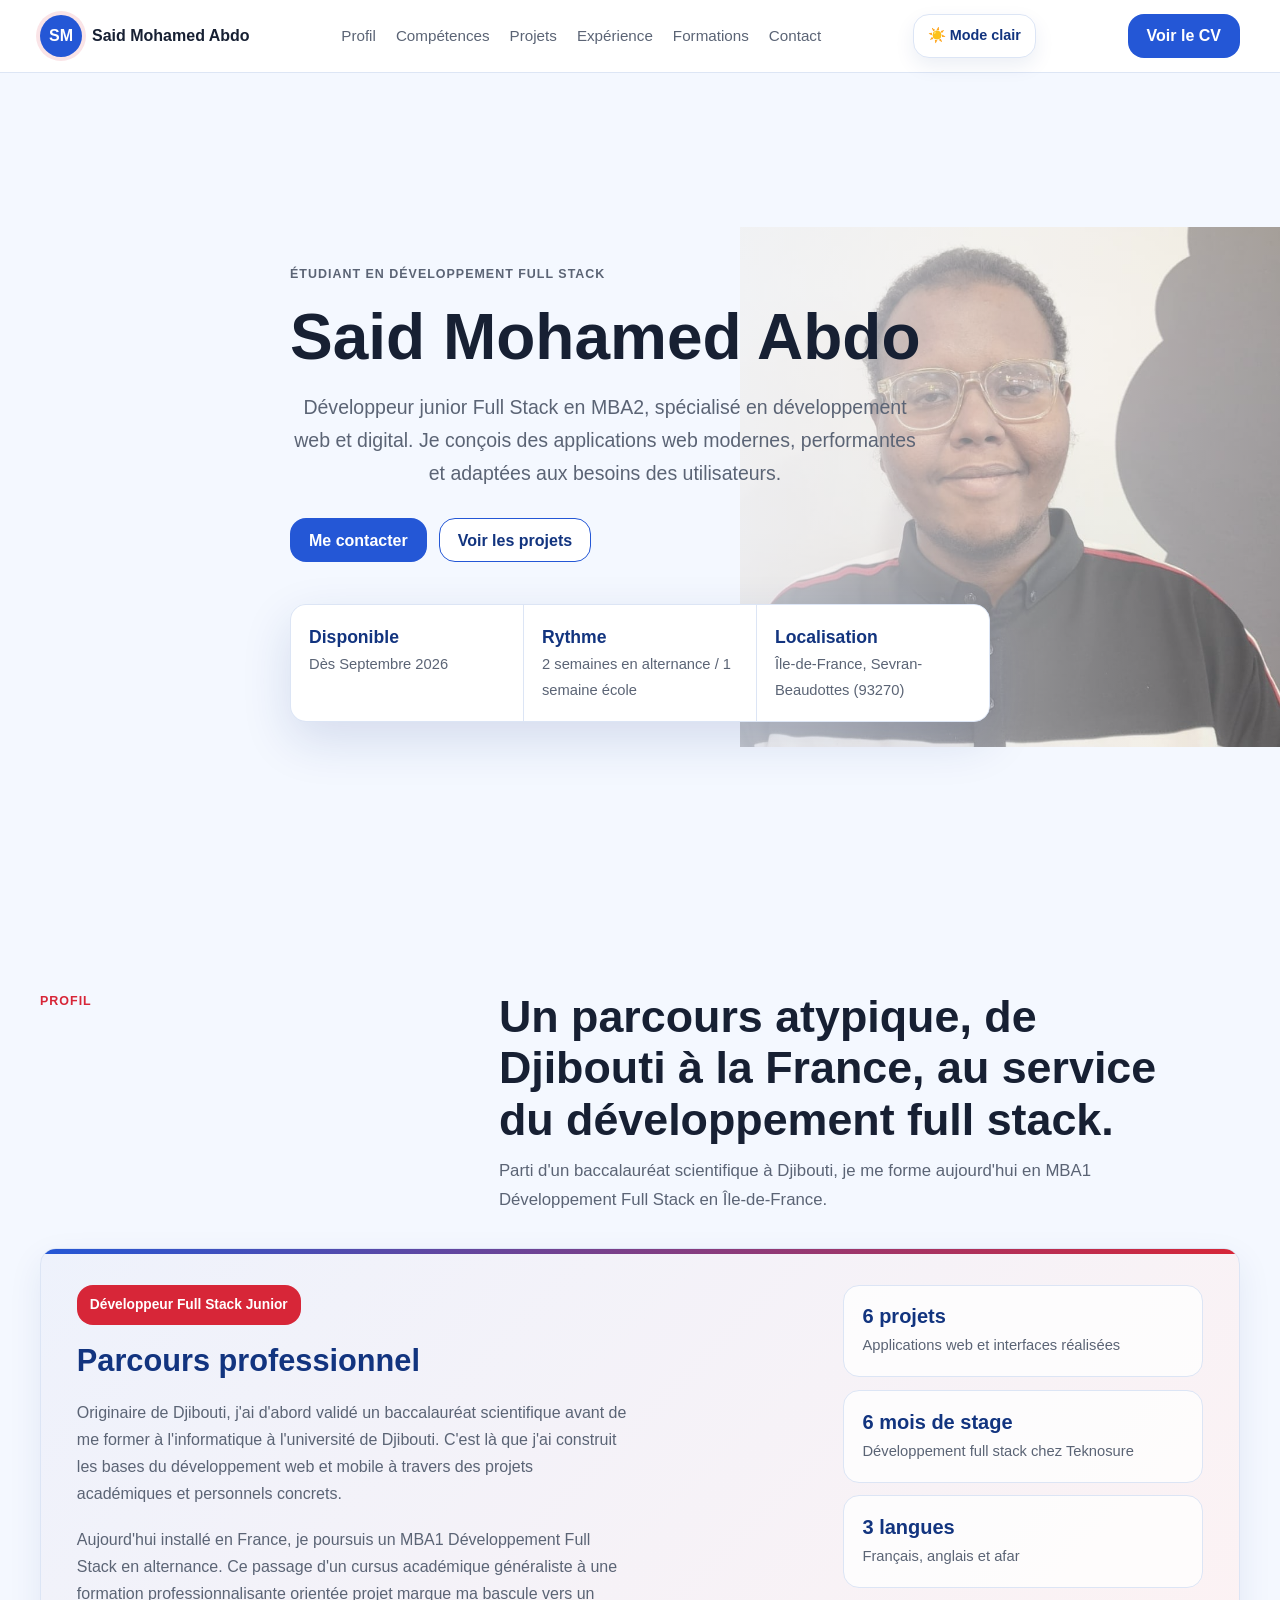
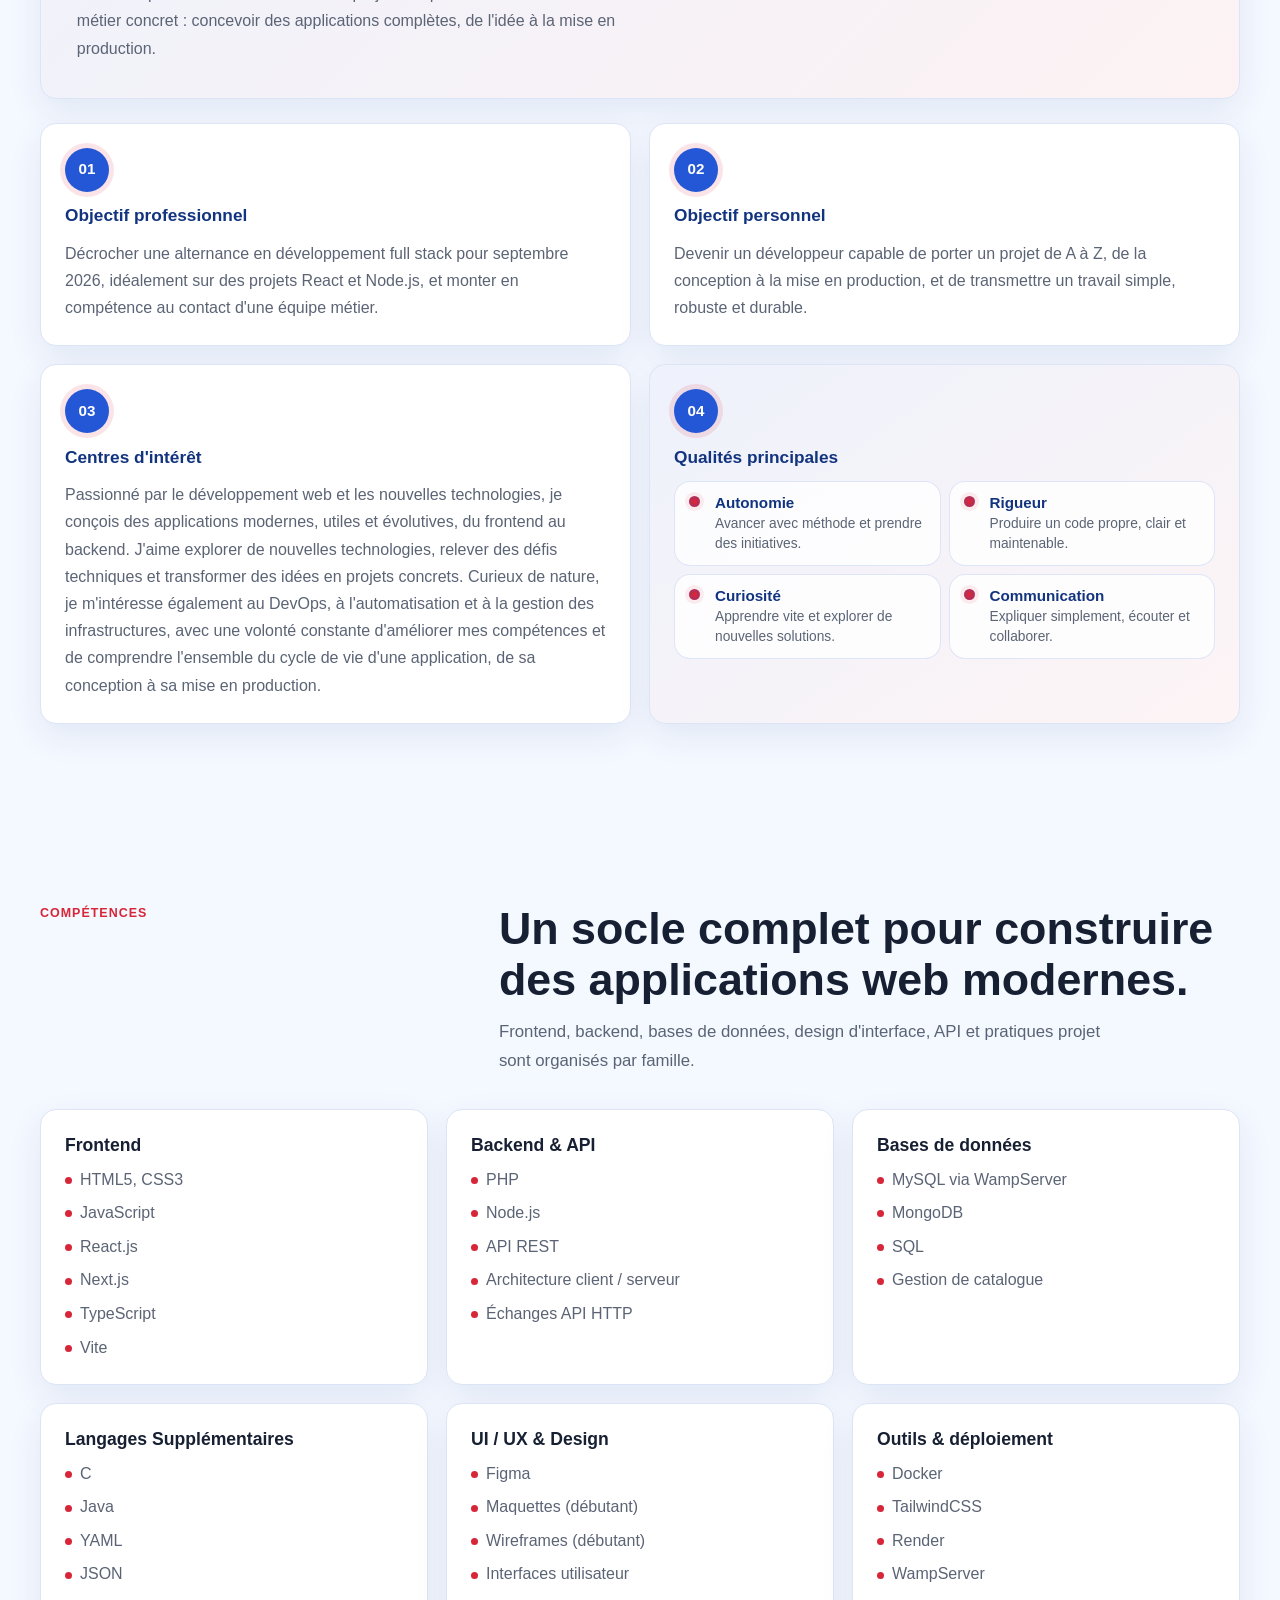
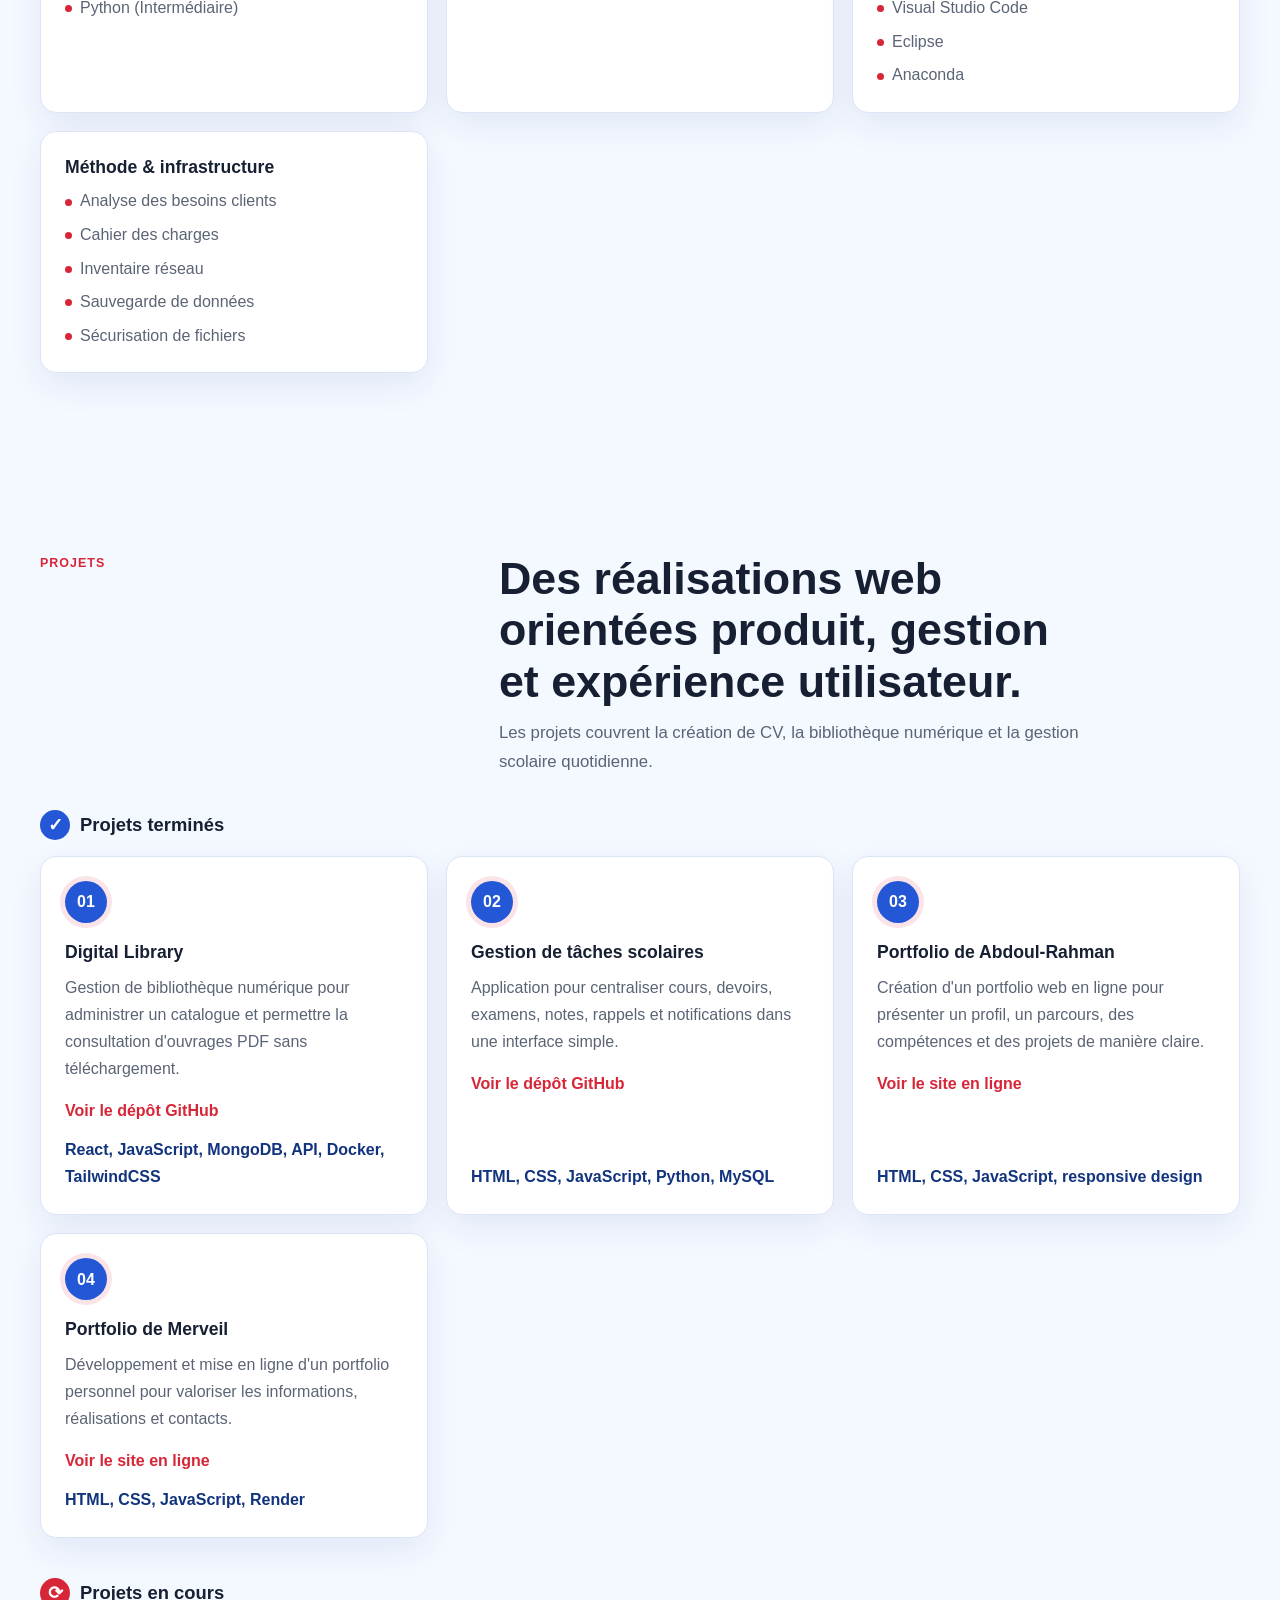
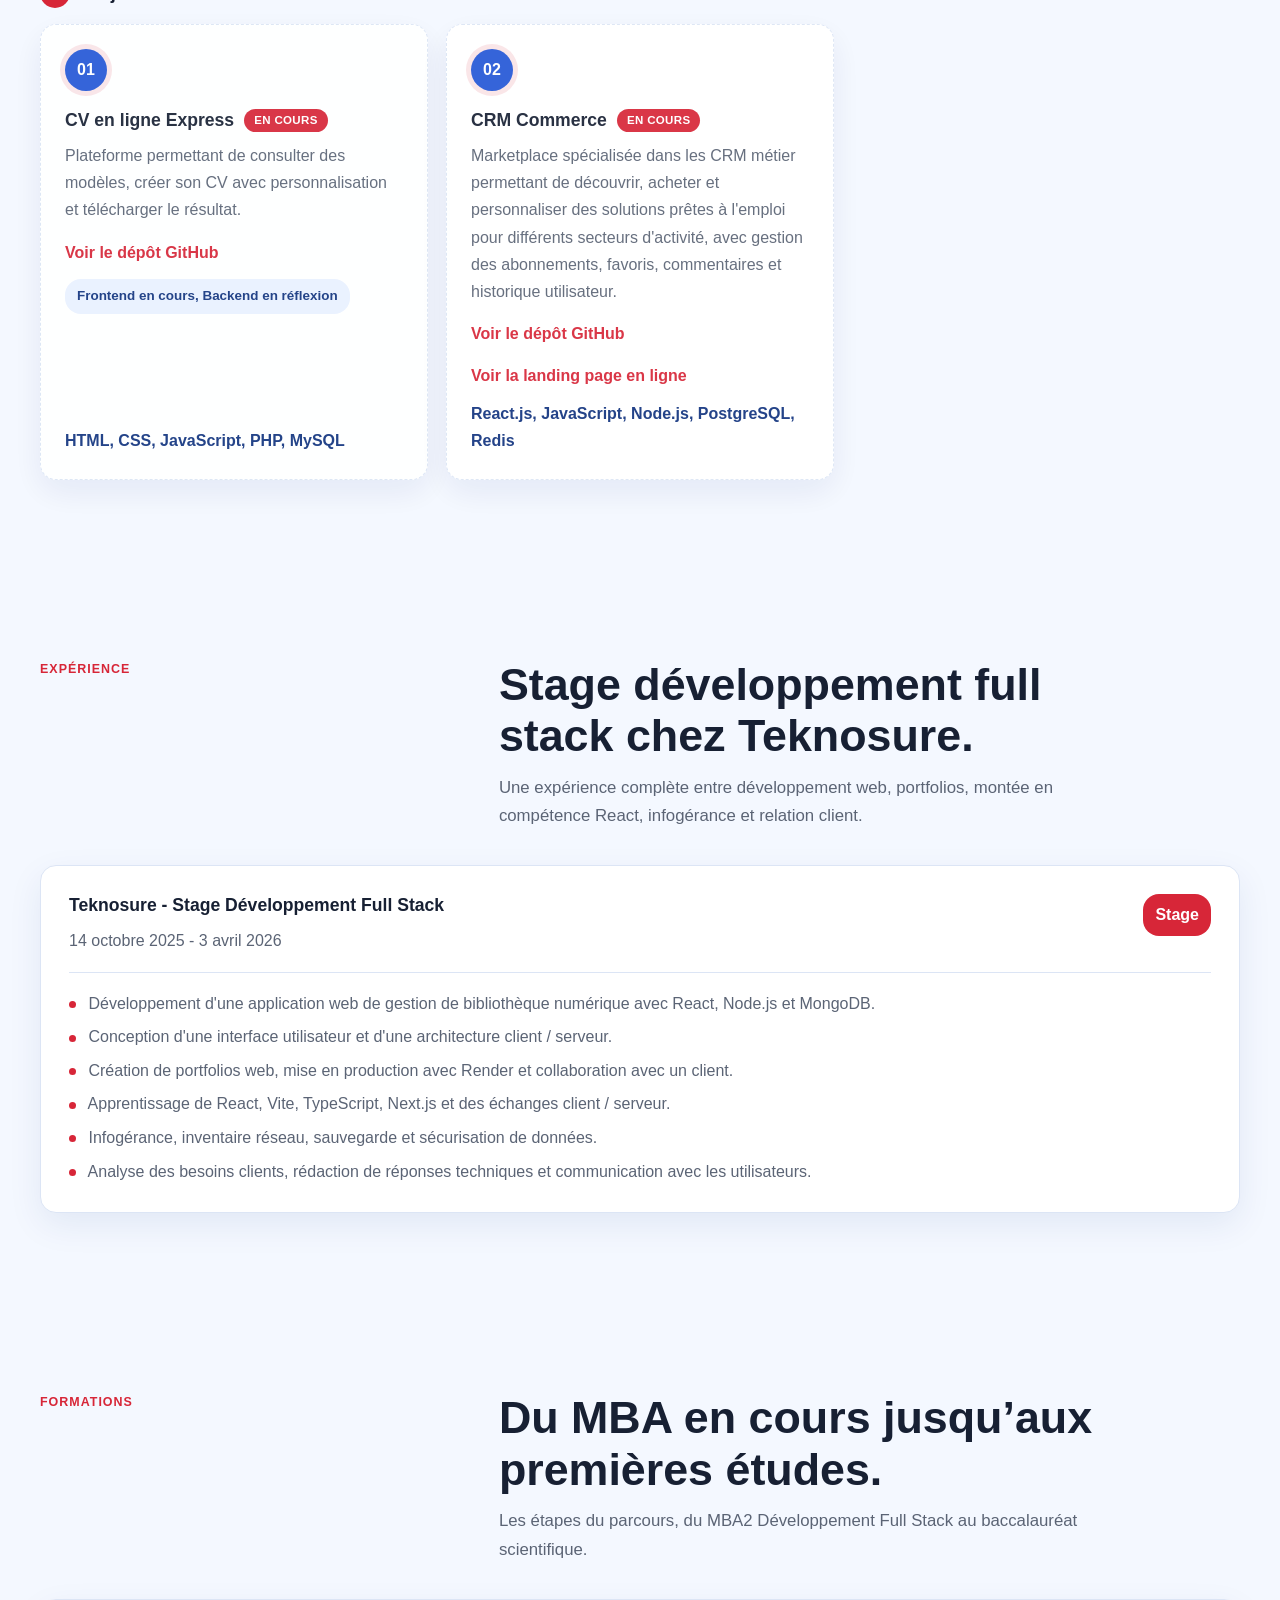
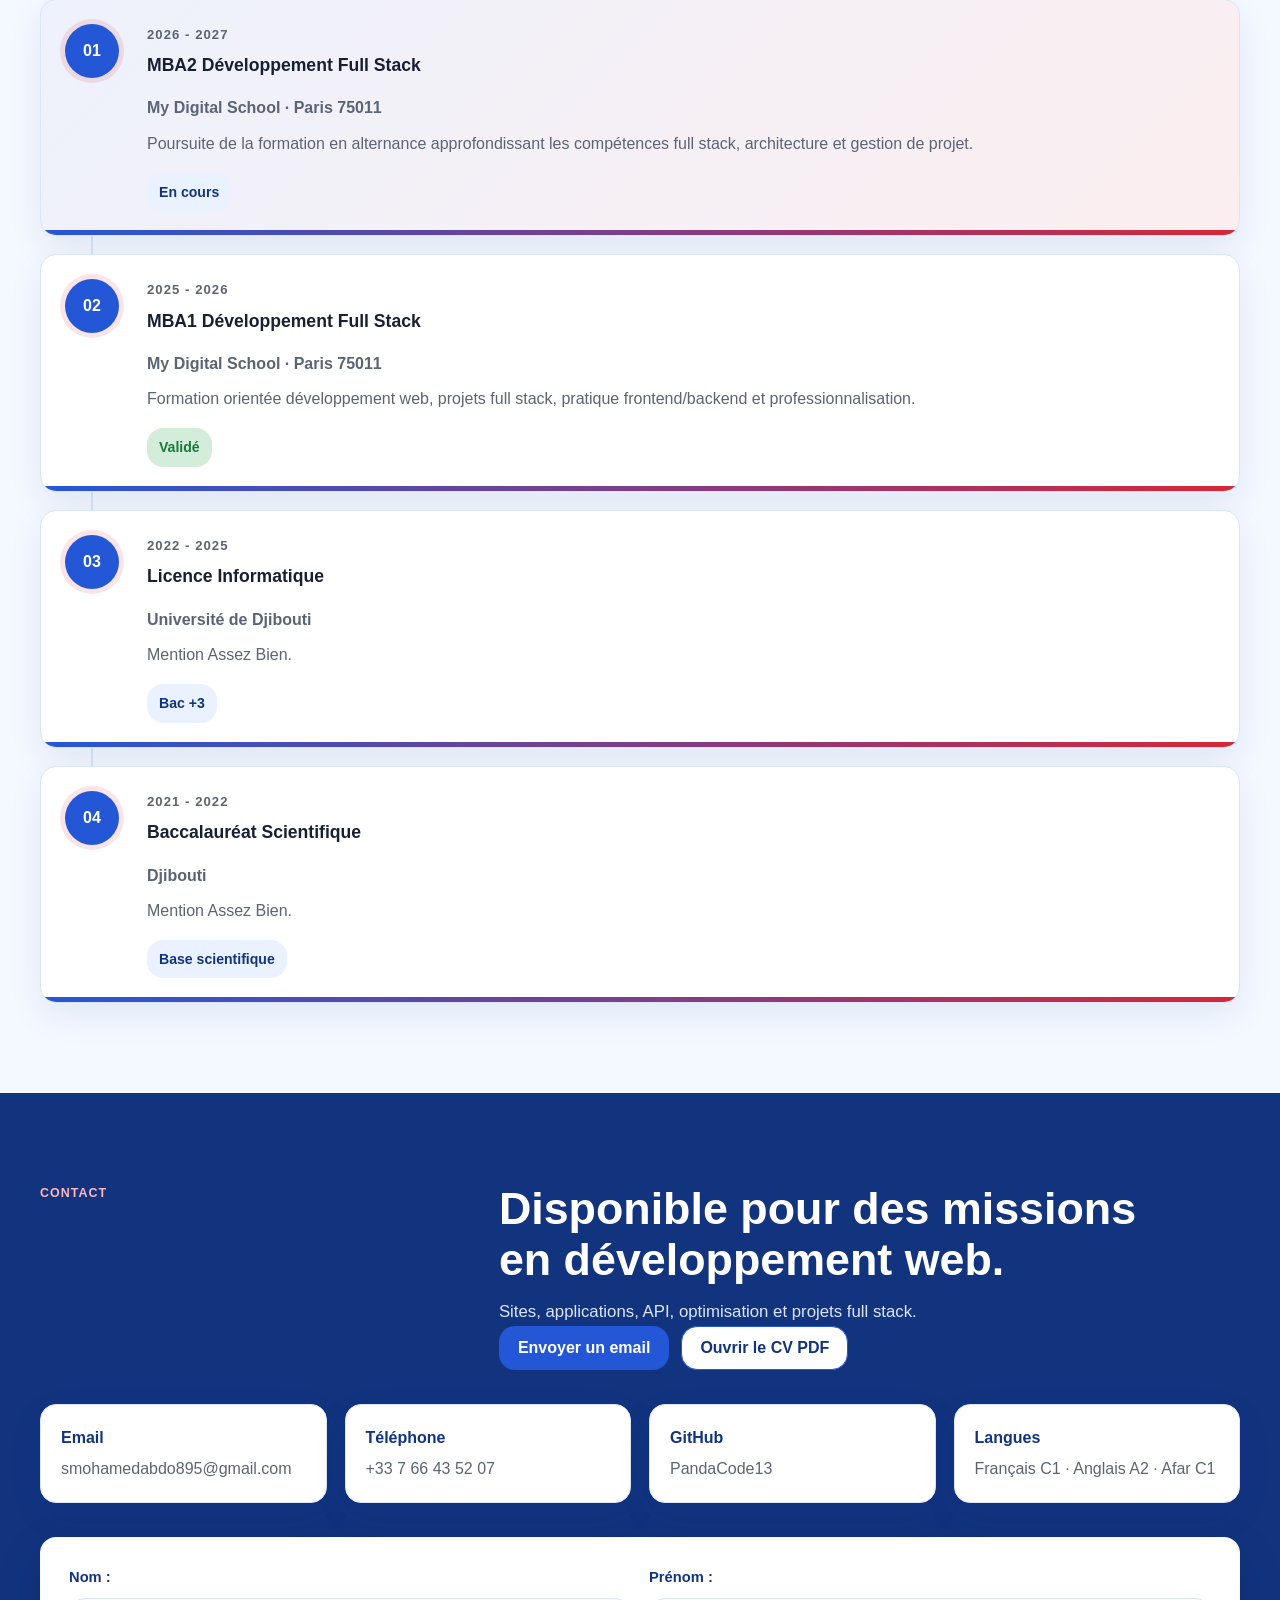
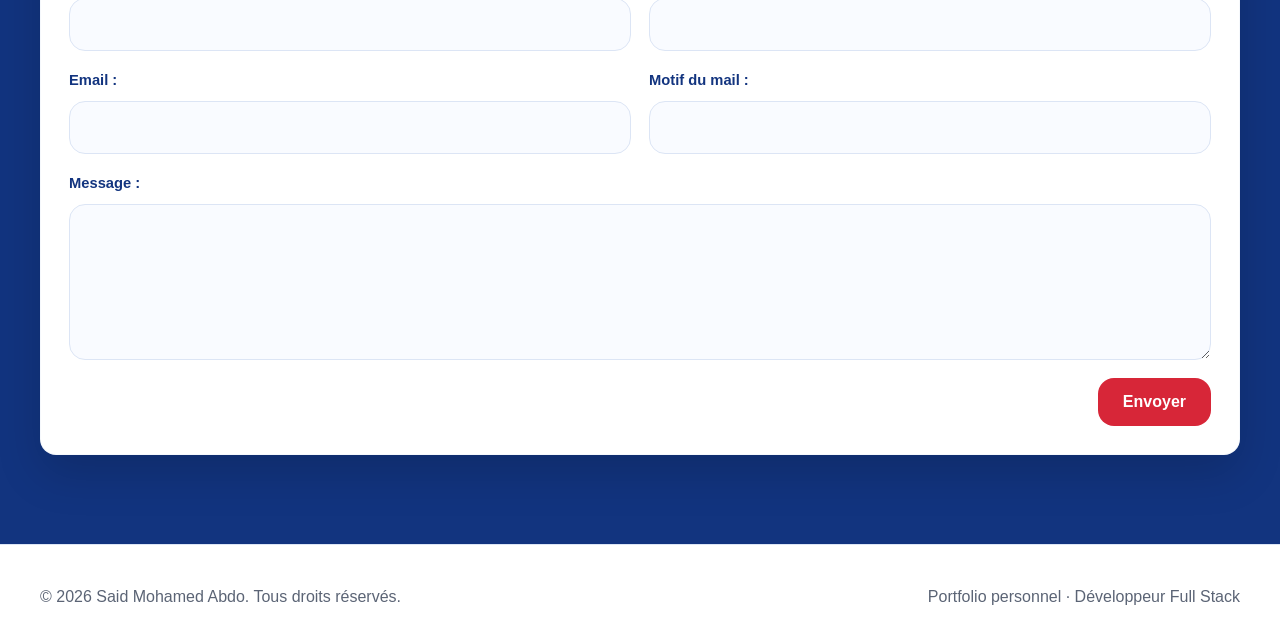
<file: index.html>
﻿<!doctype html>
<html lang="fr">
  <head>
    <meta charset="UTF-8" />
    <meta name="viewport" content="width=device-width, initial-scale=1.0" />
    <meta
      name="description"
      content="Portfolio de Said Mohamed Abdo, étudiant en développement full stack et disponible dès avril 2026."
    />
    <title>Portfolio - Said Mohamed Abdo</title>
    <link rel="stylesheet" href="said.css" />
  </head>
  <body>
    <!--
      En-tête fixe :
      - .site-header reste visible pendant le scroll grâce à position: sticky dans said.css.
      - .brand contient les initiales et le nom.
      - .nav-links pointe vers les sections internes de cette page.
      - .nav-action ouvre le CV PDF original dans un nouvel onglet.
      - .menu-toggle sert au menu mobile et fonctionne avec le script en bas du fichier.
    -->
    <header class="site-header">
      <nav class="container nav" aria-label="Navigation principale">
        <a class="brand" href="#accueil" aria-label="Accueil">
          <span class="brand-mark">SM</span>
          <span>Said Mohamed Abdo</span>
        </a>

        <button
          class="menu-toggle"
          type="button"
          aria-label="Ouvrir le menu"
          aria-expanded="false"
          aria-controls="menu"
        >
          ☰
        </button>

        <ul class="nav-links" id="menu">
          <li><a href="#profil">Profil</a></li>
          <li><a href="#competences">Compétences</a></li>
          <li><a href="#projets">Projets</a></li>
          <li><a href="#experience">Expérience</a></li>
          <li><a href="#formations">Formations</a></li>
          <li><a href="#contact">Contact</a></li>
        </ul>

        <!-- BOUTON TOGGLE -->
        <button id="theme-toggle">☀️ Mode clair</button>

        <a
          class="nav-action"
          href="./CV de MOHAMED ABDO Said.pdf"
          target="_blank"
          rel="noopener"
          >Voir le CV</a
        >
      </nav>
    </header>

    <main>
      <!--
        Hero / première section :
        - La photo est une image de fond dans .hero, pas une balise <img>.
        - Ce choix permet de placer le portrait derrière/à côté du texte comme un visuel de couverture.
        - Le dégradé bleu/blanc défini dans said.css passe au-dessus de la photo pour garder le texte lisible.
        - Sur mobile, le CSS repositionne la photo au-dessus du texte avec background-position: top center.
      -->
      <section class="hero" id="accueil">
        <div class="container hero-content">
          <p class="eyebrow">Étudiant en développement full stack</p>
          <h1>Said Mohamed Abdo</h1>
          <p class="hero-lead">
            Développeur junior Full Stack en MBA2, spécialisé en développement
            web et digital. Je conçois des applications web modernes,
            performantes et adaptées aux besoins des utilisateurs.
          </p>

          <div class="hero-actions">
            <a class="btn btn-primary" href="#contact">Me contacter</a>
            <a class="btn btn-secondary" href="#projets">Voir les projets</a>
          </div>

          <!--
            Résumé en 3 cases :
            .quick-facts crée une grille responsive. Pour ajouter une case,
            dupliquer un bloc <div class="fact">.
          -->
          <div class="quick-facts" aria-label="Informations clés">
            <div class="fact">
              <strong>Disponible</strong>
              <span>Dès Septembre 2026</span>
            </div>
            <div class="fact">
              <strong>Rythme</strong>
              <span>2 semaines en alternance / 1 semaine école</span>
            </div>
            <div class="fact">
              <strong>Localisation</strong>
              <span>Île-de-France, Sevran-Beaudottes (93270)</span>
            </div>
          </div>
        </div>
      </section>

      <!--
        Section Profil :
        - La section est maintenant sans photo.
        - .profile-wrapper organise la grande carte de présentation et les cartes secondaires.
        - .profile-stats affiche les points forts en chiffres (projets, stage, langues).
      -->
      <section id="profil">
        <div class="container">
          <div class="section-head">
            <p class="section-label">Profil</p>
            <div>
              <h2>
                Un parcours atypique, de Djibouti à la France, au service du
                développement full stack.
              </h2>
              <p class="section-text">
                Parti d'un baccalauréat scientifique à Djibouti, je me forme
                aujourd'hui en MBA1 Développement Full Stack en Île-de-France.
              </p>
            </div>
          </div>

          <div class="profile-wrapper">
            <article class="profile-main-card">
              <span class="profile-badge">Développeur Full Stack Junior</span>
              <h3>Parcours professionnel</h3>
              <p>
                Originaire de Djibouti, j'ai d'abord validé un baccalauréat
                scientifique avant de me former à l'informatique à l'université
                de Djibouti. C'est là que j'ai construit les bases du
                développement web et mobile à travers des projets académiques et
                personnels concrets.
              </p>
              <p>
                Aujourd'hui installé en France, je poursuis un MBA1
                Développement Full Stack en alternance. Ce passage d'un cursus
                académique généraliste à une formation professionnalisante
                orientée projet marque ma bascule vers un métier concret :
                concevoir des applications complètes, de l'idée à la mise en
                production.
              </p>

              <div class="profile-stats" aria-label="Points forts en chiffres">
                <div class="stat-box">
                  <strong>6 projets</strong>
                  <span>Applications web et interfaces réalisées</span>
                </div>
                <div class="stat-box">
                  <strong>6 mois de stage</strong>
                  <span>Développement full stack chez Teknosure</span>
                </div>
                <div class="stat-box">
                  <strong>3 langues</strong>
                  <span>Français, anglais et afar</span>
                </div>
              </div>
            </article>

            <div class="profile-grid">
              <article class="profile-card">
                <span class="card-number">01</span>
                <h3>Objectif professionnel</h3>
                <p>
                  Décrocher une alternance en développement full stack pour
                  septembre 2026, idéalement sur des projets React et Node.js,
                  et monter en compétence au contact d'une équipe métier.
                </p>
              </article>

              <article class="profile-card">
                <span class="card-number">02</span>
                <h3>Objectif personnel</h3>
                <p>
                  Devenir un développeur capable de porter un projet de A à Z,
                  de la conception à la mise en production, et de transmettre un
                  travail simple, robuste et durable.
                </p>
              </article>

              <article class="profile-card">
                <span class="card-number">03</span>
                <h3>Centres d'intérêt</h3>
                <p>
                  Passionné par le développement web et les nouvelles
                  technologies, je conçois des applications modernes, utiles et
                  évolutives, du frontend au backend. J'aime explorer de
                  nouvelles technologies, relever des défis techniques et
                  transformer des idées en projets concrets. Curieux de nature,
                  je m'intéresse également au DevOps, à l'automatisation et à la
                  gestion des infrastructures, avec une volonté constante
                  d'améliorer mes compétences et de comprendre l'ensemble du
                  cycle de vie d'une application, de sa conception à sa mise en
                  production.
                </p>
              </article>

              <article class="profile-card quality-card">
                <span class="card-number">04</span>
                <h3>Qualités principales</h3>
                <ul class="quality-list" aria-label="Qualités principales">
                  <li>
                    <strong>Autonomie</strong>
                    <span
                      >Avancer avec méthode et prendre des initiatives.</span
                    >
                  </li>
                  <li>
                    <strong>Rigueur</strong>
                    <span>Produire un code propre, clair et maintenable.</span>
                  </li>
                  <li>
                    <strong>Curiosité</strong>
                    <span
                      >Apprendre vite et explorer de nouvelles solutions.</span
                    >
                  </li>
                  <li>
                    <strong>Communication</strong>
                    <span>Expliquer simplement, écouter et collaborer.</span>
                  </li>
                </ul>
              </article>
            </div>
          </div>
        </div>
      </section>

      <!--
        Section Compétences :
        - Reprend le design en cartes utilisé pour le portfolio de Fathia.
        - Chaque .skill-group représente une famille de compétences issue du CV.
        - Pour ajouter une compétence, modifier la liste de la carte correspondante.
      -->
      <section id="competences">
        <div class="container">
          <div class="section-head">
            <p class="section-label">Compétences</p>
            <div>
              <h2>
                Un socle complet pour construire des applications web modernes.
              </h2>
              <p class="section-text">
                Frontend, backend, bases de données, design d'interface, API et
                pratiques projet sont organisés par famille.
              </p>
            </div>
          </div>

          <div class="skills-grid">
            <article class="skill-group">
              <h3>Frontend</h3>
              <ul>
                <li>HTML5, CSS3</li>
                <li>JavaScript</li>
                <li>React.js</li>
                <li>Next.js</li>
                <li>TypeScript</li>
                <li>Vite</li>
              </ul>
            </article>

            <article class="skill-group">
              <h3>Backend & API</h3>
              <ul>
                <li>PHP</li>
                <li>Node.js</li>
                <li>API REST</li>
                <li>Architecture client / serveur</li>
                <li>Échanges API HTTP</li>
              </ul>
            </article>

            <article class="skill-group">
              <h3>Bases de données</h3>
              <ul>
                <li>MySQL via WampServer</li>
                <li>MongoDB</li>
                <li>SQL</li>
                <li>Gestion de catalogue</li>
              </ul>
            </article>

            <article class="skill-group">
              <h3>Langages Supplémentaires</h3>
              <ul>
                <li>C</li>
                <li>Java</li>
                <li>YAML</li>
                <li>JSON</li>
                <li>Python (Intermédiaire)</li>
              </ul>
            </article>

            <article class="skill-group">
              <h3>UI / UX & Design</h3>
              <ul>
                <li>Figma</li>
                <li>Maquettes (débutant)</li>
                <li>Wireframes (débutant)</li>
                <li>Interfaces utilisateur</li>
              </ul>
            </article>

            <article class="skill-group">
              <h3>Outils & déploiement</h3>
              <ul>
                <li>Docker</li>
                <li>TailwindCSS</li>
                <li>Render</li>
                <li>WampServer</li>
                <li>Visual Studio Code</li>
                <li>Eclipse</li>
                <li>Anaconda</li>
              </ul>
            </article>

            <article class="skill-group">
              <h3>Méthode & infrastructure</h3>
              <ul>
                <li>Analyse des besoins clients</li>
                <li>Cahier des charges</li>
                <li>Inventaire réseau</li>
                <li>Sauvegarde de données</li>
                <li>Sécurisation de fichiers</li>
              </ul>
            </article>
          </div>
        </div>
      </section>

      <!--
        Section Projets :
        - Les projets viennent du CV de Said.
        - Chaque carte contient l'objectif, les missions principales et la stack.
        - .project-num donne un repère visuel bleu/rouge.
      -->
      <section id="projets">
        <div class="container">
          <div class="section-head">
            <p class="section-label">Projets</p>
            <div>
              <h2>
                Des réalisations web orientées produit, gestion et expérience
                utilisateur.
              </h2>
              <p class="section-text">
                Les projets couvrent la création de CV, la bibliothèque
                numérique et la gestion scolaire quotidienne.
              </p>
            </div>
          </div>

          <div class="projects-terminated">
            <h3 class="projects-subtitle">
              <span aria-hidden="true">✓</span>
              Projets terminés
            </h3>
            <div class="projects-grid">
              <article class="project">
                <span class="project-num">01</span>
                <h3>Digital Library</h3>
                <p>
                  Gestion de bibliothèque numérique pour administrer un
                  catalogue et permettre la consultation d'ouvrages PDF sans
                  téléchargement.
                </p>
                <a
                  class="project-link"
                  href="https://github.com/PandaCode13/bibliotheque-management.git"
                  target="_blank"
                  rel="noopener noreferrer"
                  >Voir le dépôt GitHub</a
                >
                <p class="project-stack">
                  React, JavaScript, MongoDB, API, Docker, TailwindCSS
                </p>
              </article>

              <article class="project">
                <span class="project-num">02</span>
                <h3>Gestion de tâches scolaires</h3>
                <p>
                  Application pour centraliser cours, devoirs, examens, notes,
                  rappels et notifications dans une interface simple.
                </p>
                <a
                  class="project-link"
                  href="https://github.com/PandaCode13/Application-de-Gestionnaire-de-taches-scolaires.git"
                  target="_blank"
                  rel="noopener noreferrer"
                  >Voir le dépôt GitHub</a
                >
                <p class="project-stack">
                  HTML, CSS, JavaScript, Python, MySQL
                </p>
              </article>

              <article class="project">
                <span class="project-num">03</span>
                <h3>Portfolio de Abdoul-Rahman</h3>
                <p>
                  Création d'un portfolio web en ligne pour présenter un profil,
                  un parcours, des compétences et des projets de manière claire.
                </p>
                <a
                  class="project-link"
                  href="https://abdel-abden.fr/"
                  target="_blank"
                  rel="noopener noreferrer"
                  >Voir le site en ligne</a
                >
                <p class="project-stack">
                  HTML, CSS, JavaScript, responsive design
                </p>
              </article>

              <article class="project">
                <span class="project-num">04</span>
                <h3>Portfolio de Merveil</h3>
                <p>
                  Développement et mise en ligne d'un portfolio personnel pour
                  valoriser les informations, réalisations et contacts.
                </p>
                <a
                  class="project-link"
                  href="https://portfolio-merveil.onrender.com/"
                  target="_blank"
                  rel="noopener noreferrer"
                  >Voir le site en ligne</a
                >
                <p class="project-stack">HTML, CSS, JavaScript, Render</p>
              </article>
            </div>
          </div>

          <div class="projects-ongoing">
            <h3 class="projects-subtitle">
              <span aria-hidden="true">⟳</span>
              Projets en cours
            </h3>
            <div class="projects-grid">
              <article class="project project-ongoing">
                <span class="project-num">01</span>
                <h3 class="project-title">
                  CV en ligne Express
                  <span class="project-badge" role="status">En cours</span>
                </h3>
                <p>
                  Plateforme permettant de consulter des modèles, créer son CV
                  avec personnalisation et télécharger le résultat.
                </p>
                <a
                  class="project-link"
                  href="https://github.com/PandaCode13/CV-EN-LIGNE-EXPRESS.git"
                  target="_blank"
                  rel="noopener noreferrer"
                >
                  Voir le dépôt GitHub
                </a>
                <p class="project-progress">
                  Frontend en cours, Backend en réflexion
                </p>
                <p class="project-stack">HTML, CSS, JavaScript, PHP, MySQL</p>
              </article>

              <article class="project project-ongoing">
                <span class="project-num">02</span>
                <h3 class="project-title">
                  CRM Commerce
                  <span class="project-badge" role="status">En cours</span>
                </h3>
                <p>
                  Marketplace spécialisée dans les CRM métier permettant de
                  découvrir, acheter et personnaliser des solutions prêtes à
                  l'emploi pour différents secteurs d'activité, avec gestion des
                  abonnements, favoris, commentaires et historique utilisateur.
                </p>
                <a
                  class="project-link"
                  href="https://github.com/PandaCode13/CRM-Commerce"
                  target="_blank"
                  rel="noopener noreferrer"
                >
                  Voir le dépôt GitHub
                </a>
                <a
                  href="https://crm-landing-page-nzy8.onrender.com/"
                  class="project-link"
                  target="_blank"
                  rel="noopener noreferrer"
                >
                  Voir la landing page en ligne
                </a>
                <p class="project-stack">
                  React.js, JavaScript, Node.js, PostgreSQL, Redis
                </p>
              </article>
            </div>
          </div>
        </div>
      </section>

      <!--
        Section Expérience :
        - Présente le stage Teknosure et les grandes missions.
        - .experience-card est une carte large pour garder la lecture fluide.
      -->
      <section id="experience">
        <div class="container">
          <div class="section-head">
            <p class="section-label">Expérience</p>
            <div>
              <h2>Stage développement full stack chez Teknosure.</h2>
              <p class="section-text">
                Une expérience complète entre développement web, portfolios,
                montée en compétence React, infogérance et relation client.
              </p>
            </div>
          </div>

          <article class="experience-card">
            <div class="experience-top">
              <div>
                <h3>Teknosure - Stage Développement Full Stack</h3>
                <p>14 octobre 2025 - 3 avril 2026</p>
              </div>
              <span>Stage</span>
            </div>
            <ul class="experience-list">
              <li>
                Développement d'une application web de gestion de bibliothèque
                numérique avec React, Node.js et MongoDB.
              </li>
              <li>
                Conception d'une interface utilisateur et d'une architecture
                client / serveur.
              </li>
              <li>
                Création de portfolios web, mise en production avec Render et
                collaboration avec un client.
              </li>
              <li>
                Apprentissage de React, Vite, TypeScript, Next.js et des
                échanges client / serveur.
              </li>
              <li>
                Infogérance, inventaire réseau, sauvegarde et sécurisation de
                données.
              </li>
              <li>
                Analyse des besoins clients, rédaction de réponses techniques et
                communication avec les utilisateurs.
              </li>
            </ul>
          </article>
        </div>
      </section>

      <!-- Parcours de formation présenté du plus récent au plus ancien. -->
      <section id="formations">
        <div class="container">
          <div class="section-head">
            <p class="section-label">Formations</p>
            <div>
              <h2>
                Du MBA en cours jusqu’aux premières études.
              </h2>
              <p class="section-text">
                Les étapes du parcours, du MBA2 Développement Full Stack au
                baccalauréat scientifique.
              </p>
            </div>
          </div>

          <div class="education-grid">
            <article class="education-card education-card-featured">
              <div class="education-marker">01</div>
              <div class="education-content">
                <p class="education-date">2026 - 2027</p>
                <h3>MBA2 Développement Full Stack</h3>
                <p class="education-place">My Digital School · Paris 75011</p>
                <p>
                  Poursuite de la formation en alternance approfondissant les
                  compétences full stack, architecture et gestion de projet.
                </p>
                <span class="education-badge">En cours</span>
              </div>
            </article>

            <article class="education-card">
              <div class="education-marker">02</div>
              <div class="education-content">
                <p class="education-date">2025 - 2026</p>
                <h3>MBA1 Développement Full Stack</h3>
                <p class="education-place">My Digital School · Paris 75011</p>
                <p>
                  Formation orientée développement web, projets full stack,
                  pratique frontend/backend et professionnalisation.
                </p>
                <span class="education-badge education-badge-validated"
                  >Validé</span
                >
              </div>
            </article>

            <article class="education-card">
              <div class="education-marker">03</div>
              <div class="education-content">
                <p class="education-date">2022 - 2025</p>
                <h3>Licence Informatique</h3>
                <p class="education-place">Université de Djibouti</p>
                <p>Mention Assez Bien.</p>
                <span class="education-badge">Bac +3</span>
              </div>
            </article>

            <article class="education-card">
              <div class="education-marker">04</div>
              <div class="education-content">
                <p class="education-date">2021 - 2022</p>
                <h3>Baccalauréat Scientifique</h3>
                <p class="education-place">Djibouti</p>
                <p>Mention Assez Bien.</p>
                <span class="education-badge">Base scientifique</span>
              </div>
            </article>
          </div>
        </div>
      </section>

      <!--
        Section Articles :
        - Présente les articles de blog de Said.
        - Chaque .article-card contient un titre, une date, un extrait et un lien vers l'article complet.
        - Pour ajouter un article, dupliquer une carte .article-card et mettre à jour les informations. 
      -->

      <!-- <section id="articles">
        <div class="container">
          <div class="section-head">
            <p class="section-label">Articles</p>

            <div>
              <h2>
                Partager mes apprentissages et mon expérience en développement.
              </h2>

              <p class="section-text">
                Une sélection d'articles techniques rédigés à partir de mes
                projets, de mon stage chez Teknosure et de mes découvertes dans
                le développement web, le full stack, le DevOps et
                l'infrastructure.
              </p>
            </div>
          </div>
          <div class="articles-grid">
            <article class="article-card" category="backend">
              <span class="tag">Backend</span>
              <h3>Comment créer une API REST avec Node.js et Express</h3>
              <p>
                Un guide étape par étape pour construire une API REST simple
                avec Node.js, Express et MongoDB, incluant la gestion des
                routes, des données et des erreurs.
              </p>
              <a href="ARTICLES/article1.html"> Lire l'article </a>
            </article>
            <article class="article-card" category="frontend">
              <span class="tag">Frontend</span>
              <h3>
                Introduction aux frameworks JavaScript pour le développement web
              </h3>
              <p>
                Découvrez les principaux frameworks JavaScript utilisés pour
                créer des applications web modernes, leurs avantages et leurs
                inconvénients.
              </p>
              <a href="ARTICLES/article2.html"> Lire l'article </a>
            </article>
            <article class="article-card" category="frontend">
              <span class="tag">Frontend</span>
              <h3>
                Introduction aux frameworks Typescript pour le développement web
              </h3>
              <p>
                Découvrez les principaux frameworks Typescript utilisés pour
                créer des applications web modernes, leurs avantages et leurs
                inconvénients.
              </p>
              <a href="ARTICLES/article3.html"> Lire l'article </a>
            </article>
            <article class="article-card" category="fullstack">
              <span class="tag">Fullstack</span>
              <h3>A la découverte des sites web full stack</h3>
              <p>
                Expliquez mon ressenti et mon expérience lors de la création de
                mon premier site web full stack : Library Digital.
              </p>
              <a href="ARTICLES/article4.html"> Lire l'article </a>
            </article>
            <article class="article-card" category="reseaux">
              <span class="tag">Réseaux</span>
              <h3>Digitaliser l'inventaire d'une entreprise</h3>
              <p>
                Comprendre comment digitaliser l'inventaire d'une entreprise
                pour améliorer l'efficacité et la transparence avec une
                explication détaillée.
              </p>
              <a href="ARTICLES/article5.html"> Lire l'article </a>
            </article>
            <article class="article-card" category="frontend">
              <span class="tag">Frontend</span>
              <h3>Introduction au framework React pour le développement web</h3>
              <p>
                Découvrez le principal framework React utilisés pour créer des
                applications web modernes, leurs avantages et leurs
                inconvénients.
              </p>
              <a href="ARTICLES/article6.html"> Lire l'article </a>
            </article>
            <article class="article-card" category="devops">
              <span class="tag">DevOps</span>
              <h3>L'utilité de Docker dans un projet full stack</h3>
              <p>
                Découvrez les avantages de l'utilisation de Docker dans le
                développement full stack, notamment pour la gestion des
                dépendances et le déploiement.
              </p>
              <a href="ARTICLES/article7.html"> Lire l'article </a>
            </article>
          </div>
        </div>
      </section> -->

      <!--
        Section Contact :
        - Les cartes sont des liens complets pour faciliter le clic.
        - mailto: ouvre un email, tel: lance un appel sur téléphone.
      -->
      <section class="contact-band" id="contact">
        <div class="container">
          <div class="section-head">
            <p class="section-label">Contact</p>
            <div>
              <h2>Disponible pour des missions en développement web.</h2>
              <p class="section-text">
                Sites, applications, API, optimisation et projets full stack.
              </p>
              <div class="contact-actions">
                <a
                  class="btn btn-primary"
                  href="mailto:smohamedabdo895@gmail.com"
                  >Envoyer un email</a
                >
                <a
                  class="btn btn-secondary"
                  href="./CV de MOHAMED ABDO Said.pdf"
                  target="_blank"
                  rel="noopener"
                  >Ouvrir le CV PDF</a
                >
              </div>
            </div>
          </div>

          <div class="contact-grid">
            <a class="contact-card" href="mailto:smohamedabdo895@gmail.com">
              <strong>Email</strong>
              <p>smohamedabdo895@gmail.com</p>
            </a>
            <a class="contact-card" href="tel:+33766435207">
              <strong>Téléphone</strong>
              <p>+33 7 66 43 52 07</p>
            </a>
            <a
              class="contact-card"
              href="https://github.com/PandaCode13"
              target="_blank"
              rel="noopener"
            >
              <strong>GitHub</strong>
              <p>PandaCode13</p>
            </a>
            <div class="contact-card">
              <strong>Langues</strong>
              <p>Français C1 · Anglais A2 · Afar C1</p>
            </div>
          </div>

          <div class="contact-form">
            <form id="contact-form">
              <div class="form-group">
                <label for="nom_user">Nom :</label>
                <input
                  type="text"
                  id="nom_user"
                  name="nom"
                  autocomplete="family-name"
                  required=""
                />
              </div>

              <div class="form-group">
                <label for="prenom_user">Prénom :</label>
                <input
                  type="text"
                  id="prenom_user"
                  name="prenom"
                  autocomplete="given-name"
                  required=""
                />
              </div>

              <div class="form-group">
                <label for="email_user">Email :</label>
                <input
                  type="email"
                  id="email_user"
                  name="email"
                  autocomplete="email"
                  required=""
                />
              </div>

              <div class="form-group">
                <label for="motif_user">Motif du mail :</label>
                <input type="text" id="motif_user" name="motif" required="" />
              </div>

              <div class="form-group">
                <label for="message_user">Message :</label>
                <textarea
                  id="message_user"
                  name="message"
                  rows="5"
                  required=""
                ></textarea>
              </div>

              <button type="submit">Envoyer</button>
            </form>
          </div>
        </div>
      </section>
    </main>

    <!--
      Pied de page :
      information courte pour finir la page sans répéter toute la section contact.
    -->
    <footer class="site-footer">
      <div class="container footer-inner">
        <p>&copy; 2026 Said Mohamed Abdo. Tous droits réservés.</p>
        <p>Portfolio personnel · Développeur Full Stack</p>
      </div>
    </footer>

    <!--
      Flèche "remonter en haut" :
      - .back-to-top reste fixée en bas à droite.
      - Elle n'apparaît qu'après un scroll (classe .visible ajoutée par le script).
      - Le clic fait remonter la page vers #accueil.
    -->
    <button
      class="back-to-top"
      id="back-to-top"
      type="button"
      aria-label="Remonter en haut de la page"
    >
      ↑
    </button>

    <!--
      Script du menu mobile :
      - .is-open est ajoutée/retirée sur .nav-links.
      - aria-expanded indique l'état du menu aux lecteurs d'écran.
      - Le menu se ferme après un clic sur une ancre.
    -->
    <script>
      const toggle = document.querySelector(".menu-toggle");
      const menu = document.querySelector(".nav-links");

      toggle.addEventListener("click", () => {
        const isOpen = menu.classList.toggle("is-open");
        toggle.setAttribute("aria-expanded", String(isOpen));
        toggle.setAttribute(
          "aria-label",
          isOpen ? "Fermer le menu" : "Ouvrir le menu",
        );
        toggle.textContent = isOpen ? "×" : "☰";
      });

      menu.querySelectorAll("a").forEach((link) => {
        link.addEventListener("click", () => {
          menu.classList.remove("is-open");
          toggle.setAttribute("aria-expanded", "false");
          toggle.setAttribute("aria-label", "Ouvrir le menu");
          toggle.textContent = "☰";
        });
      });

      // ============================================
      // GESTION DU FORMULAIRE DE CONTACT
      // ============================================

      const nom_user = document.querySelector("#nom_user");
      const prenom_user = document.querySelector("#prenom_user");
      const email_user = document.querySelector("#email_user");
      const motif_user = document.querySelector("#motif_user");
      const message_user = document.querySelector("#message_user");
      const form = document.querySelector("#contact-form");

      const emailGeneral = "smohamedabdo895@gmail.com";

      // ============================================
      // FONCTION ANTI-CARACTÈRES SPÉCIAUX
      // ============================================

      function contientCaracteresSpeciaux(texte) {
        const regex = /[^a-zA-ZÀ-ÿ0-9\s]/;
        return regex.test(texte);
      }

      // ============================================
      // FONCTION ENVOI EMAIL
      // ============================================

      function sendEmail(e) {
        e.preventDefault();

        // Vérification des éléments
        if (
          !nom_user ||
          !prenom_user ||
          !email_user ||
          !motif_user ||
          !message_user ||
          !form
        ) {
          alert("Erreur : formulaire introuvable.");
          return;
        }

        // Récupération des valeurs
        const nom = nom_user.value.trim();
        const prenom = prenom_user.value.trim();
        const email = email_user.value.trim();
        const motif = motif_user.value.trim();
        const message = message_user.value.trim();

        // Vérification champs vides
        if (
          nom === "" ||
          prenom === "" ||
          email === "" ||
          motif === "" ||
          message === ""
        ) {
          alert("Veuillez remplir tous les champs.");
          return;
        }

        // Vérification caractères spéciaux
        if (
          contientCaracteresSpeciaux(nom) ||
          contientCaracteresSpeciaux(prenom)
        ) {
          alert(
            "Les caractères spéciaux sont interdits dans le nom et le prénom.",
          );
          return;
        }

        // Vérification email
        const emailRegex = /^[^\s@]+@[^\s@]+\.[^\s@]+$/;

        if (!emailRegex.test(email)) {
          alert("Veuillez entrer une adresse email valide.");
          return;
        }

        // Sujet du mail
        const subject = `Message Portfolio - ${prenom} ${nom}`;

        // Corps du mail
        const body = `
Nom : ${nom}
Prénom : ${prenom}
Email : ${email}
Motif : ${motif}

Message :
${message}
`;

        // Ouvre le client mail
        window.location.href = `mailto:${emailGeneral}?subject=${encodeURIComponent(subject)}&body=${encodeURIComponent(body)}`;

        // Reset formulaire
        form.reset();

        // Message confirmation
        alert("Votre client mail va s'ouvrir afin d'envoyer le message.");
      }

      // ============================================
      // EVENT LISTENER
      // ============================================

      form.addEventListener("submit", sendEmail);

      // =========================
      // TOGGLE THEME
      // =========================

      const toggleBtn = document.getElementById("theme-toggle");

      // Charger le thème sauvegardé
      if (localStorage.getItem("theme") === "dark") {
        document.body.classList.add("dark-mode");
        toggleBtn.textContent = "☀️ Mode Clair";
      }

      toggleBtn.addEventListener("click", () => {
        document.body.classList.toggle("dark-mode");

        // Vérifie si dark mode actif
        const isDark = document.body.classList.contains("dark-mode");

        // Changer icône
        toggleBtn.textContent = isDark ? "☀️ Mode Clair" : "🌙 Mode Sombre";

        // Sauvegarde du thème
        localStorage.setItem("theme", isDark ? "dark" : "light");
      });

      // =========================
      // FLÈCHE REMONTER EN HAUT
      // =========================

      const backToTop = document.getElementById("back-to-top");

      window.addEventListener("scroll", () => {
        backToTop.classList.toggle("visible", window.scrollY > 400);
      });

      const reduceMotion = window.matchMedia(
        "(prefers-reduced-motion: reduce)",
      );

      backToTop.addEventListener("click", () => {
        window.scrollTo({
          top: 0,
          behavior: reduceMotion.matches ? "auto" : "smooth",
        });
      });
    </script>
  </body>
</html>
</file>
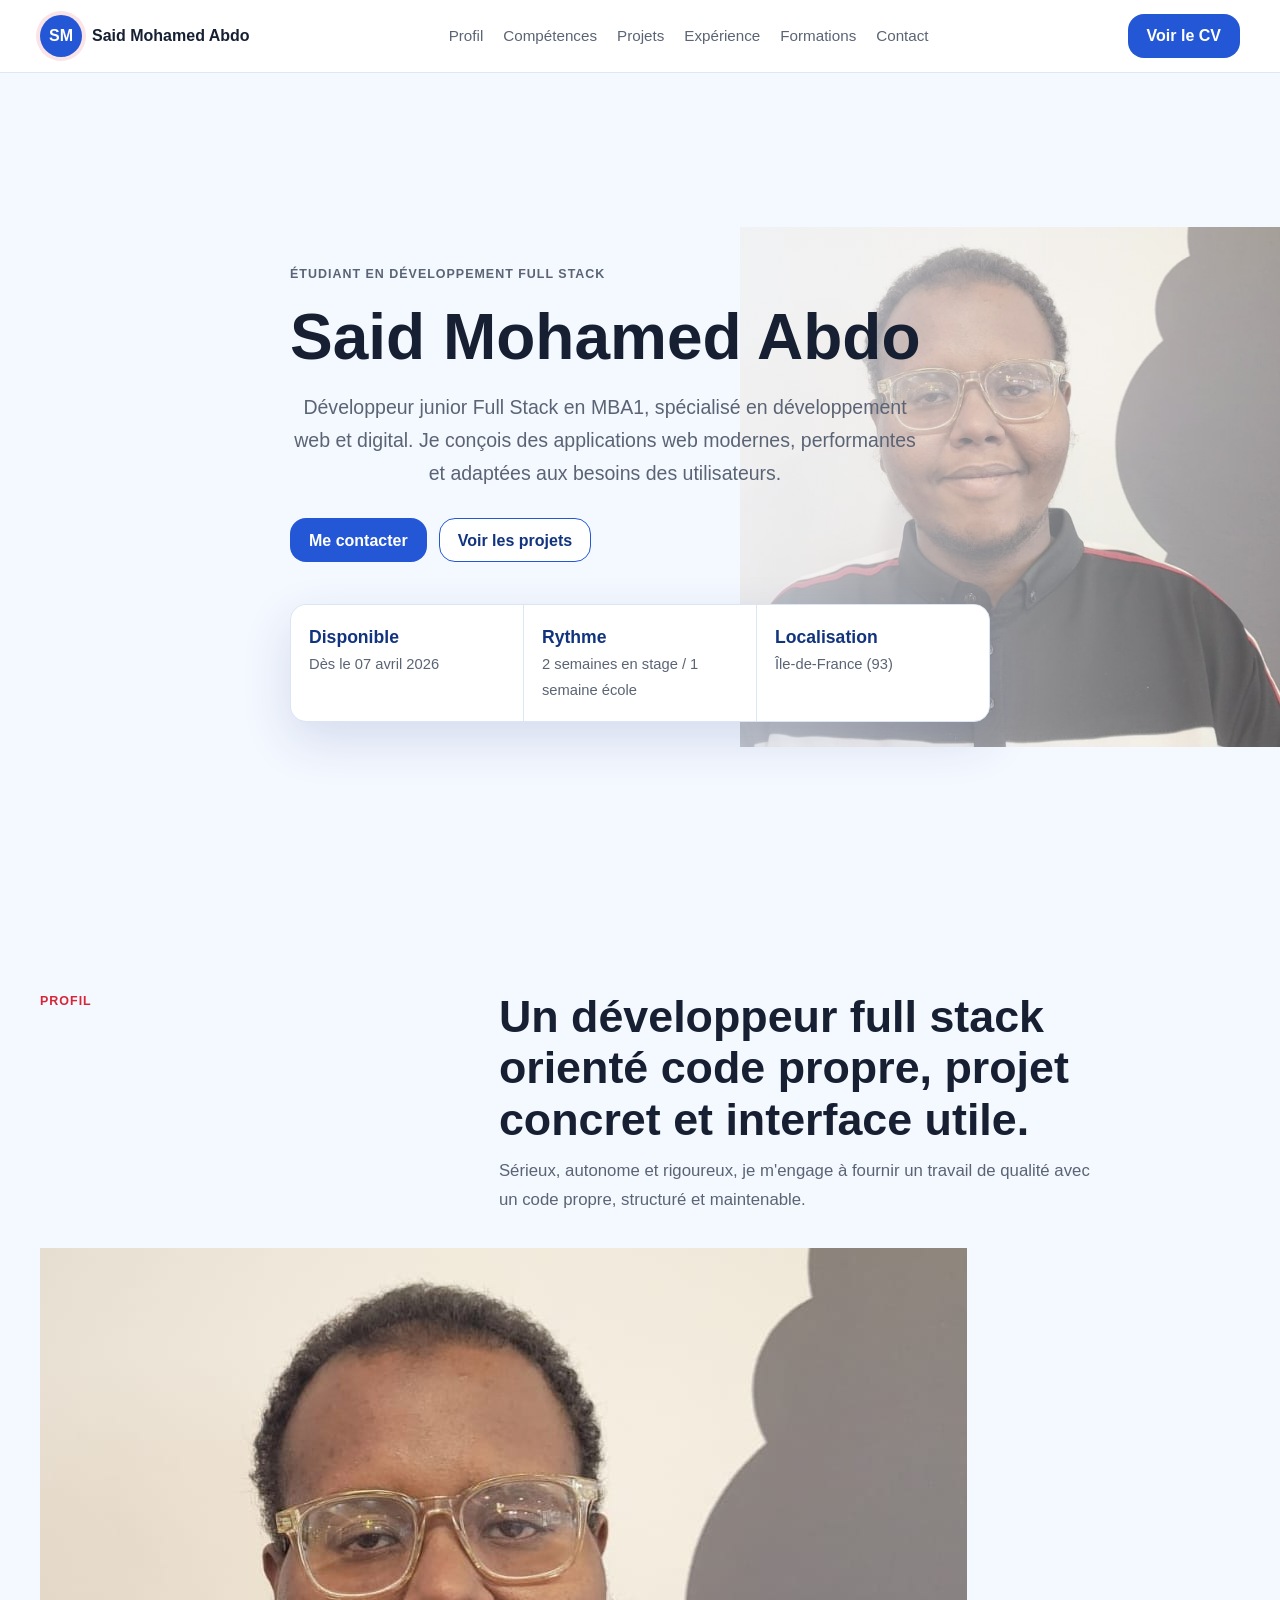
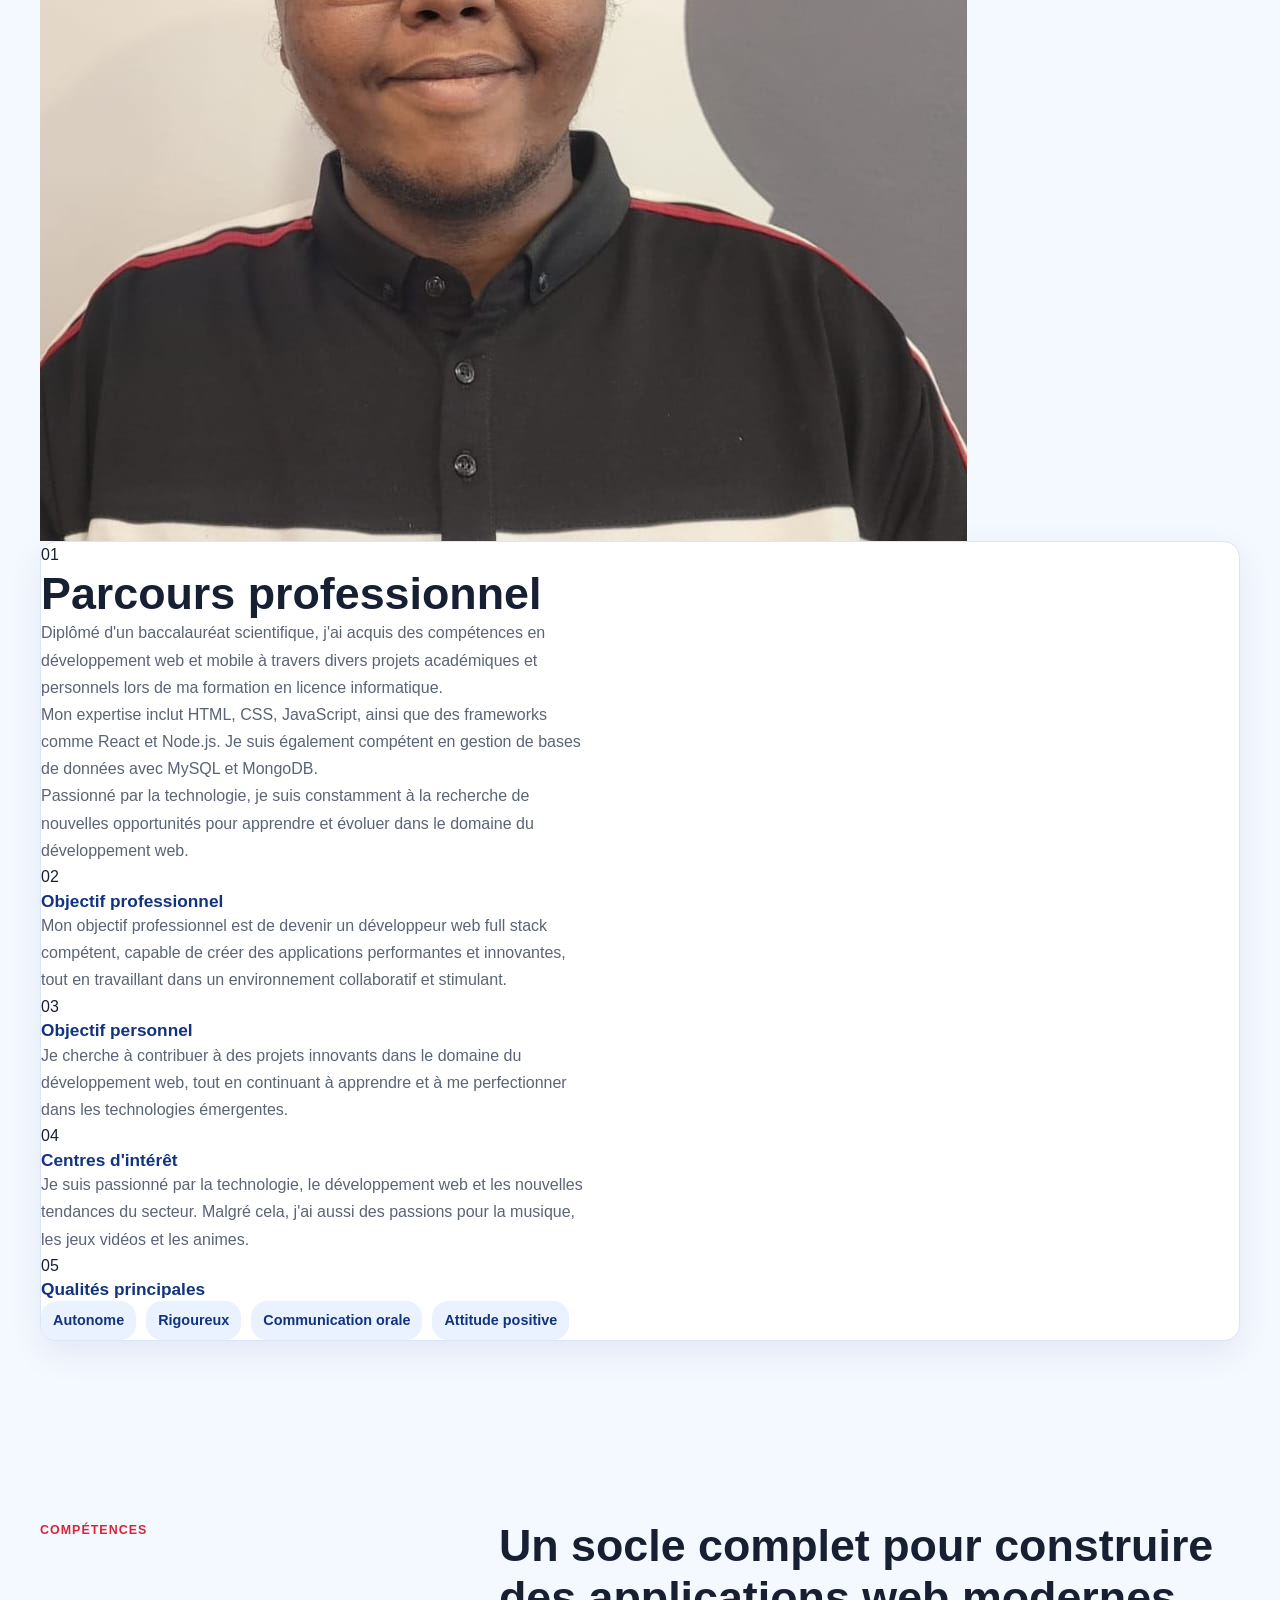
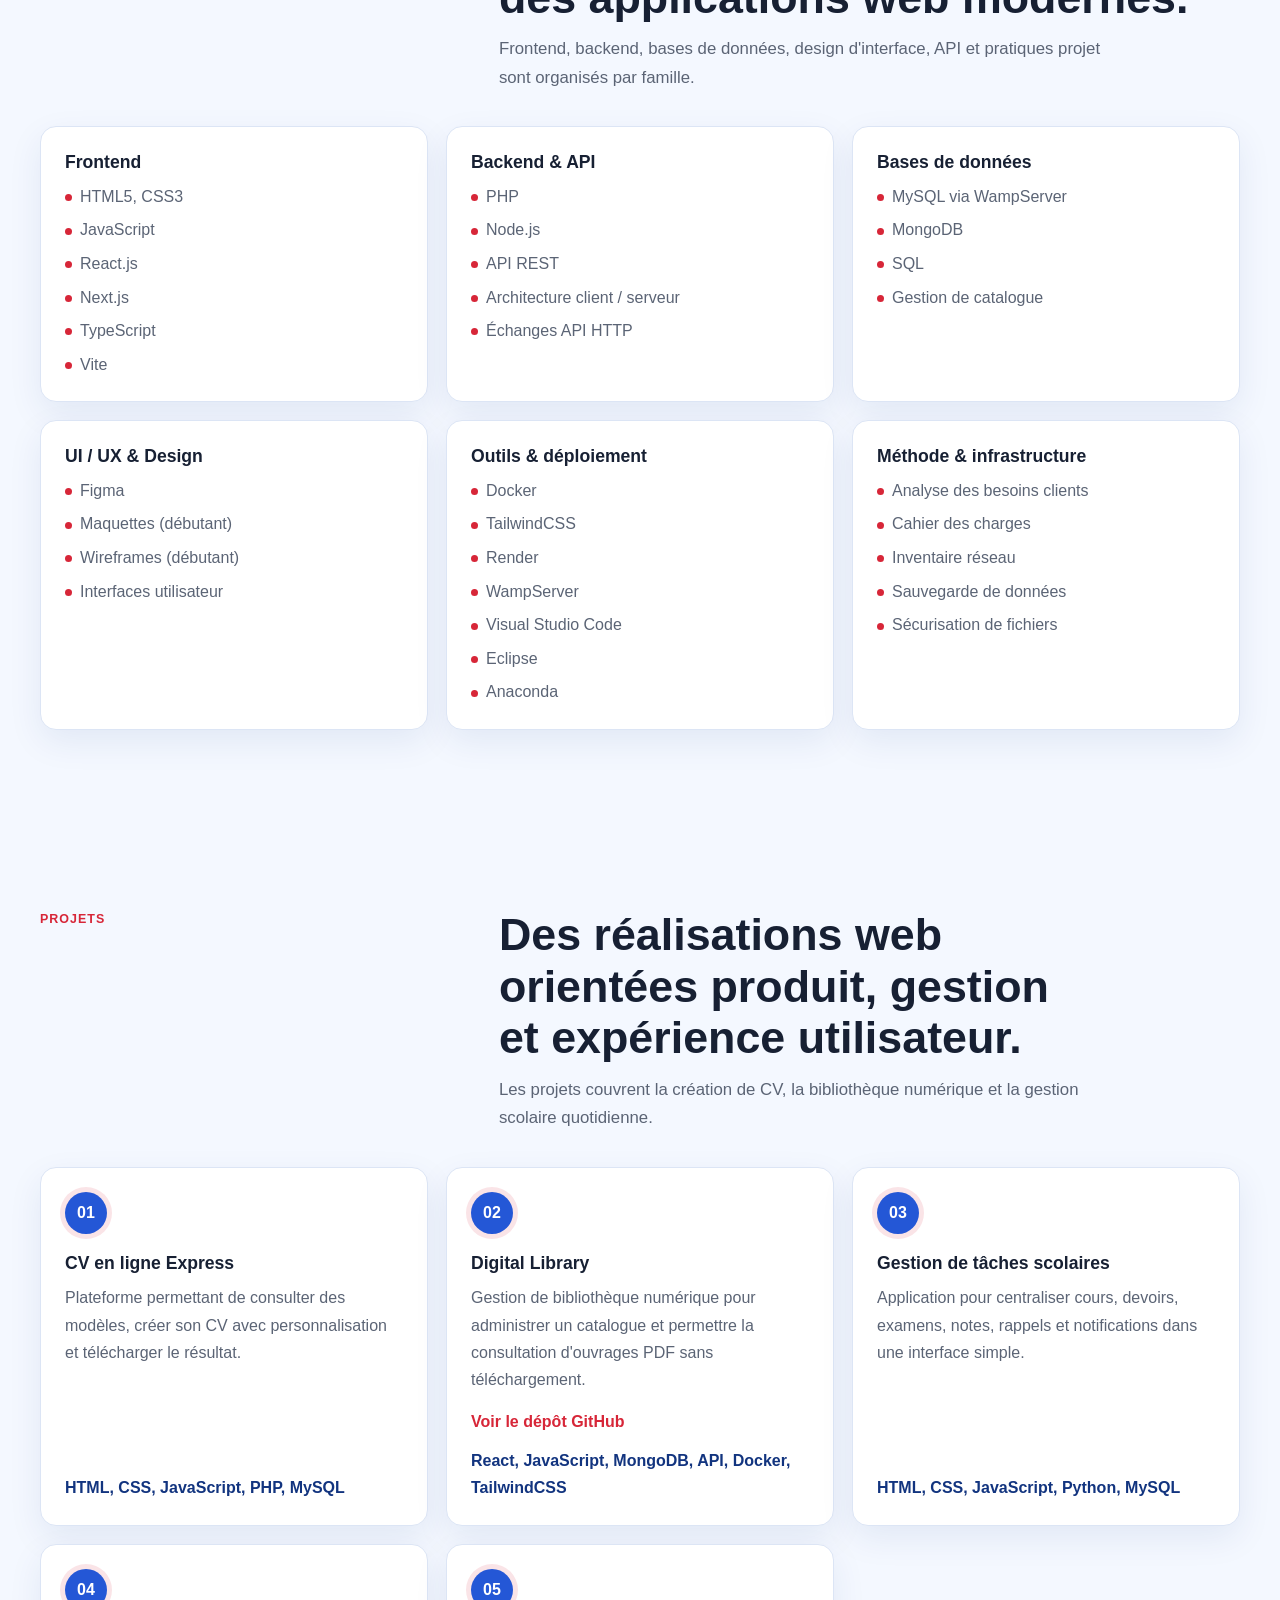
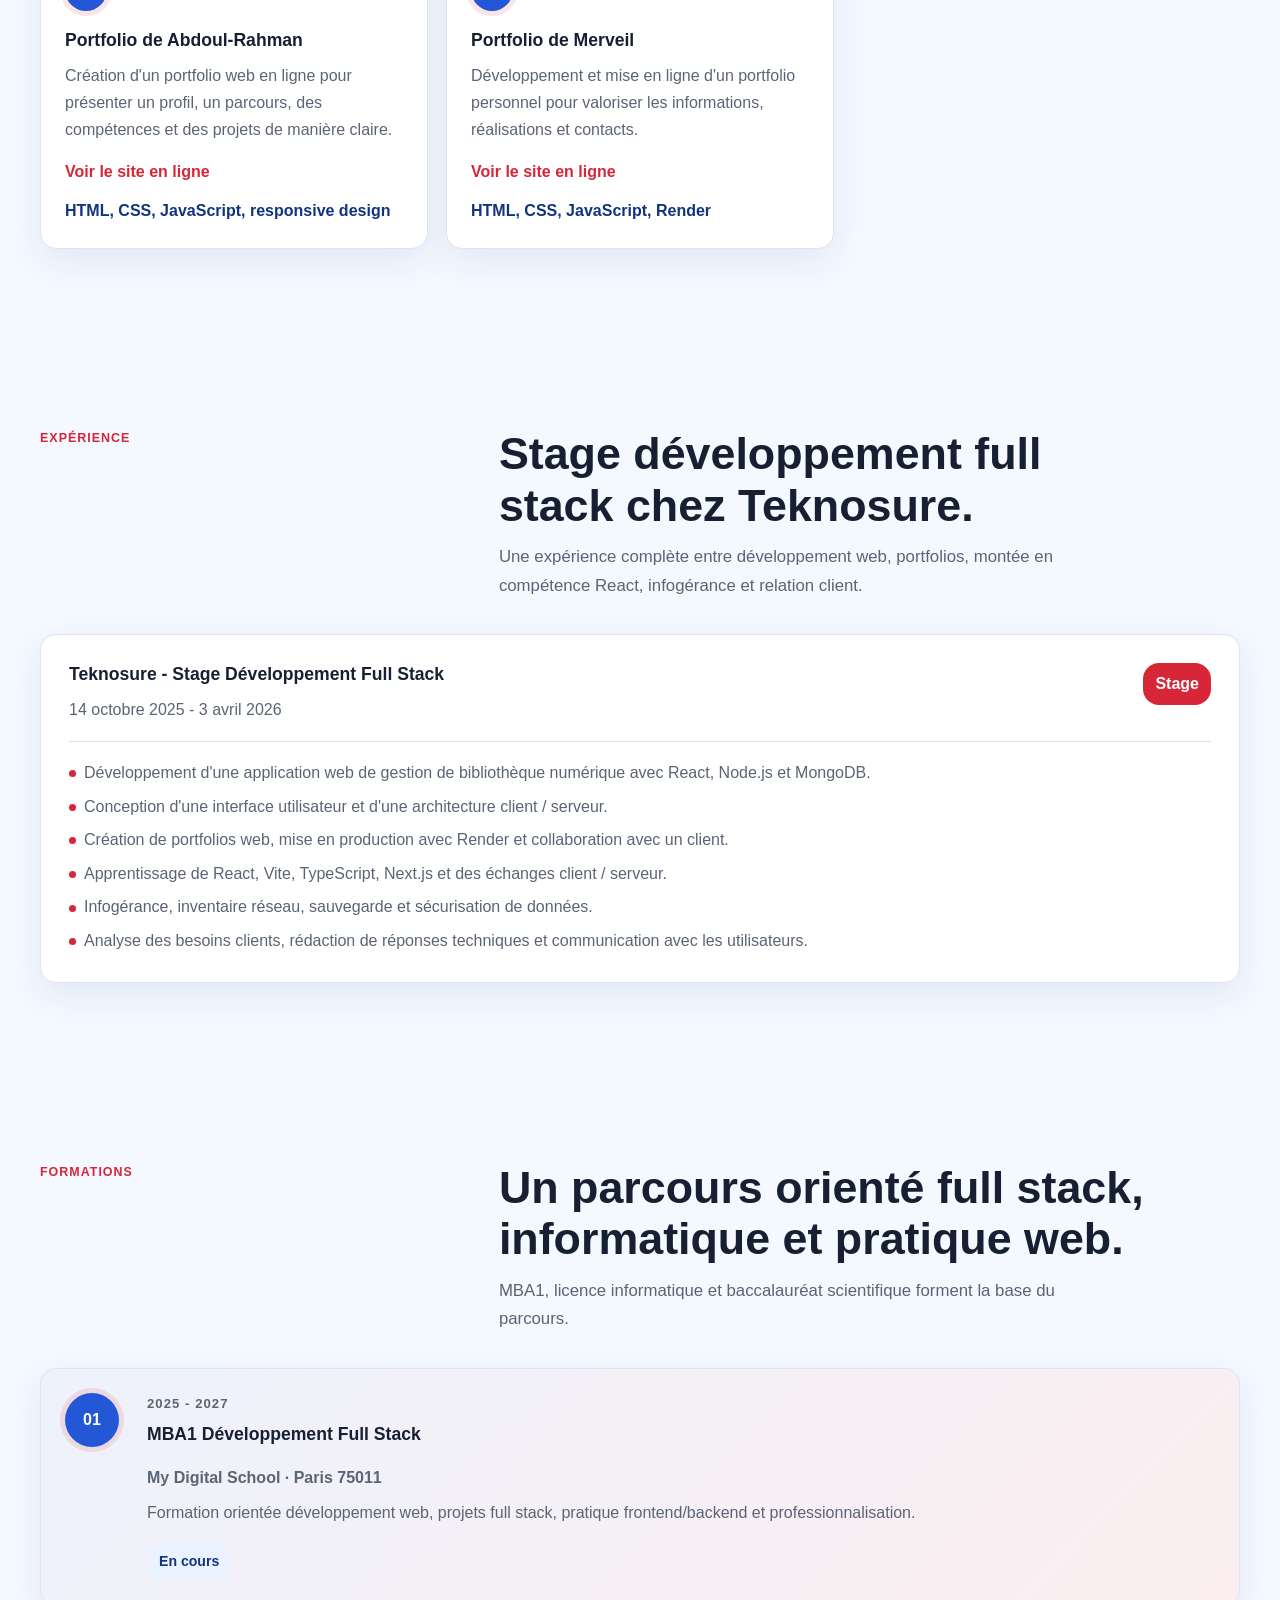
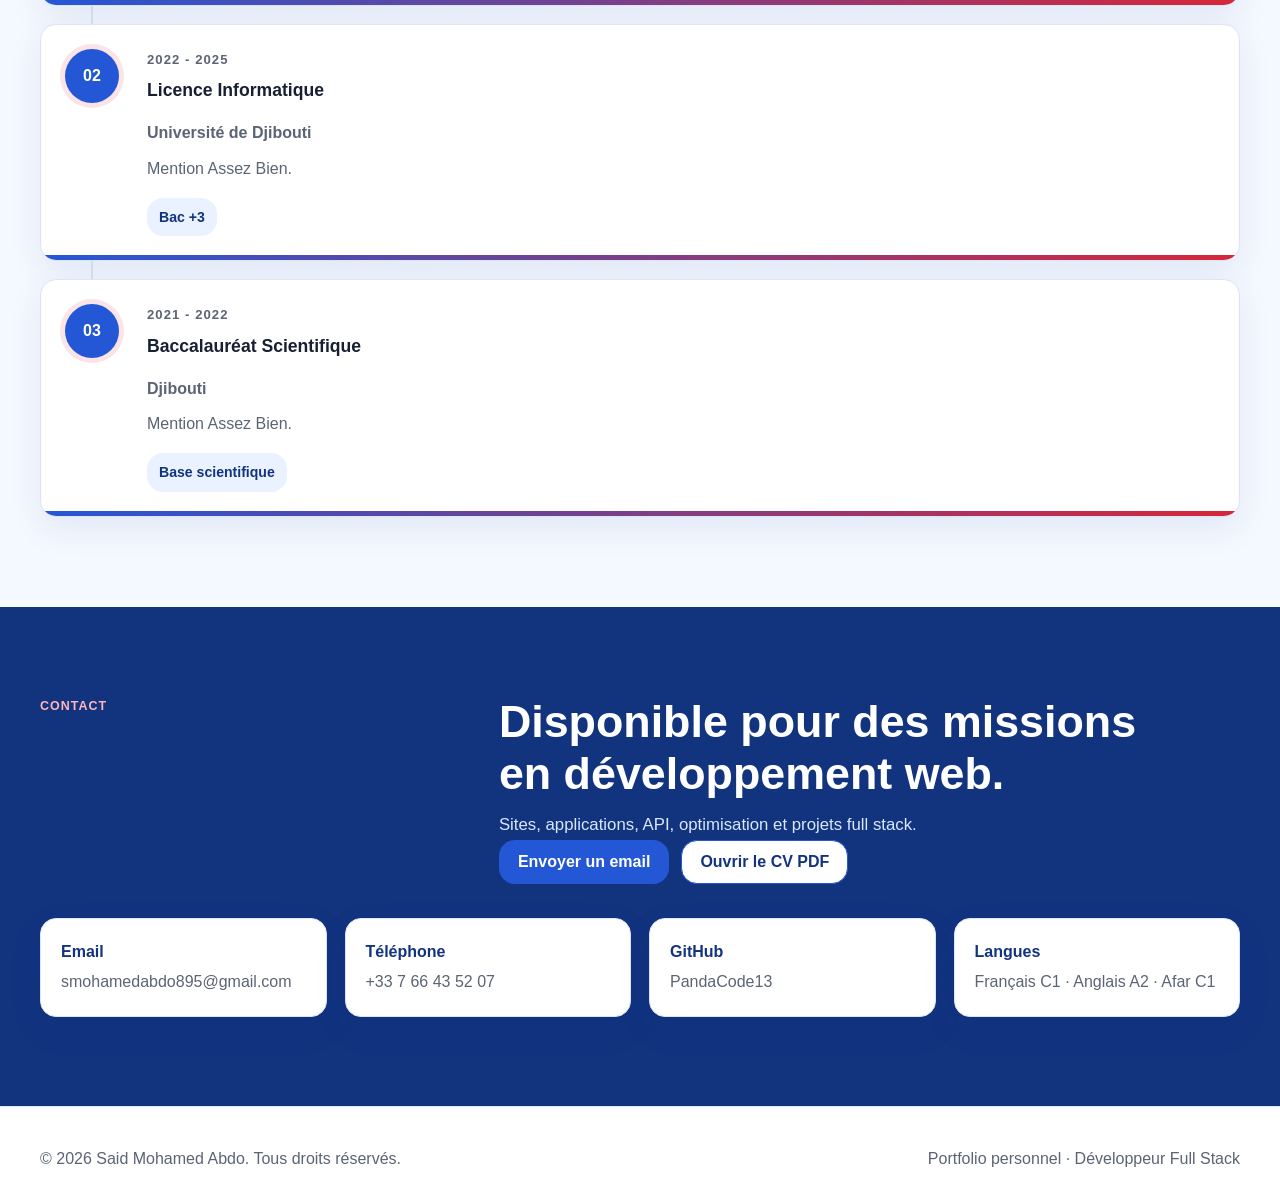
<file: said.html>
<!doctype html>
<html lang="fr">
  <head>
    <meta charset="UTF-8" />
    <meta name="viewport" content="width=device-width, initial-scale=1.0" />
    <meta
      name="description"
      content="Portfolio de Said Mohamed Abdo, étudiant en développement full stack et disponible dès avril 2026."
    />
    <title>Portfolio - Said Mohamed Abdo</title>
    <link rel="stylesheet" href="said.css" />
  </head>
  <body>
    <!--
      En-tête fixe :
      - .site-header reste visible pendant le scroll grâce à position: sticky dans said.css.
      - .brand contient les initiales et le nom.
      - .nav-links pointe vers les sections internes de cette page.
      - .nav-action ouvre le CV PDF original dans un nouvel onglet.
      - .menu-toggle sert au menu mobile et fonctionne avec le script en bas du fichier.
    -->
    <header class="site-header">
      <nav class="container nav" aria-label="Navigation principale">
        <a class="brand" href="#accueil" aria-label="Accueil">
          <span class="brand-mark">SM</span>
          <span>Said Mohamed Abdo</span>
        </a>

        <button
          class="menu-toggle"
          type="button"
          aria-label="Ouvrir le menu"
          aria-expanded="false"
        >
          ☰
        </button>

        <ul class="nav-links" id="menu">
          <li><a href="#profil">Profil</a></li>
          <li><a href="#competences">Compétences</a></li>
          <li><a href="#projets">Projets</a></li>
          <li><a href="#experience">Expérience</a></li>
          <li><a href="#formations">Formations</a></li>
          <li><a href="#contact">Contact</a></li>
        </ul>

        <a
          class="nav-action"
          href="CV de said mohamed (1).pdf"
          target="_blank"
          rel="noopener"
          >Voir le CV</a
        >
      </nav>
    </header>

    <main>
      <!--
        Hero / première section :
        - La photo est une image de fond dans .hero, pas une balise <img>.
        - Ce choix permet de placer le portrait derrière/à côté du texte comme un visuel de couverture.
        - Le dégradé bleu/blanc défini dans said.css passe au-dessus de la photo pour garder le texte lisible.
        - Sur mobile, le CSS repositionne la photo au-dessus du texte avec background-position: top center.
      -->
      <section class="hero" id="accueil">
        <div class="container hero-content">
          <p class="eyebrow">Étudiant en développement full stack</p>
          <h1>Said Mohamed Abdo</h1>
          <p class="hero-lead">
            Développeur junior Full Stack en MBA1, spécialisé en développement
            web et digital. Je conçois des applications web modernes,
            performantes et adaptées aux besoins des utilisateurs.
          </p>

          <div class="hero-actions">
            <a class="btn btn-primary" href="#contact">Me contacter</a>
            <a class="btn btn-secondary" href="#projets">Voir les projets</a>
          </div>

          <!--
            Résumé en 3 cases :
            .quick-facts crée une grille responsive. Pour ajouter une case,
            dupliquer un bloc <div class="fact">.
          -->
          <div class="quick-facts" aria-label="Informations clés">
            <div class="fact">
              <strong>Disponible</strong>
              <span>Dès le 07 avril 2026</span>
            </div>
            <div class="fact">
              <strong>Rythme</strong>
              <span>2 semaines en stage / 1 semaine école</span>
            </div>
            <div class="fact">
              <strong>Localisation</strong>
              <span>Île-de-France (93)</span>
            </div>
          </div>
        </div>
      </section>

      <!--
        Section Profil :
        - Ici la photo devient une vraie balise <img>, car elle illustre directement le contenu.
        - .profile-layout crée deux colonnes : portrait + texte.
        - .about-grid transforme les blocs About en cartes, dans le même esprit que les compétences.
        - Chaque .about-block est une carte indépendante : plus simple à lire et à modifier.
        - .about-icon sert de repère visuel bleu/rouge pour identifier rapidement chaque thème.
      -->
      <section id="profil">
        <div class="container">
          <div class="section-head">
            <p class="section-label">Profil</p>
            <div>
              <h2>Un développeur full stack orienté code propre, projet concret et interface utile.</h2>
              <p class="section-text">
                Sérieux, autonome et rigoureux, je m'engage à fournir un travail
                de qualité avec un code propre, structuré et maintenable.
              </p>
            </div>
          </div>

          <div class="profile-layout">
            <div class="portrait-panel">
              <img src="said cv.jpg" alt="Portrait de Said Mohamed Abdo" />
            </div>

            <article class="profile-card">
              <div class="about-grid">
              <!-- Bloc séparé : parcours professionnel général. -->
              <div class="about-block about-block-large">
                <span class="about-icon">01</span>
                <h2>Parcours professionnel</h2>
                <p>
                  Diplômé d'un baccalauréat scientifique, j'ai acquis des
                  compétences en développement web et mobile à travers divers
                  projets académiques et personnels lors de ma formation en
                  licence informatique.
                </p>
                <p>
                  Mon expertise inclut HTML, CSS, JavaScript, ainsi que des
                  frameworks comme React et Node.js. Je suis également compétent
                  en gestion de bases de données avec MySQL et MongoDB.
                </p>
                <p>
                  Passionné par la technologie, je suis constamment à la
                  recherche de nouvelles opportunités pour apprendre et évoluer
                  dans le domaine du développement web.
                </p>
              </div>

              <!-- Bloc séparé : objectif professionnel. -->
              <div class="about-block">
                <span class="about-icon">02</span>
                <h3>Objectif professionnel</h3>
                <p>
                  Mon objectif professionnel est de devenir un développeur web
                  full stack compétent, capable de créer des applications
                  performantes et innovantes, tout en travaillant dans un
                  environnement collaboratif et stimulant.
                </p>
              </div>

              <!-- Bloc séparé : objectif personnel. -->
              <div class="about-block">
                <span class="about-icon">03</span>
                <h3>Objectif personnel</h3>
                <p>
                  Je cherche à contribuer à des projets innovants dans le
                  domaine du développement web, tout en continuant à apprendre
                  et à me perfectionner dans les technologies émergentes.
                </p>
              </div>

              <!-- Bloc séparé : centres d'intérêt sous forme de phrase. -->
              <div class="about-block">
                <span class="about-icon">04</span>
                <h3>Centres d'intérêt</h3>
                <p>
                  Je suis passionné par la technologie, le développement web et
                  les nouvelles tendances du secteur. Malgré cela, j'ai aussi
                  des passions pour la musique, les jeux vidéos et les animes.
                </p>
              </div>

              <!-- Bloc séparé : qualités principales sous forme d'étiquettes. -->
              <div class="about-block about-block-tags">
                <span class="about-icon">05</span>
                <h3>Qualités principales</h3>
                <ul class="tags" aria-label="Qualités principales">
                  <li class="tag">Autonome</li>
                  <li class="tag">Rigoureux</li>
                  <li class="tag">Communication orale</li>
                  <li class="tag">Attitude positive</li>
                </ul>
              </div>
              </div>
            </article>
          </div>
        </div>
      </section>

      <!--
        Section Compétences :
        - Reprend le design en cartes utilisé pour le portfolio de Fathia.
        - Chaque .skill-group représente une famille de compétences issue du CV.
        - Pour ajouter une compétence, modifier la liste de la carte correspondante.
      -->
      <section id="competences">
        <div class="container">
          <div class="section-head">
            <p class="section-label">Compétences</p>
            <div>
              <h2>Un socle complet pour construire des applications web modernes.</h2>
              <p class="section-text">
                Frontend, backend, bases de données, design d'interface,
                API et pratiques projet sont organisés par famille.
              </p>
            </div>
          </div>

          <div class="skills-grid">
            <article class="skill-group">
              <h3>Frontend</h3>
              <ul>
                <li>HTML5, CSS3</li>
                <li>JavaScript</li>
                <li>React.js</li>
                <li>Next.js</li>
                <li>TypeScript</li>
                <li>Vite</li>
              </ul>
            </article>

            <article class="skill-group">
              <h3>Backend & API</h3>
              <ul>
                <li>PHP</li>
                <li>Node.js</li>
                <li>API REST</li>
                <li>Architecture client / serveur</li>
                <li>Échanges API HTTP</li>
              </ul>
            </article>

            <article class="skill-group">
              <h3>Bases de données</h3>
              <ul>
                <li>MySQL via WampServer</li>
                <li>MongoDB</li>
                <li>SQL</li>
                <li>Gestion de catalogue</li>
              </ul>
            </article>

            <article class="skill-group">
              <h3>UI / UX & Design</h3>
              <ul>
                <li>Figma</li>
                <li>Maquettes (débutant)</li>
                <li>Wireframes (débutant)</li>
                <li>Interfaces utilisateur</li>
              </ul>
            </article>

            <article class="skill-group">
              <h3>Outils & déploiement</h3>
              <ul>
                <li>Docker</li>
                <li>TailwindCSS</li>
                <li>Render</li>
                <li>WampServer</li>
                <li>Visual Studio Code</li>
                <li>Eclipse</li>
                <li>Anaconda</li>
              </ul>
            </article>

            <article class="skill-group">
              <h3>Méthode & infrastructure</h3>
              <ul>
                <li>Analyse des besoins clients</li>
                <li>Cahier des charges</li>
                <li>Inventaire réseau</li>
                <li>Sauvegarde de données</li>
                <li>Sécurisation de fichiers</li>
              </ul>
            </article>
          </div>
        </div>
      </section>

      <!--
        Section Projets :
        - Les projets viennent du CV de Said.
        - Chaque carte contient l'objectif, les missions principales et la stack.
        - .project-num donne un repère visuel bleu/rouge.
      -->
      <section id="projets">
        <div class="container">
          <div class="section-head">
            <p class="section-label">Projets</p>
            <div>
              <h2>Des réalisations web orientées produit, gestion et expérience utilisateur.</h2>
              <p class="section-text">
                Les projets couvrent la création de CV, la bibliothèque
                numérique et la gestion scolaire quotidienne.
              </p>
            </div>
          </div>

          <div class="projects-grid">
            <article class="project">
              <span class="project-num">01</span>
              <h3>CV en ligne Express</h3>
              <p>
                Plateforme permettant de consulter des modèles, créer son CV
                avec personnalisation et télécharger le résultat.
              </p>
              <p class="project-stack">HTML, CSS, JavaScript, PHP, MySQL</p>
            </article>

            <article class="project">
              <span class="project-num">02</span>
              <h3>Digital Library</h3>
              <p>
                Gestion de bibliothèque numérique pour administrer un catalogue
                et permettre la consultation d'ouvrages PDF sans téléchargement.
              </p>
              <a
                class="project-link"
                href="https://github.com/PandaCode13/bibliotheque-management.git"
                target="_blank"
                rel="noopener"
                >Voir le dépôt GitHub</a
              >
              <p class="project-stack">React, JavaScript, MongoDB, API, Docker, TailwindCSS</p>
            </article>

            <article class="project">
              <span class="project-num">03</span>
              <h3>Gestion de tâches scolaires</h3>
              <p>
                Application pour centraliser cours, devoirs, examens, notes,
                rappels et notifications dans une interface simple.
              </p>
              <p class="project-stack">HTML, CSS, JavaScript, Python, MySQL</p>
            </article>

            <article class="project">
              <span class="project-num">04</span>
              <h3>Portfolio de Abdoul-Rahman</h3>
              <p>
                Création d'un portfolio web en ligne pour présenter un profil,
                un parcours, des compétences et des projets de manière claire.
              </p>
              <a
                class="project-link"
                href="https://abdel-abden.fr/"
                target="_blank"
                rel="noopener"
                >Voir le site en ligne</a
              >
              <p class="project-stack">HTML, CSS, JavaScript, responsive design</p>
            </article>

            <article class="project">
              <span class="project-num">05</span>
              <h3>Portfolio de Merveil</h3>
              <p>
                Développement et mise en ligne d'un portfolio personnel pour
                valoriser les informations, réalisations et contacts.
              </p>
              <a
                class="project-link"
                href="https://portfolio-merveil.onrender.com/"
                target="_blank"
                rel="noopener"
                >Voir le site en ligne</a
              >
              <p class="project-stack">HTML, CSS, JavaScript, Render</p>
            </article>
          </div>
        </div>
      </section>

      <!--
        Section Expérience :
        - Présente le stage Teknosure et les grandes missions.
        - .experience-card est une carte large pour garder la lecture fluide.
      -->
      <section id="experience">
        <div class="container">
          <div class="section-head">
            <p class="section-label">Expérience</p>
            <div>
              <h2>Stage développement full stack chez Teknosure.</h2>
              <p class="section-text">
                Une expérience complète entre développement web, portfolios,
                montée en compétence React, infogérance et relation client.
              </p>
            </div>
          </div>

          <article class="experience-card">
            <div class="experience-top">
              <div>
                <h3>Teknosure - Stage Développement Full Stack</h3>
                <p>14 octobre 2025 - 3 avril 2026</p>
              </div>
              <span>Stage</span>
            </div>
            <ul class="experience-list">
              <li>Développement d'une application web de gestion de bibliothèque numérique avec React, Node.js et MongoDB.</li>
              <li>Conception d'une interface utilisateur et d'une architecture client / serveur.</li>
              <li>Création de portfolios web, mise en production avec Render et collaboration avec un client.</li>
              <li>Apprentissage de React, Vite, TypeScript, Next.js et des échanges client / serveur.</li>
              <li>Infogérance, inventaire réseau, sauvegarde et sécurisation de données.</li>
              <li>Analyse des besoins clients, rédaction de réponses techniques et communication avec les utilisateurs.</li>
            </ul>
          </article>
        </div>
      </section>

      <!--
        Section Formations :
        - .education-grid affiche les formations sous forme de cartes plus visuelles.
        - Chaque .education-card contient un numéro, une période, un diplôme, une école et un badge.
        - Pour ajouter une formation, dupliquer simplement une carte .education-card.
      -->
      <section id="formations">
        <div class="container">
          <div class="section-head">
            <p class="section-label">Formations</p>
            <div>
              <h2>Un parcours orienté full stack, informatique et pratique web.</h2>
              <p class="section-text">
                MBA1, licence informatique et baccalauréat scientifique forment
                la base du parcours.
              </p>
            </div>
          </div>

          <div class="education-grid">
            <article class="education-card education-card-featured">
              <div class="education-marker">01</div>
              <div class="education-content">
                <p class="education-date">2025 - 2027</p>
                <h3>MBA1 Développement Full Stack</h3>
                <p class="education-place">My Digital School · Paris 75011</p>
                <p>
                  Formation orientée développement web, projets full stack,
                  pratique frontend/backend et professionnalisation.
                </p>
                <span class="education-badge">En cours</span>
              </div>
            </article>

            <article class="education-card">
              <div class="education-marker">02</div>
              <div class="education-content">
                <p class="education-date">2022 - 2025</p>
                <h3>Licence Informatique</h3>
                <p class="education-place">Université de Djibouti</p>
                <p>Mention Assez Bien.</p>
                <span class="education-badge">Bac +3</span>
              </div>
            </article>

            <article class="education-card">
              <div class="education-marker">03</div>
              <div class="education-content">
                <p class="education-date">2021 - 2022</p>
                <h3>Baccalauréat Scientifique</h3>
                <p class="education-place">Djibouti</p>
                <p>Mention Assez Bien.</p>
                <span class="education-badge">Base scientifique</span>
              </div>
            </article>
          </div>
        </div>
      </section>

      <!--
        Section Contact :
        - Les cartes sont des liens complets pour faciliter le clic.
        - mailto: ouvre un email, tel: lance un appel sur téléphone.
      -->
      <section class="contact-band" id="contact">
        <div class="container">
          <div class="section-head">
            <p class="section-label">Contact</p>
            <div>
              <h2>Disponible pour des missions en développement web.</h2>
              <p class="section-text">
                Sites, applications, API, optimisation et projets full stack.
              </p>
              <div class="contact-actions">
                <a class="btn btn-primary" href="mailto:smohamedabdo895@gmail.com">Envoyer un email</a>
                <a
                  class="btn btn-secondary"
                  href="CV de said mohamed (1).pdf"
                  target="_blank"
                  rel="noopener"
                  >Ouvrir le CV PDF</a
                >
              </div>
            </div>
          </div>

          <div class="contact-grid">
            <a class="contact-card" href="mailto:smohamedabdo895@gmail.com">
              <strong>Email</strong>
              <p>smohamedabdo895@gmail.com</p>
            </a>
            <a class="contact-card" href="tel:+33766435207">
              <strong>Téléphone</strong>
              <p>+33 7 66 43 52 07</p>
            </a>
            <a class="contact-card" href="https://github.com/PandaCode13" target="_blank" rel="noopener">
              <strong>GitHub</strong>
              <p>PandaCode13</p>
            </a>
            <div class="contact-card">
              <strong>Langues</strong>
              <p>Français C1 · Anglais A2 · Afar C1</p>
            </div>
          </div>
        </div>
      </section>
    </main>

    <!--
      Pied de page :
      information courte pour finir la page sans répéter toute la section contact.
    -->
    <footer class="site-footer">
      <div class="container footer-inner">
        <p>&copy; 2026 Said Mohamed Abdo. Tous droits réservés.</p>
        <p>Portfolio personnel · Développeur Full Stack</p>
      </div>
    </footer>

    <!--
      Script du menu mobile :
      - .is-open est ajoutée/retirée sur .nav-links.
      - aria-expanded indique l'état du menu aux lecteurs d'écran.
      - Le menu se ferme après un clic sur une ancre.
    -->
    <script>
      const toggle = document.querySelector(".menu-toggle");
      const menu = document.querySelector(".nav-links");

      toggle.addEventListener("click", () => {
        const isOpen = menu.classList.toggle("is-open");
        toggle.setAttribute("aria-expanded", String(isOpen));
        toggle.textContent = isOpen ? "×" : "☰";
      });

      menu.querySelectorAll("a").forEach((link) => {
        link.addEventListener("click", () => {
          menu.classList.remove("is-open");
          toggle.setAttribute("aria-expanded", "false");
          toggle.textContent = "☰";
        });
      });
    </script>
  </body>
</html>
</file>
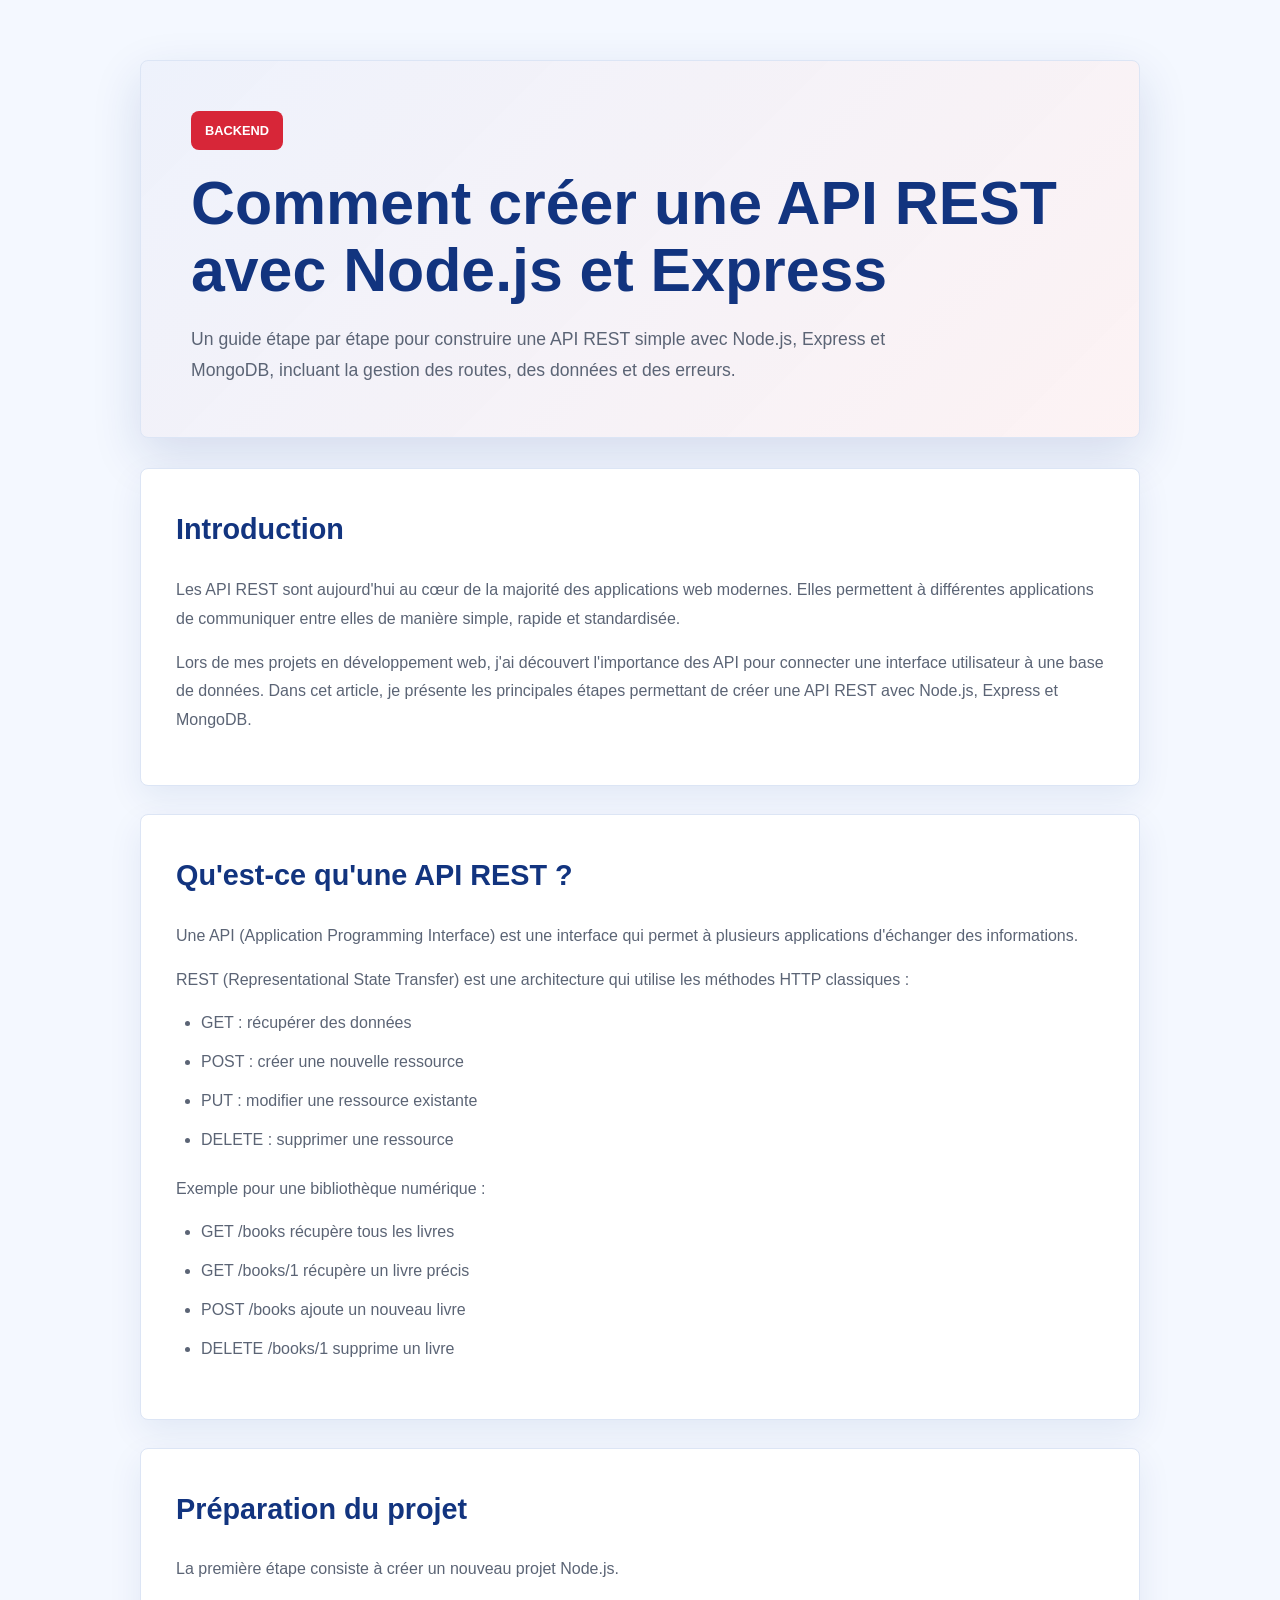
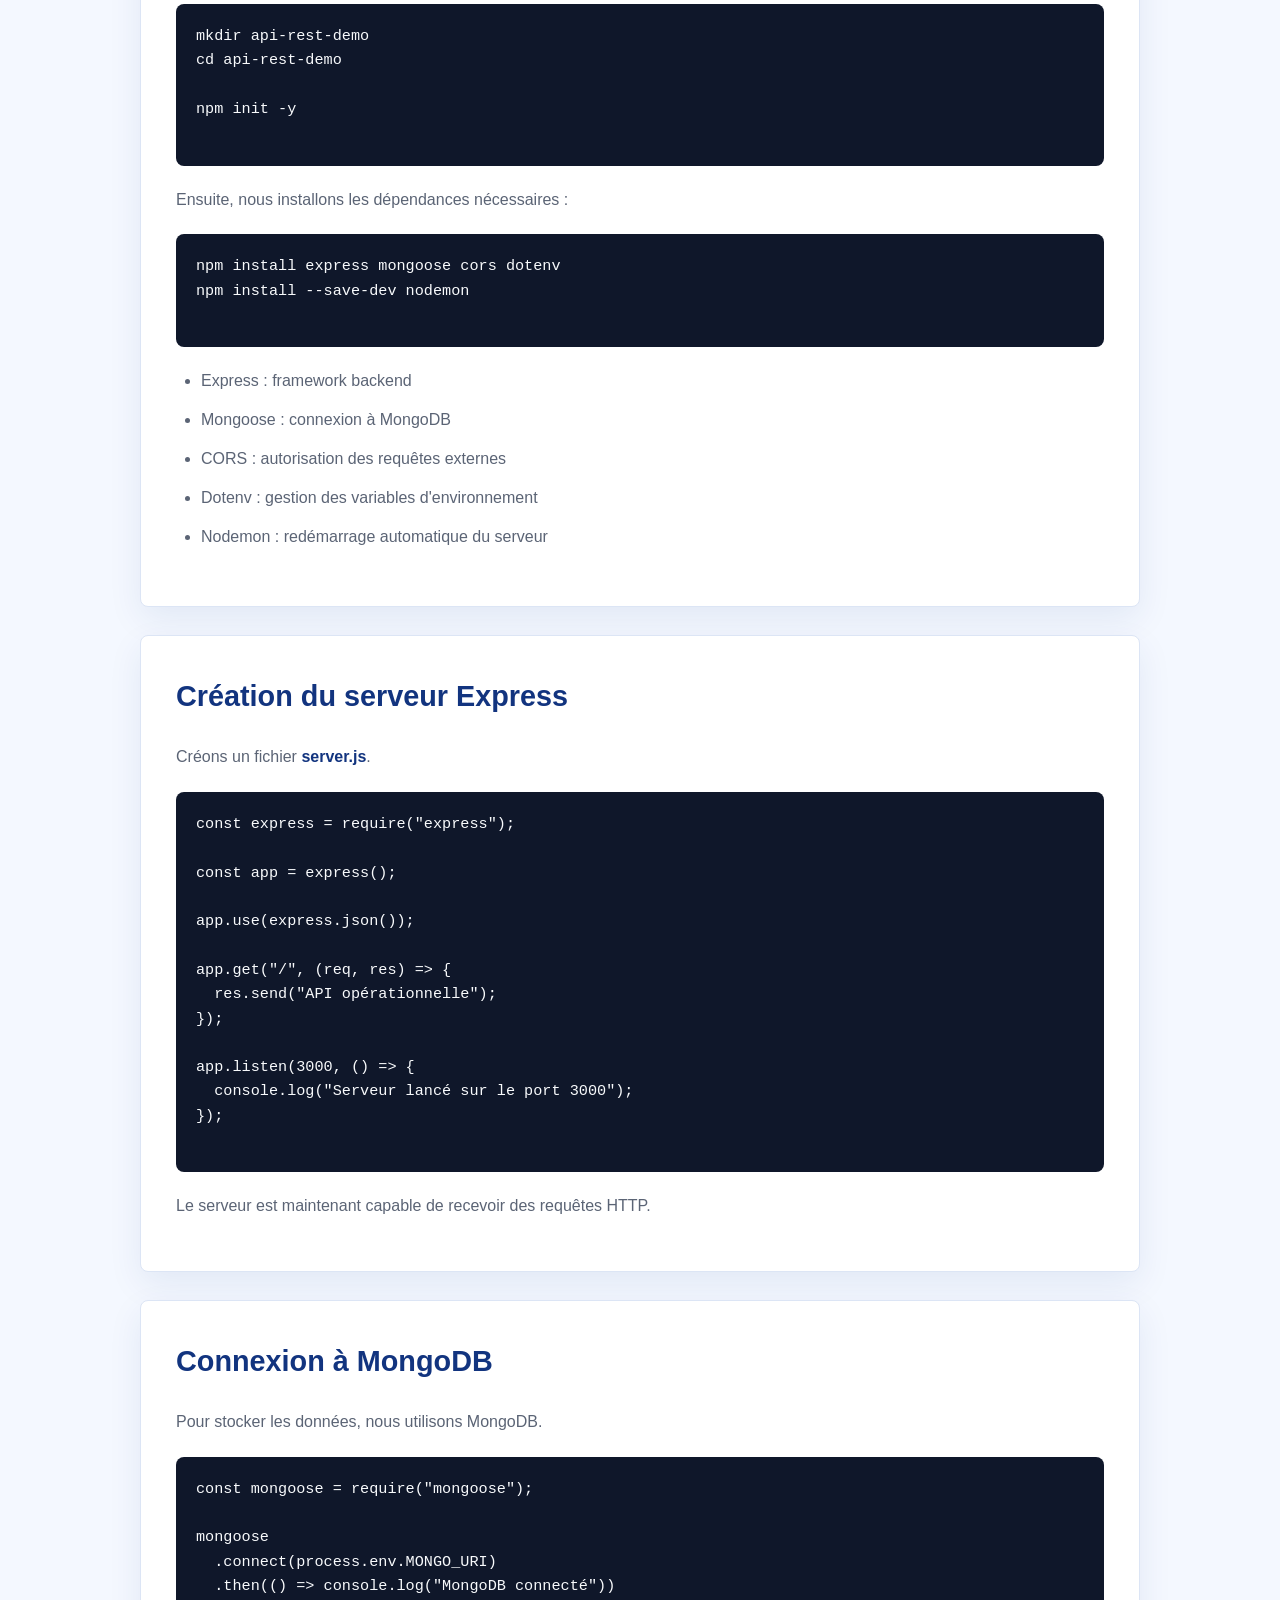
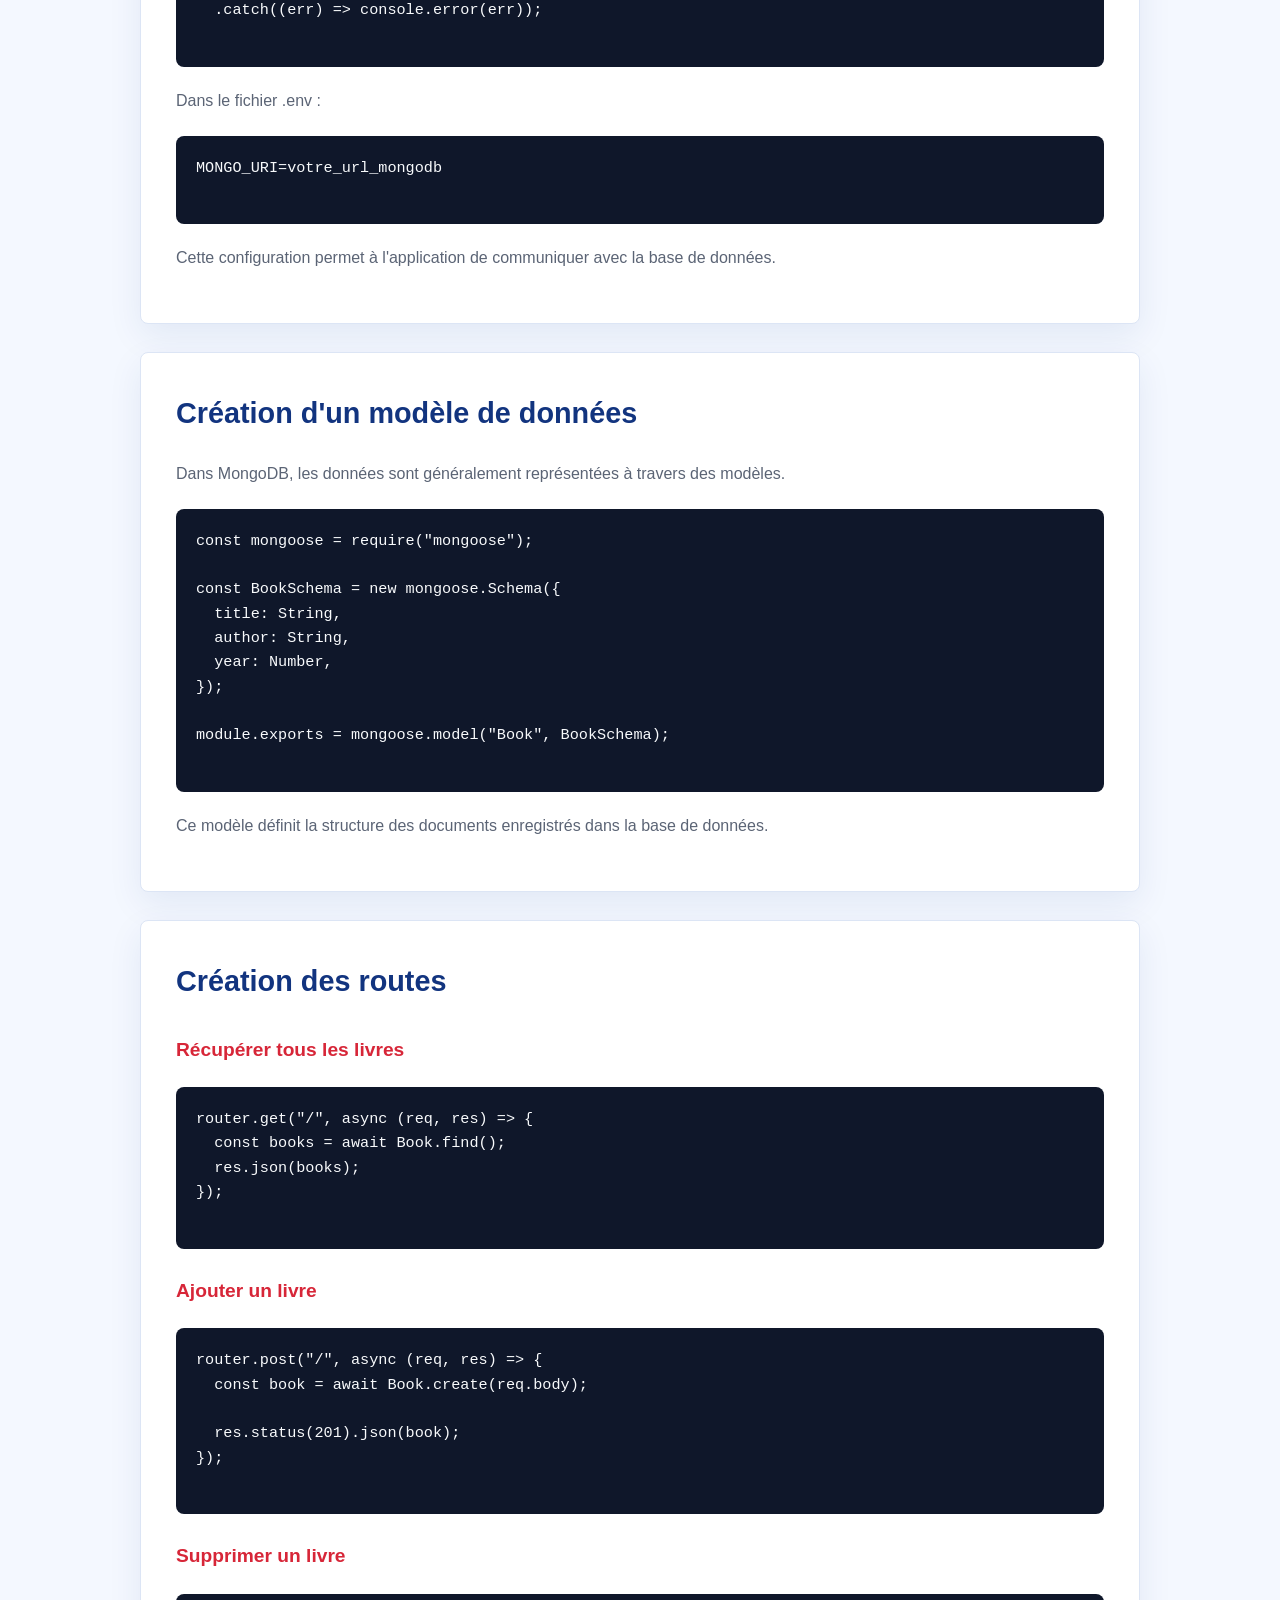
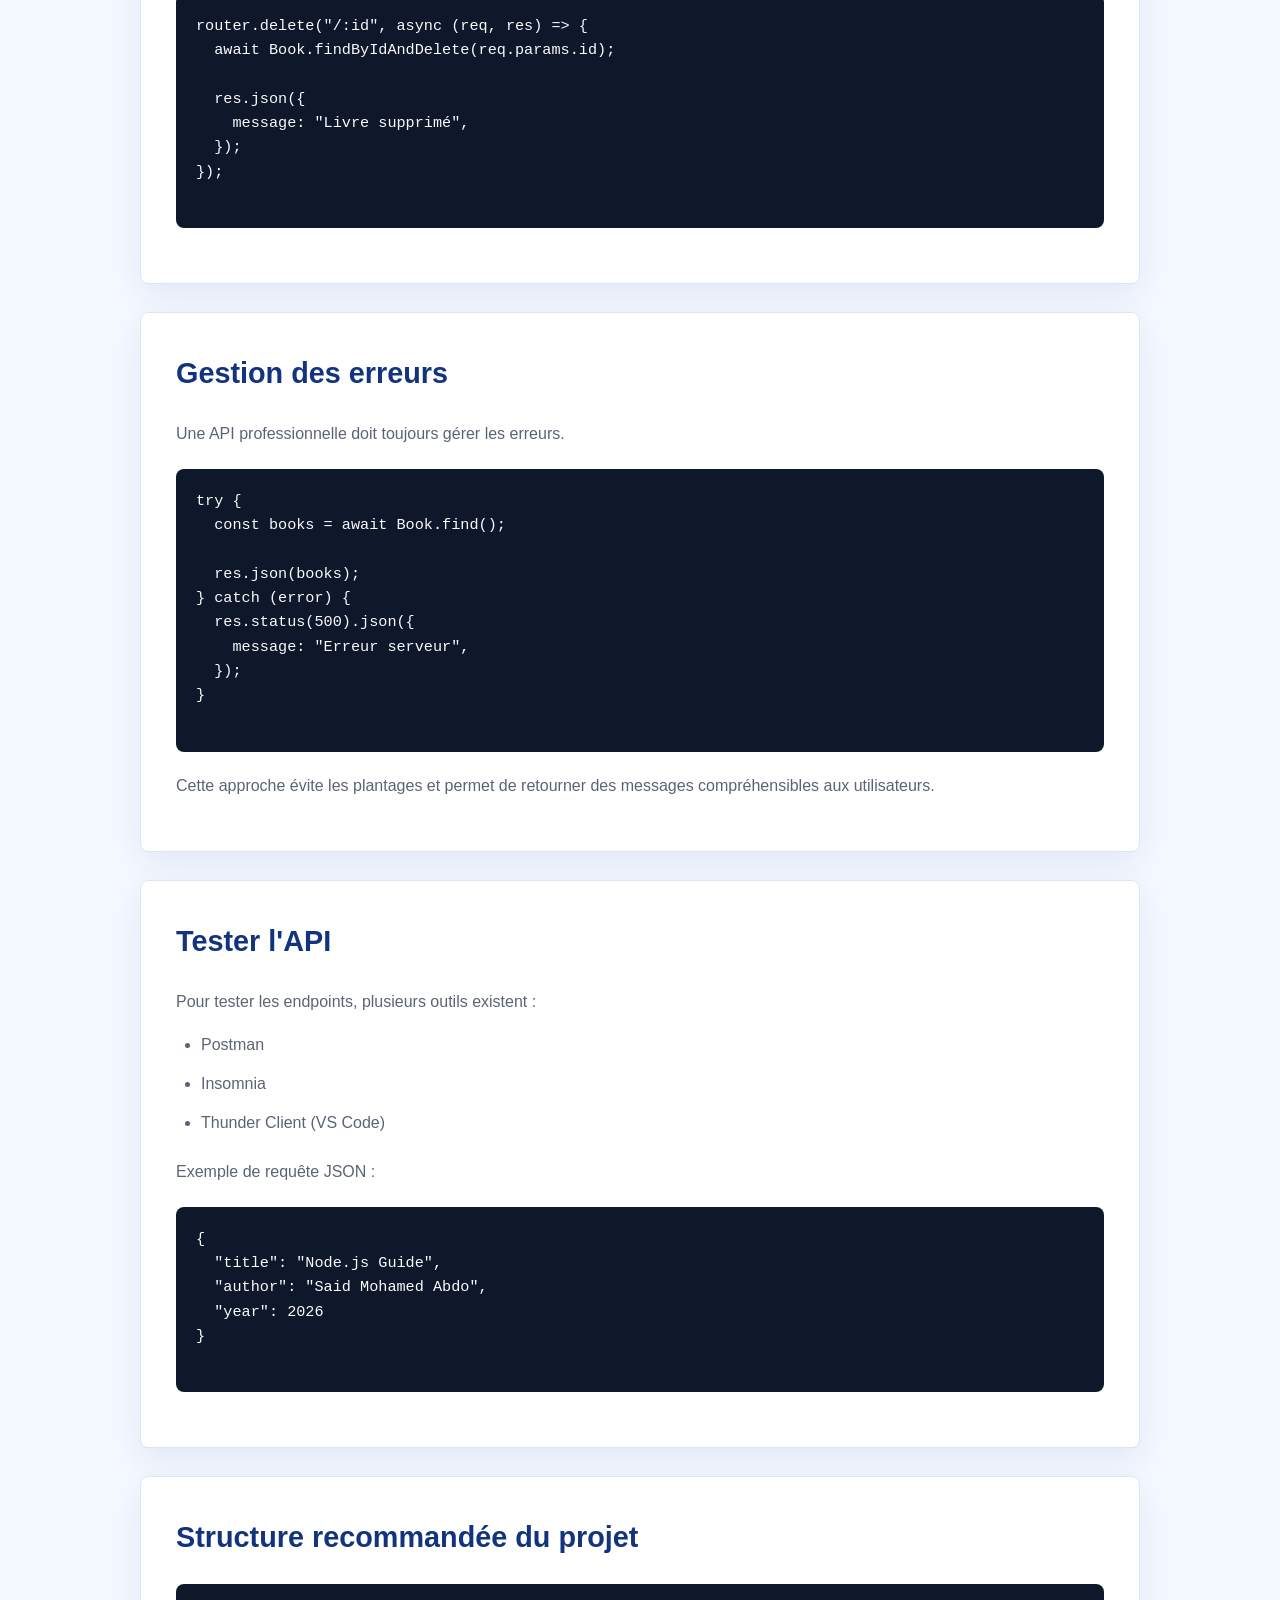
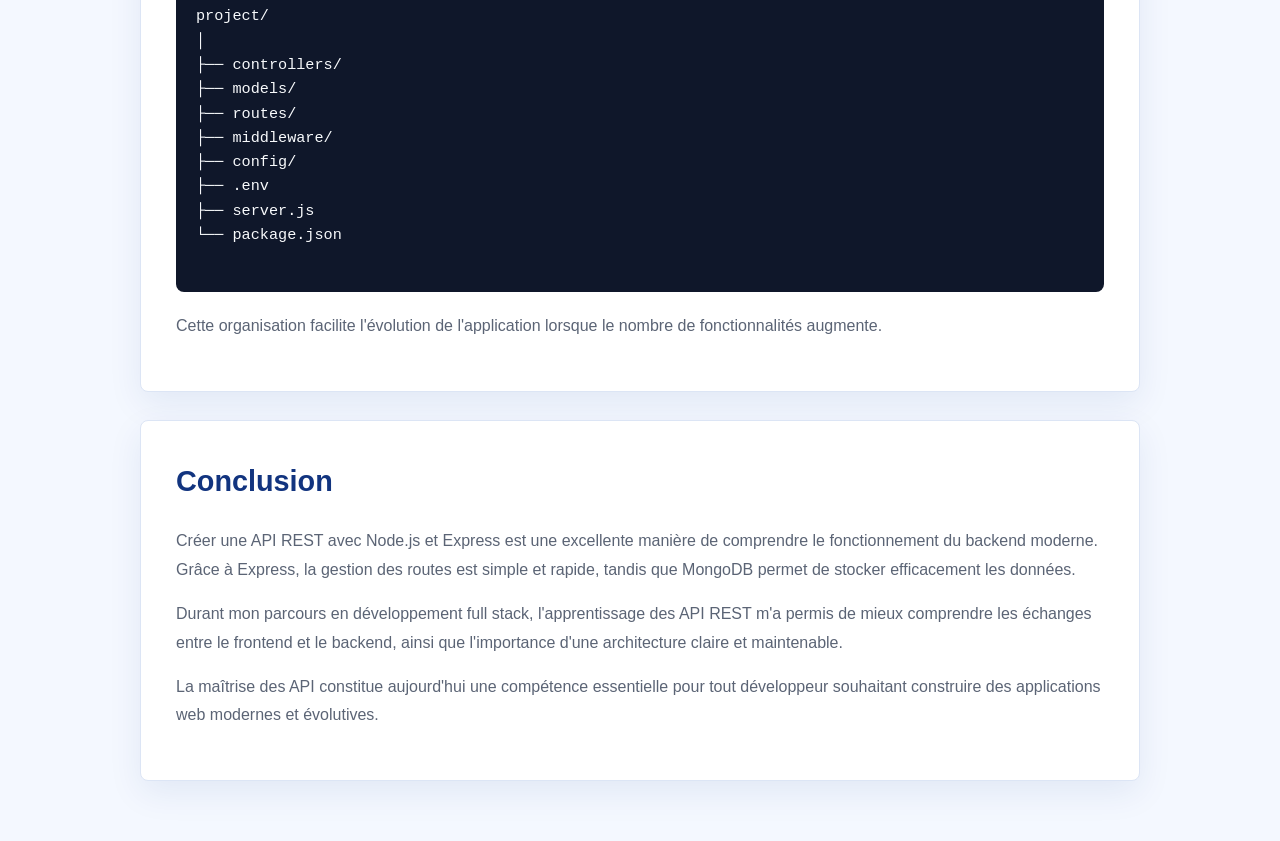
<file: ARTICLES/article1.html>
<!doctype html>
<html lang="fr">
  <head>
    <meta charset="UTF-8" />
    <meta name="viewport" content="width=device-width, initial-scale=1.0" />
    <title>Comment créer une API REST avec Node.js et Express</title>
    <style>
      /* =========================================
         ARTICLE TECHNIQUE
      ========================================= */

      :root {
        --ink: #172033;
        --muted: #5b6475;
        --line: #dce5f5;
        --paper: #f4f8ff;
        --white: #ffffff;
        --blue: #2457d6;
        --blue-dark: #12347f;
        --blue-soft: #eaf1ff;
        --red: #d72638;
        --shadow: 0 18px 50px rgba(18, 52, 127, 0.14);
        --radius: 8px;
      }

      * {
        margin: 0;
        padding: 0;
        box-sizing: border-box;
      }

      body {
        font-family: Arial, Helvetica, sans-serif;
        background: var(--paper);
        color: var(--ink);
        line-height: 1.8;
      }

      article {
        width: min(1000px, calc(100% - 40px));
        margin: 60px auto;
      }

      /* =========================================
         HEADER ARTICLE
      ========================================= */

      header {
        padding: 50px;
        margin-bottom: 30px;

        border: 1px solid var(--line);
        border-radius: var(--radius);

        background:
          linear-gradient(
            135deg,
            rgba(36, 87, 214, 0.08),
            rgba(215, 38, 56, 0.06)
          ),
          var(--white);

        box-shadow: var(--shadow);
      }

      header span {
        display: inline-block;

        margin-bottom: 20px;

        padding: 8px 14px;

        border-radius: var(--radius);

        background: var(--red);

        color: white;

        font-size: 0.8rem;

        font-weight: 900;

        text-transform: uppercase;
      }

      header h1 {
        margin-bottom: 20px;

        color: var(--blue-dark);

        font-size: clamp(2rem, 5vw, 3.8rem);

        line-height: 1.1;
      }

      header p {
        max-width: 750px;

        color: var(--muted);

        font-size: 1.1rem;
      }

      /* =========================================
         SECTIONS
      ========================================= */

      section {
        margin-bottom: 28px;

        padding: 35px;

        border: 1px solid var(--line);
        border-radius: var(--radius);

        background: var(--white);

        box-shadow: 0 12px 34px rgba(18, 52, 127, 0.08);
      }

      section h2 {
        margin-bottom: 20px;

        color: var(--blue-dark);

        font-size: 1.8rem;
      }

      section h3 {
        margin-top: 25px;
        margin-bottom: 15px;

        color: var(--red);

        font-size: 1.2rem;
      }

      section p {
        margin-bottom: 15px;

        color: var(--muted);
      }

      /* =========================================
         LISTES
      ========================================= */

      ul {
        margin: 15px 0 20px 25px;
      }

      li {
        margin-bottom: 10px;

        color: var(--muted);
      }

      /* =========================================
         BLOCS DE CODE
      ========================================= */

      pre {
        overflow-x: auto;

        margin: 20px 0;

        padding: 20px;

        border-radius: var(--radius);

        background: #0f172a;

        color: #f8fafc;

        font-size: 0.95rem;

        line-height: 1.6;
      }

      code {
        font-family: Consolas, Monaco, monospace;
      }

      /* =========================================
         LIENS
      ========================================= */

      a {
        color: var(--blue);
        text-decoration: none;
      }

      a:hover {
        color: var(--red);
      }

      /* =========================================
         STRONG
      ========================================= */

      strong {
        color: var(--blue-dark);
      }

      /* =========================================
         DARK MODE
      ========================================= */

      body.dark-mode {
        --ink: #f6f8ff;
        --muted: #b8c3d9;
        --line: #26324c;
        --paper: #0b1020;
        --white: #141c31;
        --blue: #6da0ff;
        --blue-dark: #dce8ff;
        --red: #ff5f73;

        background:
          radial-gradient(
            circle at top left,
            rgba(109, 160, 255, 0.15),
            transparent
          ),
          #0b1020;
      }

      body.dark-mode header,
      body.dark-mode section {
        background:
          linear-gradient(
            180deg,
            rgba(255,255,255,0.03),
            transparent
          ),
          rgba(20, 28, 49, 0.95);

        border-color: rgba(129, 161, 214, 0.2);
      }

      body.dark-mode h1,
      body.dark-mode h2,
      body.dark-mode strong {
        color: var(--blue-dark);
      }

      body.dark-mode p,
      body.dark-mode li {
        color: var(--muted);
      }

      body.dark-mode pre {
        background: #081020;
      }

      body.dark-mode header span {
        background: var(--red);
      }

      /* =========================================
         RESPONSIVE
      ========================================= */

      @media (max-width: 768px) {

        article {
          width: calc(100% - 24px);
          margin: 30px auto;
        }

        header,
        section {
          padding: 24px;
        }

        header h1 {
          font-size: 2rem;
        }

        section h2 {
          font-size: 1.5rem;
        }

        pre {
          padding: 15px;
          font-size: 0.85rem;
        }
      }
    </style>
  </head>
  <body>
    <article>
      <header>
        <span>Backend</span>

        <h1>Comment créer une API REST avec Node.js et Express</h1>

        <p>
          Un guide étape par étape pour construire une API REST simple avec
          Node.js, Express et MongoDB, incluant la gestion des routes, des
          données et des erreurs.
        </p>
      </header>

      <section>
        <h2>Introduction</h2>

        <p>
          Les API REST sont aujourd'hui au cœur de la majorité des applications
          web modernes. Elles permettent à différentes applications de
          communiquer entre elles de manière simple, rapide et standardisée.
        </p>

        <p>
          Lors de mes projets en développement web, j'ai découvert l'importance
          des API pour connecter une interface utilisateur à une base de
          données. Dans cet article, je présente les principales étapes
          permettant de créer une API REST avec Node.js, Express et MongoDB.
        </p>
      </section>

      <section>
        <h2>Qu'est-ce qu'une API REST ?</h2>

        <p>
          Une API (Application Programming Interface) est une interface qui
          permet à plusieurs applications d'échanger des informations.
        </p>

        <p>
          REST (Representational State Transfer) est une architecture qui
          utilise les méthodes HTTP classiques :
        </p>

        <ul>
          <li>GET : récupérer des données</li>
          <li>POST : créer une nouvelle ressource</li>
          <li>PUT : modifier une ressource existante</li>
          <li>DELETE : supprimer une ressource</li>
        </ul>

        <p>Exemple pour une bibliothèque numérique :</p>

        <ul>
          <li>GET /books récupère tous les livres</li>
          <li>GET /books/1 récupère un livre précis</li>
          <li>POST /books ajoute un nouveau livre</li>
          <li>DELETE /books/1 supprime un livre</li>
        </ul>
      </section>

      <section>
        <h2>Préparation du projet</h2>

        <p>La première étape consiste à créer un nouveau projet Node.js.</p>

        <pre>
mkdir api-rest-demo
cd api-rest-demo

npm init -y
            </pre
        >

        <p>Ensuite, nous installons les dépendances nécessaires :</p>

        <pre>
npm install express mongoose cors dotenv
npm install --save-dev nodemon
            </pre
        >

        <ul>
          <li>Express : framework backend</li>
          <li>Mongoose : connexion à MongoDB</li>
          <li>CORS : autorisation des requêtes externes</li>
          <li>Dotenv : gestion des variables d'environnement</li>
          <li>Nodemon : redémarrage automatique du serveur</li>
        </ul>
      </section>

      <section>
        <h2>Création du serveur Express</h2>

        <p>Créons un fichier <strong>server.js</strong>.</p>

        <pre>
const express = require("express");

const app = express();

app.use(express.json());

app.get("/", (req, res) => {
  res.send("API opérationnelle");
});

app.listen(3000, () => {
  console.log("Serveur lancé sur le port 3000");
});
            </pre
        >

        <p>Le serveur est maintenant capable de recevoir des requêtes HTTP.</p>
      </section>

      <section>
        <h2>Connexion à MongoDB</h2>

        <p>Pour stocker les données, nous utilisons MongoDB.</p>

        <pre>
const mongoose = require("mongoose");

mongoose
  .connect(process.env.MONGO_URI)
  .then(() => console.log("MongoDB connecté"))
  .catch((err) => console.error(err));
            </pre
        >

        <p>Dans le fichier .env :</p>

        <pre>
MONGO_URI=votre_url_mongodb
            </pre
        >

        <p>
          Cette configuration permet à l'application de communiquer avec la base
          de données.
        </p>
      </section>

      <section>
        <h2>Création d'un modèle de données</h2>

        <p>
          Dans MongoDB, les données sont généralement représentées à travers des
          modèles.
        </p>

        <pre>
const mongoose = require("mongoose");

const BookSchema = new mongoose.Schema({
  title: String,
  author: String,
  year: Number,
});

module.exports = mongoose.model("Book", BookSchema);
            </pre
        >

        <p>
          Ce modèle définit la structure des documents enregistrés dans la base
          de données.
        </p>
      </section>

      <section>
        <h2>Création des routes</h2>

        <h3>Récupérer tous les livres</h3>

        <pre>
router.get("/", async (req, res) => {
  const books = await Book.find();
  res.json(books);
});
            </pre
        >

        <h3>Ajouter un livre</h3>

        <pre>
router.post("/", async (req, res) => {
  const book = await Book.create(req.body);

  res.status(201).json(book);
});
            </pre
        >

        <h3>Supprimer un livre</h3>

        <pre>
router.delete("/:id", async (req, res) => {
  await Book.findByIdAndDelete(req.params.id);

  res.json({
    message: "Livre supprimé",
  });
});
            </pre
        >
      </section>

      <section>
        <h2>Gestion des erreurs</h2>

        <p>Une API professionnelle doit toujours gérer les erreurs.</p>

        <pre>
try {
  const books = await Book.find();

  res.json(books);
} catch (error) {
  res.status(500).json({
    message: "Erreur serveur",
  });
}
            </pre
        >

        <p>
          Cette approche évite les plantages et permet de retourner des messages
          compréhensibles aux utilisateurs.
        </p>
      </section>

      <section>
        <h2>Tester l'API</h2>

        <p>Pour tester les endpoints, plusieurs outils existent :</p>

        <ul>
          <li>Postman</li>
          <li>Insomnia</li>
          <li>Thunder Client (VS Code)</li>
        </ul>

        <p>Exemple de requête JSON :</p>

        <pre>
{
  "title": "Node.js Guide",
  "author": "Said Mohamed Abdo",
  "year": 2026
}
            </pre
        >
      </section>

      <section>
        <h2>Structure recommandée du projet</h2>

        <pre>
project/
│
├── controllers/
├── models/
├── routes/
├── middleware/
├── config/
├── .env
├── server.js
└── package.json
            </pre
        >

        <p>
          Cette organisation facilite l'évolution de l'application lorsque le
          nombre de fonctionnalités augmente.
        </p>
      </section>

      <section>
        <h2>Conclusion</h2>

        <p>
          Créer une API REST avec Node.js et Express est une excellente manière
          de comprendre le fonctionnement du backend moderne. Grâce à Express,
          la gestion des routes est simple et rapide, tandis que MongoDB permet
          de stocker efficacement les données.
        </p>

        <p>
          Durant mon parcours en développement full stack, l'apprentissage des
          API REST m'a permis de mieux comprendre les échanges entre le frontend
          et le backend, ainsi que l'importance d'une architecture claire et
          maintenable.
        </p>

        <p>
          La maîtrise des API constitue aujourd'hui une compétence essentielle
          pour tout développeur souhaitant construire des applications web
          modernes et évolutives.
        </p>
      </section>
    </article>
  </body>
</html>
</file>
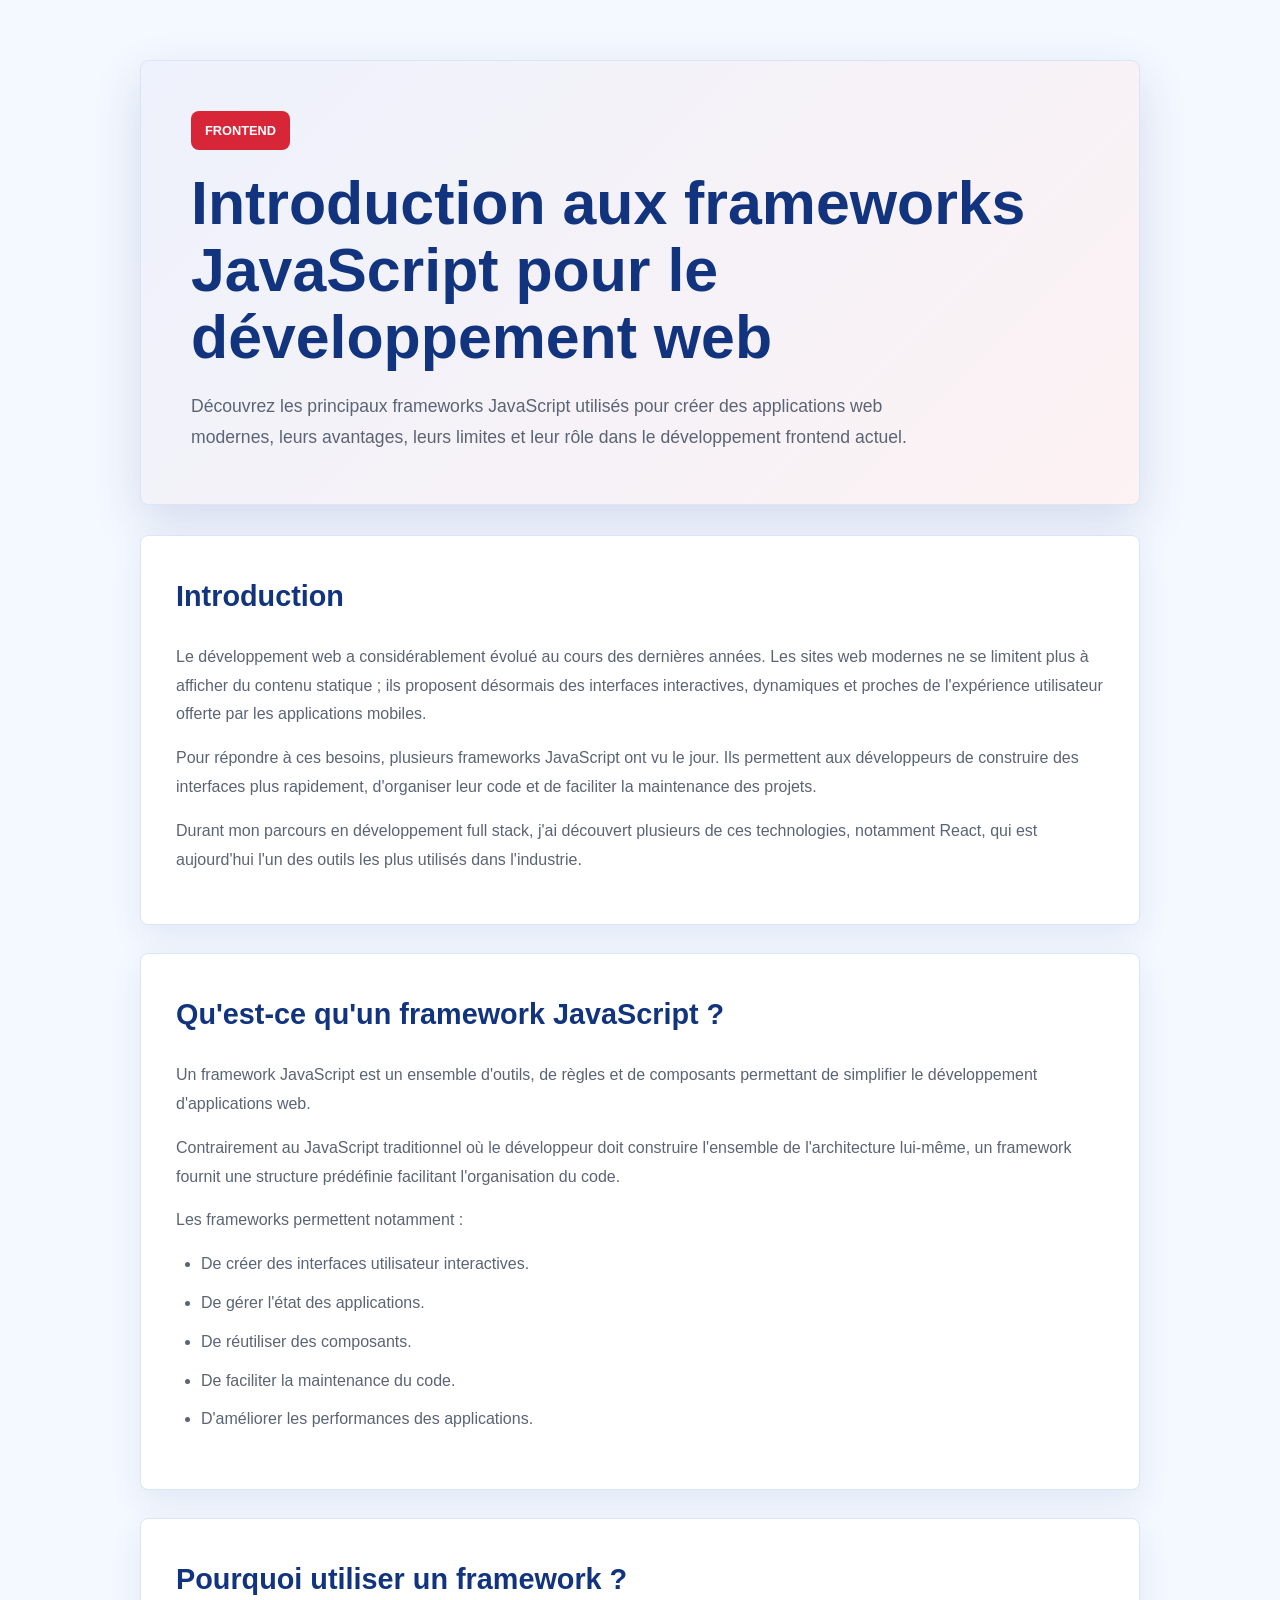
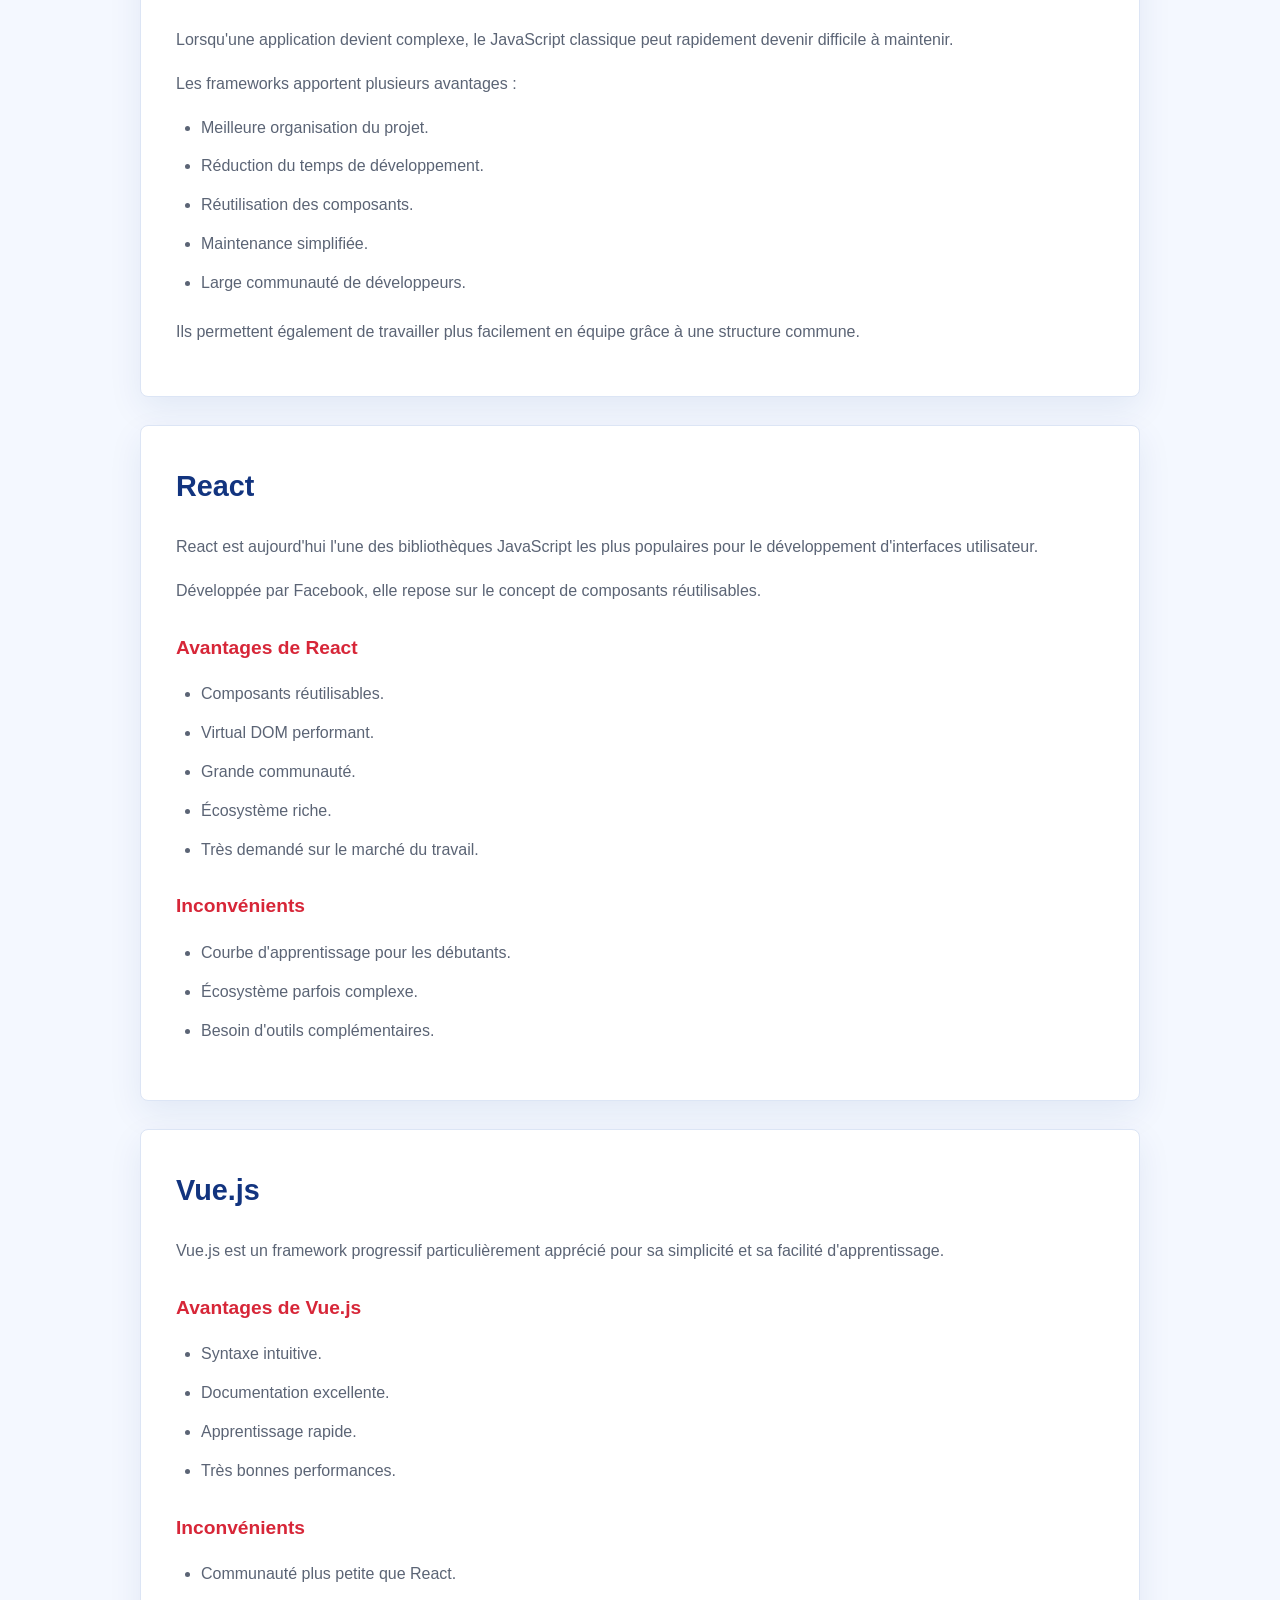
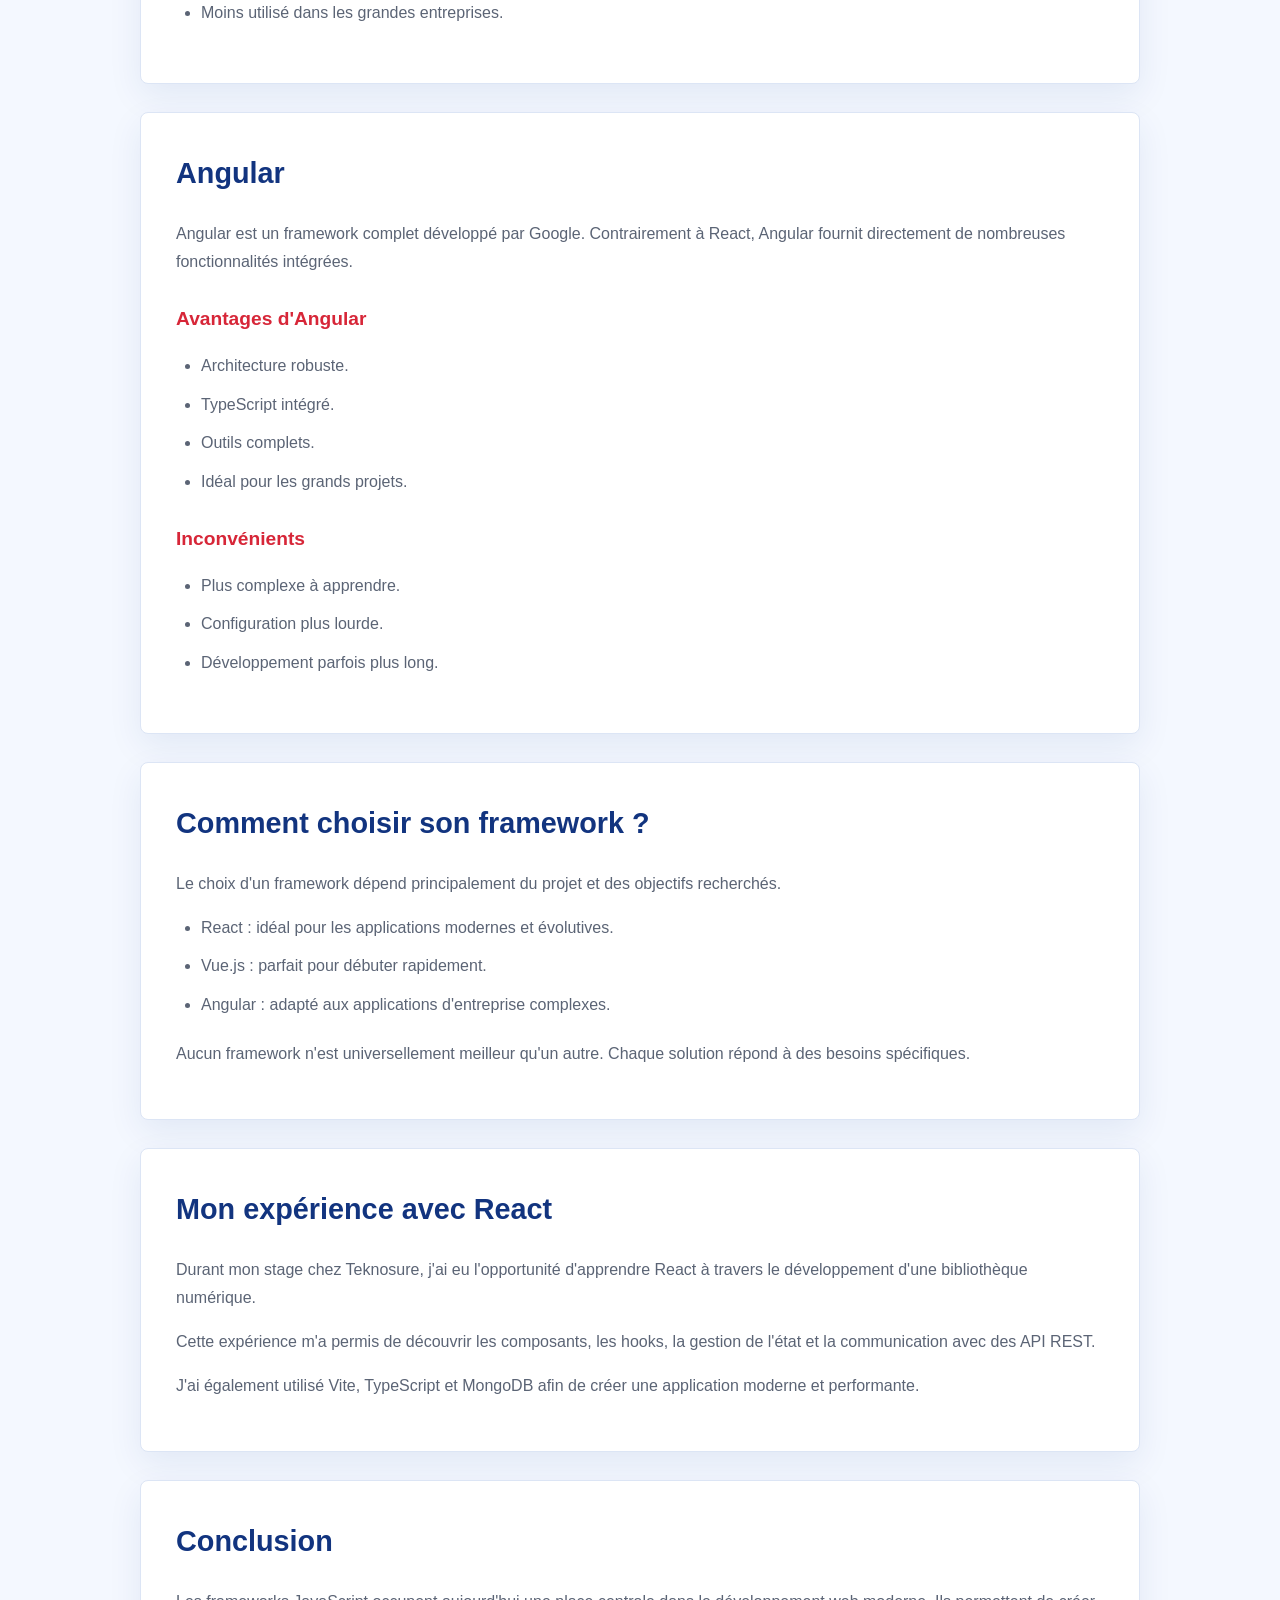
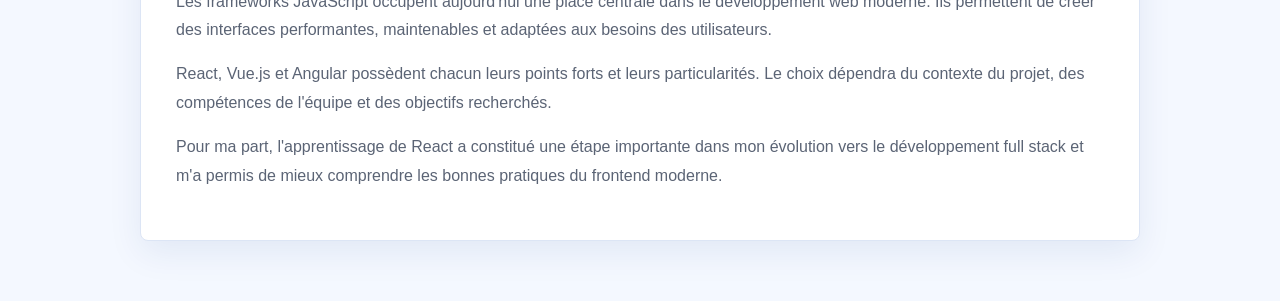
<file: ARTICLES/article2.html>
<!doctype html>
<html lang="fr">
  <head>
    <meta charset="UTF-8" />
    <meta name="viewport" content="width=device-width, initial-scale=1.0" />
    <title>
      Introduction aux frameworks JavaScript pour le développement web
    </title>
    <style>
      /* =========================================
   ARTICLE TECHNIQUE
========================================= */

      :root {
        --ink: #172033;
        --muted: #5b6475;
        --line: #dce5f5;
        --paper: #f4f8ff;
        --white: #ffffff;
        --blue: #2457d6;
        --blue-dark: #12347f;
        --blue-soft: #eaf1ff;
        --red: #d72638;
        --shadow: 0 18px 50px rgba(18, 52, 127, 0.14);
        --radius: 8px;
      }

      * {
        margin: 0;
        padding: 0;
        box-sizing: border-box;
      }

      body {
        font-family: Arial, Helvetica, sans-serif;
        background: var(--paper);
        color: var(--ink);
        line-height: 1.8;
      }

      article {
        width: min(1000px, calc(100% - 40px));
        margin: 60px auto;
      }

      /* =========================================
   HEADER ARTICLE
========================================= */

      header {
        padding: 50px;
        margin-bottom: 30px;

        border: 1px solid var(--line);
        border-radius: var(--radius);

        background:
          linear-gradient(
            135deg,
            rgba(36, 87, 214, 0.08),
            rgba(215, 38, 56, 0.06)
          ),
          var(--white);

        box-shadow: var(--shadow);
      }

      header span {
        display: inline-block;

        margin-bottom: 20px;

        padding: 8px 14px;

        border-radius: var(--radius);

        background: var(--red);

        color: white;

        font-size: 0.8rem;

        font-weight: 900;

        text-transform: uppercase;
      }

      header h1 {
        margin-bottom: 20px;

        color: var(--blue-dark);

        font-size: clamp(2rem, 5vw, 3.8rem);

        line-height: 1.1;
      }

      header p {
        max-width: 750px;

        color: var(--muted);

        font-size: 1.1rem;
      }

      /* =========================================
   SECTIONS
========================================= */

      section {
        margin-bottom: 28px;

        padding: 35px;

        border: 1px solid var(--line);
        border-radius: var(--radius);

        background: var(--white);

        box-shadow: 0 12px 34px rgba(18, 52, 127, 0.08);
      }

      section h2 {
        margin-bottom: 20px;

        color: var(--blue-dark);

        font-size: 1.8rem;
      }

      section h3 {
        margin-top: 25px;
        margin-bottom: 15px;

        color: var(--red);

        font-size: 1.2rem;
      }

      section p {
        margin-bottom: 15px;

        color: var(--muted);
      }

      /* =========================================
   LISTES
========================================= */

      ul {
        margin: 15px 0 20px 25px;
      }

      li {
        margin-bottom: 10px;

        color: var(--muted);
      }

      /* =========================================
   BLOCS DE CODE
========================================= */

      pre {
        overflow-x: auto;

        margin: 20px 0;

        padding: 20px;

        border-radius: var(--radius);

        background: #0f172a;

        color: #f8fafc;

        font-size: 0.95rem;

        line-height: 1.6;
      }

      code {
        font-family: Consolas, Monaco, monospace;
      }

      /* =========================================
   LIENS
========================================= */

      a {
        color: var(--blue);
        text-decoration: none;
      }

      a:hover {
        color: var(--red);
      }

      /* =========================================
   STRONG
========================================= */

      strong {
        color: var(--blue-dark);
      }

      /* =========================================
   DARK MODE
========================================= */

      body.dark-mode {
        --ink: #f6f8ff;
        --muted: #b8c3d9;
        --line: #26324c;
        --paper: #0b1020;
        --white: #141c31;
        --blue: #6da0ff;
        --blue-dark: #dce8ff;
        --red: #ff5f73;

        background:
          radial-gradient(
            circle at top left,
            rgba(109, 160, 255, 0.15),
            transparent
          ),
          #0b1020;
      }

      body.dark-mode header,
      body.dark-mode section {
        background:
          linear-gradient(180deg, rgba(255, 255, 255, 0.03), transparent),
          rgba(20, 28, 49, 0.95);

        border-color: rgba(129, 161, 214, 0.2);
      }

      body.dark-mode h1,
      body.dark-mode h2,
      body.dark-mode strong {
        color: var(--blue-dark);
      }

      body.dark-mode p,
      body.dark-mode li {
        color: var(--muted);
      }

      body.dark-mode pre {
        background: #081020;
      }

      body.dark-mode header span {
        background: var(--red);
      }

      /* =========================================
   RESPONSIVE
========================================= */

      @media (max-width: 768px) {
        article {
          width: calc(100% - 24px);
          margin: 30px auto;
        }

        header,
        section {
          padding: 24px;
        }

        header h1 {
          font-size: 2rem;
        }

        section h2 {
          font-size: 1.5rem;
        }

        pre {
          padding: 15px;
          font-size: 0.85rem;
        }
      }
    </style>
  </head>
  <body>
    <article>
      <header>
        <span>Frontend</span>

        <h1>
          Introduction aux frameworks JavaScript pour le développement web
        </h1>

        <p>
          Découvrez les principaux frameworks JavaScript utilisés pour créer des
          applications web modernes, leurs avantages, leurs limites et leur rôle
          dans le développement frontend actuel.
        </p>
      </header>

      <section>
        <h2>Introduction</h2>

        <p>
          Le développement web a considérablement évolué au cours des dernières
          années. Les sites web modernes ne se limitent plus à afficher du
          contenu statique ; ils proposent désormais des interfaces
          interactives, dynamiques et proches de l'expérience utilisateur
          offerte par les applications mobiles.
        </p>

        <p>
          Pour répondre à ces besoins, plusieurs frameworks JavaScript ont vu le
          jour. Ils permettent aux développeurs de construire des interfaces
          plus rapidement, d'organiser leur code et de faciliter la maintenance
          des projets.
        </p>

        <p>
          Durant mon parcours en développement full stack, j'ai découvert
          plusieurs de ces technologies, notamment React, qui est aujourd'hui
          l'un des outils les plus utilisés dans l'industrie.
        </p>
      </section>

      <section>
        <h2>Qu'est-ce qu'un framework JavaScript ?</h2>

        <p>
          Un framework JavaScript est un ensemble d'outils, de règles et de
          composants permettant de simplifier le développement d'applications
          web.
        </p>

        <p>
          Contrairement au JavaScript traditionnel où le développeur doit
          construire l'ensemble de l'architecture lui-même, un framework fournit
          une structure prédéfinie facilitant l'organisation du code.
        </p>

        <p>Les frameworks permettent notamment :</p>

        <ul>
          <li>De créer des interfaces utilisateur interactives.</li>
          <li>De gérer l'état des applications.</li>
          <li>De réutiliser des composants.</li>
          <li>De faciliter la maintenance du code.</li>
          <li>D'améliorer les performances des applications.</li>
        </ul>
      </section>

      <section>
        <h2>Pourquoi utiliser un framework ?</h2>

        <p>
          Lorsqu'une application devient complexe, le JavaScript classique peut
          rapidement devenir difficile à maintenir.
        </p>

        <p>Les frameworks apportent plusieurs avantages :</p>

        <ul>
          <li>Meilleure organisation du projet.</li>
          <li>Réduction du temps de développement.</li>
          <li>Réutilisation des composants.</li>
          <li>Maintenance simplifiée.</li>
          <li>Large communauté de développeurs.</li>
        </ul>

        <p>
          Ils permettent également de travailler plus facilement en équipe grâce
          à une structure commune.
        </p>
      </section>

      <section>
        <h2>React</h2>

        <p>
          React est aujourd'hui l'une des bibliothèques JavaScript les plus
          populaires pour le développement d'interfaces utilisateur.
        </p>

        <p>
          Développée par Facebook, elle repose sur le concept de composants
          réutilisables.
        </p>

        <h3>Avantages de React</h3>

        <ul>
          <li>Composants réutilisables.</li>
          <li>Virtual DOM performant.</li>
          <li>Grande communauté.</li>
          <li>Écosystème riche.</li>
          <li>Très demandé sur le marché du travail.</li>
        </ul>

        <h3>Inconvénients</h3>

        <ul>
          <li>Courbe d'apprentissage pour les débutants.</li>
          <li>Écosystème parfois complexe.</li>
          <li>Besoin d'outils complémentaires.</li>
        </ul>
      </section>

      <section>
        <h2>Vue.js</h2>

        <p>
          Vue.js est un framework progressif particulièrement apprécié pour sa
          simplicité et sa facilité d'apprentissage.
        </p>

        <h3>Avantages de Vue.js</h3>

        <ul>
          <li>Syntaxe intuitive.</li>
          <li>Documentation excellente.</li>
          <li>Apprentissage rapide.</li>
          <li>Très bonnes performances.</li>
        </ul>

        <h3>Inconvénients</h3>

        <ul>
          <li>Communauté plus petite que React.</li>
          <li>Moins utilisé dans les grandes entreprises.</li>
        </ul>
      </section>

      <section>
        <h2>Angular</h2>

        <p>
          Angular est un framework complet développé par Google. Contrairement à
          React, Angular fournit directement de nombreuses fonctionnalités
          intégrées.
        </p>

        <h3>Avantages d'Angular</h3>

        <ul>
          <li>Architecture robuste.</li>
          <li>TypeScript intégré.</li>
          <li>Outils complets.</li>
          <li>Idéal pour les grands projets.</li>
        </ul>

        <h3>Inconvénients</h3>

        <ul>
          <li>Plus complexe à apprendre.</li>
          <li>Configuration plus lourde.</li>
          <li>Développement parfois plus long.</li>
        </ul>
      </section>

      <section>
        <h2>Comment choisir son framework ?</h2>

        <p>
          Le choix d'un framework dépend principalement du projet et des
          objectifs recherchés.
        </p>

        <ul>
          <li>React : idéal pour les applications modernes et évolutives.</li>
          <li>Vue.js : parfait pour débuter rapidement.</li>
          <li>Angular : adapté aux applications d'entreprise complexes.</li>
        </ul>

        <p>
          Aucun framework n'est universellement meilleur qu'un autre. Chaque
          solution répond à des besoins spécifiques.
        </p>
      </section>

      <section>
        <h2>Mon expérience avec React</h2>

        <p>
          Durant mon stage chez Teknosure, j'ai eu l'opportunité d'apprendre
          React à travers le développement d'une bibliothèque numérique.
        </p>

        <p>
          Cette expérience m'a permis de découvrir les composants, les hooks, la
          gestion de l'état et la communication avec des API REST.
        </p>

        <p>
          J'ai également utilisé Vite, TypeScript et MongoDB afin de créer une
          application moderne et performante.
        </p>
      </section>

      <section>
        <h2>Conclusion</h2>

        <p>
          Les frameworks JavaScript occupent aujourd'hui une place centrale dans
          le développement web moderne. Ils permettent de créer des interfaces
          performantes, maintenables et adaptées aux besoins des utilisateurs.
        </p>

        <p>
          React, Vue.js et Angular possèdent chacun leurs points forts et leurs
          particularités. Le choix dépendra du contexte du projet, des
          compétences de l'équipe et des objectifs recherchés.
        </p>

        <p>
          Pour ma part, l'apprentissage de React a constitué une étape
          importante dans mon évolution vers le développement full stack et m'a
          permis de mieux comprendre les bonnes pratiques du frontend moderne.
        </p>
      </section>
    </article>
  </body>
</html>
</file>
<file: said.css>
/*
  Palette globale du portfolio de Said.
  Les couleurs principales demandées sont bleu, rouge et blanc.
  Pour changer rapidement l'identité visuelle :
  - --blue contrôle les boutons, titres et éléments forts.
  - --red contrôle les accents et les détails dynamiques.
  - --white contrôle les cartes et les zones de respiration.
*/
:root {
  --ink: #172033;
  --muted: #5b6475;
  --line: #dce5f5;
  --paper: #f4f8ff;
  --white: #ffffff;
  --blue: #2457d6;
  --blue-dark: #12347f;
  --blue-soft: #eaf1ff;
  --red: #d72638;
  --red-dark: #981b2a;
  --cyan: #18c7ff;
  --shadow: 0 18px 50px rgba(18, 52, 127, 0.14);

  --page-max: 1200px;
  --page-gutter: clamp(1rem, 4vw, 2.5rem);
  --section-space: clamp(3.5rem, 7vw, 6rem);
  --card-radius: 1rem;
  --radius: var(--card-radius);
}

*,
*::before,
*::after {
  box-sizing: border-box;
  margin: 0;
  padding: 0;
}

html {
  scroll-behavior: smooth;
  scroll-padding-top: 5.5rem;
}

body {
  min-width: 0;
  overflow-wrap: break-word;
  font-family: Arial, Helvetica, sans-serif;
  color: var(--ink);
  background: var(--paper);
  line-height: 1.6;
}

a {
  color: inherit;
  text-decoration: none;
}

img,
svg,
video {
  display: block;
  max-width: 100%;
  height: auto;
}

button,
input,
textarea,
select {
  font: inherit;
}

:focus-visible {
  outline: 3px solid var(--blue);
  outline-offset: 3px;
}

/*
  Conteneur commun :
  limite la largeur du contenu et garde une marge latérale sur tous les écrans.
*/
.container {
  width: min(calc(100% - 2 * var(--page-gutter)), var(--page-max));
  margin-inline: auto;
}

/*
  Header fixe :
  sticky garde la navigation en haut pendant le scroll.
  Le fond blanc translucide garde le style léger du portfolio.
*/
.site-header {
  position: sticky;
  top: 0;
  z-index: 1000;
  border-bottom: 1px solid rgba(220, 229, 245, 0.95);
  background: rgba(255, 255, 255, 0.94);
  backdrop-filter: blur(14px);
  transition:
    border-color 0.2s ease,
    box-shadow 0.2s ease,
    background 0.2s ease;
}

.site-header:hover {
  border-color: rgba(36, 87, 214, 0.28);
  background: rgba(255, 255, 255, 0.98);
  box-shadow: 0 12px 34px rgba(18, 52, 127, 0.08);
}

.nav {
  min-height: 72px;
  display: flex;
  align-items: center;
  justify-content: space-between;
  gap: clamp(12px, 2vw, 24px);
}

.brand {
  display: inline-flex;
  align-items: center;
  gap: 10px;
  min-width: 0;
  font-weight: 800;
  letter-spacing: 0;
  transition:
    color 0.2s ease,
    transform 0.2s ease;
}

.brand:hover {
  color: var(--blue);
  transform: translateY(-1px);
}

.brand-mark {
  width: 42px;
  height: 42px;
  display: grid;
  place-items: center;
  border-radius: 50%;
  color: var(--white);
  background: var(--blue);
  box-shadow: 0 0 0 4px rgba(215, 38, 56, 0.12);
  transition:
    background 0.2s ease,
    box-shadow 0.2s ease,
    transform 0.2s ease;
}

.brand:hover .brand-mark {
  background: var(--red);
  box-shadow: 0 0 0 6px rgba(36, 87, 214, 0.13);
  transform: rotate(-6deg) scale(1.05);
}

.nav-links {
  display: flex;
  align-items: center;
  gap: 20px;
  list-style: none;
  font-size: 0.95rem;
  color: var(--muted);
}

.nav-links a:hover {
  color: var(--red);
}

.nav-links a {
  position: relative;
  display: inline-flex;
  align-items: center;
  min-height: 44px;
  white-space: nowrap;
  transition: color 0.2s ease;
}

.nav-links a::after {
  content: "";
  position: absolute;
  left: 0;
  right: 0;
  bottom: 4px;
  height: 2px;
  border-radius: 999px;
  background: linear-gradient(90deg, var(--blue), var(--red));
  transform: scaleX(0);
  transform-origin: left;
  transition: transform 0.2s ease;
}

.nav-links a:hover::after {
  transform: scaleX(1);
}

.nav-action,
.btn {
  display: inline-flex;
  align-items: center;
  justify-content: center;
  min-height: 44px;
  padding: 0 18px;
  border: 1px solid transparent;
  border-radius: var(--radius);
  font-weight: 800;
  cursor: pointer;
  transition:
    transform 0.2s ease,
    background 0.2s ease,
    border-color 0.2s ease;
}

.nav-action,
.btn-primary {
  color: var(--white);
  background: var(--blue);
}

.nav-action:hover,
.btn-primary:hover {
  background: var(--red);
  box-shadow: 0 12px 26px rgba(215, 38, 56, 0.22);
}

.btn-secondary {
  color: var(--blue-dark);
  border-color: var(--blue);
  background: var(--white);
}

.btn-secondary:hover {
  color: var(--white);
  border-color: var(--blue-dark);
  background: var(--blue-dark);
}

.btn-secondary:focus-visible {
  outline-color: var(--red);
}

.nav-action:hover,
.btn:hover {
  transform: translateY(-2px);
}

#theme-toggle {
  min-height: 44px;
  padding: 0 14px;
  border: 1px solid var(--line);
  border-radius: var(--radius);
  color: var(--blue-dark);
  background: var(--white);
  font: inherit;
  font-size: 0.9rem;
  font-weight: 900;
  cursor: pointer;
  white-space: nowrap;
  box-shadow: 0 8px 20px rgba(18, 52, 127, 0.08);
  transition:
    color 0.2s ease,
    background 0.2s ease,
    border-color 0.2s ease,
    box-shadow 0.2s ease,
    transform 0.2s ease;
}

#theme-toggle:hover {
  color: var(--white);
  background: var(--blue);
  border-color: var(--blue);
  box-shadow: 0 12px 26px rgba(36, 87, 214, 0.2);
  transform: translateY(-2px);
}

.menu-toggle {
  display: none;
  width: 44px;
  height: 44px;
  border: 1px solid var(--line);
  border-radius: var(--radius);
  background: var(--white);
  color: var(--ink);
  font-size: 1.25rem;
  cursor: pointer;
  transition:
    color 0.2s ease,
    border-color 0.2s ease,
    box-shadow 0.2s ease,
    transform 0.2s ease;
}

.menu-toggle:hover {
  color: var(--red);
  border-color: var(--blue);
  box-shadow: 0 8px 20px rgba(18, 52, 127, 0.12);
  transform: translateY(-1px);
}

/*
  Hero avec photo en arrière-plan :
  - La photo est appelée ici avec url("said cv.jpg").
  - Le premier calque est un dégradé blanc/bleu très clair qui protège la lisibilité du texte.
  - Le deuxième calque est la photo.
  - L'ordre compte : le dégradé est écrit avant l'image, donc il se place au-dessus.
  - "right center" met le portrait à droite sur ordinateur.
  - "min(45vw, 540px)" rend la photo responsive sans devenir trop grande.
  Pour refaire cet effet : placer l'image dans background avec un linear-gradient devant.
*/
.hero {
  min-height: clamp(560px, calc(100vh - 72px), 860px);
  display: grid;
  align-items: center;
  padding-block: clamp(3rem, 6vw, 4.5rem);
  background:
    linear-gradient(
      90deg,
      rgba(244, 248, 255, 0.98) 0%,
      rgba(244, 248, 255, 0.9) 46%,
      rgba(244, 248, 255, 0.22) 100%
    ),
    url("said cv.jpg") right center / min(45vw, 540px) auto no-repeat;
}

/*
  Le texte du hero est limité en largeur pour laisser respirer la photo à droite.
*/
.hero-content {
  max-width: 700px;
  min-width: 0;
}

.eyebrow {
  display: inline-flex;
  align-items: center;
  margin-bottom: 18px;
  color: var(--red);
  font-weight: 900;
  text-transform: uppercase;
  font-size: 0.78rem;
  letter-spacing: 0.08em;
}

h1 {
  max-width: 760px;
  font-size: clamp(2.25rem, 5vw, 4.5rem);
  line-height: 1.05;
  letter-spacing: 0;
  text-wrap: balance;
  margin-bottom: 20px;
}

h2 {
  font-size: clamp(1.75rem, 3.5vw, 3rem);
  line-height: 1.15;
  letter-spacing: 0;
  text-wrap: balance;
}

h3 {
  line-height: 1.3;
}

p {
  line-height: 1.7;
}

.hero-lead {
  max-width: 630px;
  color: var(--muted);
  font-size: clamp(1rem, 2vw, 1.22rem);
  margin-bottom: 28px;
}

.section-text {
  max-width: 65ch;
}

.hero-actions,
.contact-actions {
  display: flex;
  flex-wrap: wrap;
  gap: 12px;
}

/*
  Grille des informations rapides :
  le fond bleu clair sert de séparateur entre les cases blanches.
*/
.quick-facts {
  display: grid;
  grid-template-columns: repeat(3, minmax(0, 1fr));
  gap: 1px;
  margin-top: 42px;
  overflow: hidden;
  border: 1px solid var(--line);
  border-radius: var(--radius);
  background: var(--line);
  box-shadow: var(--shadow);
}

.fact {
  min-width: 0;
  padding: 18px;
  background: var(--white);
}

.fact strong {
  display: block;
  color: var(--blue-dark);
  font-size: 1.1rem;
}

.fact span {
  color: var(--muted);
  font-size: 0.92rem;
}

section {
  padding-block: var(--section-space);
}

.section-head {
  display: grid;
  grid-template-columns: minmax(180px, 0.72fr) minmax(0, 1.28fr);
  gap: 42px;
  align-items: start;
  margin-bottom: 34px;
}

.section-label {
  color: var(--red);
  font-weight: 900;
  text-transform: uppercase;
  font-size: 0.78rem;
  letter-spacing: 0.08em;
}

.section-text {
  color: var(--muted);
  font-size: 1.05rem;
  margin-top: 12px;
}

/* Profil sans photo : carte principale + cartes secondaires. */
.profile-wrapper {
  display: grid;
  grid-template-columns: 1fr;
  gap: clamp(1rem, 2vw, 1.5rem);
  align-items: start;
}

.profile-main-card,
.profile-card {
  min-width: 0;
  border: 1px solid var(--line);
  border-radius: var(--radius);
  background: var(--white);
  box-shadow: 0 12px 34px rgba(18, 52, 127, 0.08);
}

.profile-main-card {
  position: relative;
  display: grid;
  grid-template-columns: minmax(0, 1.35fr) minmax(220px, 0.65fr);
  align-content: start;
  gap: clamp(0.9rem, 1.6vw, 1.15rem);
  padding: clamp(1.375rem, 2.8vw, 2.25rem);
  overflow: hidden;
  background:
    linear-gradient(135deg, rgba(36, 87, 214, 0.08), rgba(215, 38, 56, 0.06)),
    var(--white);
}

.profile-main-card::before {
  content: "";
  position: absolute;
  inset: 0 0 auto;
  height: 5px;
  background: linear-gradient(90deg, var(--blue), var(--red));
}

.profile-main-card > * {
  position: relative;
  z-index: 1;
}

.profile-badge {
  width: fit-content;
  padding: 9px 13px;
  border-radius: var(--radius);
  color: var(--white);
  background: var(--red);
  font-size: 0.86rem;
  font-weight: 900;
}

.profile-main-card h3 {
  max-width: 760px;
  color: var(--blue-dark);
  font-size: clamp(1.35rem, 2.4vw, 1.95rem);
  line-height: 1.2;
  text-wrap: balance;
}

.profile-main-card p,
.profile-card p {
  max-width: 62ch;
  color: var(--muted);
}

.profile-main-card > .profile-badge,
.profile-main-card > h3,
.profile-main-card > p {
  grid-column: 1;
}

.profile-stats {
  display: grid;
  grid-column: 2;
  grid-row: 1 / span 4;
  grid-template-columns: 1fr;
  align-content: start;
  gap: clamp(0.625rem, 1vw, 0.875rem);
  margin-top: 0;
}

.stat-box {
  display: grid;
  align-content: start;
  gap: 6px;
  min-width: 0;
  padding: clamp(0.9rem, 1.6vw, 1.15rem);
  border: 1px solid var(--line);
  border-radius: var(--radius);
  background: rgba(255, 255, 255, 0.76);
}

.stat-box strong {
  display: block;
  color: var(--blue-dark);
  font-size: 1.25rem;
  line-height: 1.2;
  font-weight: 900;
}

.stat-box span {
  color: var(--muted);
  font-size: 0.92rem;
}

.profile-grid {
  display: grid;
  grid-template-columns: repeat(2, minmax(0, 1fr));
  gap: clamp(0.875rem, 1.5vw, 1.125rem);
}

.profile-grid .profile-card {
  position: relative;
  display: flex;
  flex-direction: column;
  justify-content: flex-start;
  gap: clamp(0.6rem, 1vw, 0.875rem);
  padding: clamp(1.125rem, 2.2vw, 1.5rem);
  overflow: hidden;
  transition:
    transform 0.2s ease,
    box-shadow 0.2s ease,
    border-color 0.2s ease;
}

.profile-grid .profile-card::after {
  content: "";
  position: absolute;
  inset: auto 0 0;
  height: 4px;
  background: linear-gradient(90deg, var(--blue), var(--red));
  transform: scaleX(0);
  transform-origin: left;
  transition: transform 0.2s ease;
}

@media (hover: hover) {
  .profile-grid .profile-card:hover {
    transform: translateY(-5px);
    border-color: rgba(36, 87, 214, 0.32);
    box-shadow: 0 18px 44px rgba(18, 52, 127, 0.14);
  }

  .profile-grid .profile-card:hover::after {
    transform: scaleX(1);
  }
}

.profile-card h3 {
  color: var(--blue-dark);
  font-size: 1.08rem;
  line-height: 1.3;
  margin-top: 0;
}

.card-number {
  width: 44px;
  height: 44px;
  display: grid;
  place-items: center;
  border-radius: 50%;
  color: var(--white);
  background: var(--blue);
  font-size: 0.95rem;
  font-weight: 900;
  box-shadow: 0 0 0 5px rgba(215, 38, 56, 0.12);
}

.tags {
  display: flex;
  flex-wrap: wrap;
  gap: 10px;
  list-style: none;
}

.tag {
  padding: 8px 12px;
  border-radius: var(--radius);
  color: var(--blue-dark);
  background: var(--blue-soft);
  font-weight: 800;
  font-size: 0.9rem;
}

.quality-card {
  background:
    linear-gradient(145deg, rgba(36, 87, 214, 0.08), rgba(215, 38, 56, 0.05)),
    var(--white);
}

.quality-list {
  display: grid;
  gap: 8px;
  list-style: none;
}

.quality-list li {
  position: relative;
  display: grid;
  gap: 2px;
  padding: 11px 12px 11px 40px;
  border: 1px solid rgba(36, 87, 214, 0.14);
  border-radius: var(--radius);
  background: rgba(255, 255, 255, 0.78);
}

.quality-list li::before {
  content: "";
  position: absolute;
  top: 14px;
  left: 14px;
  width: 11px;
  height: 11px;
  border: 3px solid rgba(36, 87, 214, 0.18);
  border-radius: 50%;
  background: var(--red);
  box-shadow: 0 0 0 4px rgba(215, 38, 56, 0.08);
}

.quality-list strong {
  color: var(--blue-dark);
  font-size: 0.95rem;
  line-height: 1.25;
}

.quality-list span {
  color: var(--muted);
  font-size: 0.86rem;
  line-height: 1.45;
}

@media (min-width: 360px) {
  .quality-list {
    grid-template-columns: repeat(2, minmax(0, 1fr));
  }
}

/*
  Grilles de cartes :
  minmax(0, 1fr) évite les débordements quand une phrase est longue.
*/
.skills-grid,
.projects-grid,
.contact-grid {
  display: grid;
  gap: 18px;
}

.skills-grid {
  grid-template-columns: repeat(3, minmax(0, 1fr));
}

.projects-grid {
  grid-template-columns: repeat(3, minmax(0, 1fr));
}

.skill-group,
.project,
.education-card,
.contact-card,
.experience-card {
  min-width: 0;
  border: 1px solid var(--line);
  border-radius: var(--radius);
  background: var(--white);
  box-shadow: 0 12px 34px rgba(18, 52, 127, 0.08);
}

.skill-group,
.project {
  padding: 24px;
}

.skill-group h3,
.project h3,
.education-card h3,
.experience-card h3 {
  font-size: 1.1rem;
  line-height: 1.28;
  margin-bottom: 10px;
}

.skill-group ul,
.experience-list {
  display: grid;
  gap: 8px;
  color: var(--muted);
  list-style: none;
}

.skill-group li::before,
.experience-list li::before {
  content: "";
  display: inline-block;
  width: 7px;
  height: 7px;
  margin-right: 8px;
  border-radius: 50%;
  background: var(--red);
  vertical-align: middle;
}

.project {
  position: relative;
  display: flex;
  flex-direction: column;
  overflow: hidden;
  transition:
    transform 0.24s ease,
    box-shadow 0.24s ease,
    border-color 0.24s ease;
}

.project:hover {
  transform: translateY(-8px);
  border-color: transparent;
  box-shadow: 0 22px 52px rgba(18, 52, 127, 0.18);
}

.project:hover .project-num {
  background: var(--red);
  transform: rotate(-6deg) scale(1.06);
  box-shadow: 0 0 0 7px rgba(36, 87, 214, 0.12);
}

.project:hover h3 {
  color: var(--blue);
}

.project:hover .project-link {
  color: var(--blue);
  transform: translateX(4px);
}

.project > * {
  position: relative;
  z-index: 2;
}

.project-num {
  width: 42px;
  height: 42px;
  display: grid;
  place-items: center;
  margin-bottom: 18px;
  border-radius: 50%;
  color: var(--white);
  background: var(--blue);
  font-weight: 900;
  box-shadow: 0 0 0 5px rgba(215, 38, 56, 0.12);
}

.project p {
  color: var(--muted);
}

.project-link {
  width: fit-content;
  margin-top: 16px;
  color: var(--red);
  font-weight: 900;
  transition:
    color 0.2s ease,
    transform 0.2s ease;
}

.project-link:hover {
  color: var(--blue);
}

.project-stack {
  margin-top: auto;
  padding-top: 12px;
  color: var(--blue-dark) !important;
  font-weight: 800;
  overflow-wrap: anywhere;
}

.skill-group li,
.experience-list li,
.education-content p {
  overflow-wrap: anywhere;
}

/*
  Sous-blocs Projets :
  - .projects-terminated présente les projets terminés.
  - .projects-ongoing présente les projets en cours (plus discret).
*/
.projects-terminated,
.projects-ongoing {
  display: grid;
  gap: 16px;
}

.projects-ongoing {
  margin-top: 40px;
}

.projects-subtitle {
  display: flex;
  align-items: center;
  gap: 10px;
  font-size: 1.15rem;
}

.projects-subtitle > span {
  display: grid;
  place-items: center;
  width: 30px;
  height: 30px;
  border-radius: 50%;
  color: var(--white);
  font-weight: 900;
}

.projects-terminated .projects-subtitle > span {
  background: var(--blue);
}

.projects-ongoing .projects-subtitle > span {
  background: var(--red);
}

/* Badge "En cours" - l'information ne dépend pas uniquement de
   la couleur : le texte est lu par les lecteurs d'écran. */
.project-badge {
  width: fit-content;
  margin-left: 10px;
  padding: 4px 10px;
  border-radius: var(--radius);
  color: var(--white);
  background: var(--red);
  font-size: 0.72rem;
  font-weight: 900;
  text-transform: uppercase;
  letter-spacing: 0.03em;
  white-space: nowrap;
  vertical-align: middle;
}

.project-title {
  display: flex;
  align-items: center;
  flex-wrap: wrap;
}

/* Carte "en cours" : superposition discrète (bordure pointillée) */
.project.project-ongoing {
  border-style: dashed;
  opacity: 0.92;
}

.project.project-ongoing:hover {
  opacity: 1;
}

/* État d'avancement d'un projet en cours */
.project-progress {
  width: fit-content;
  margin-top: 14px;
  padding: 6px 12px;
  border-radius: var(--radius);
  color: var(--blue-dark) !important;
  background: var(--blue-soft);
  font-size: 0.84rem;
  font-weight: 800;
}

/*
  Carte expérience :
  le haut de carte sépare le nom de l'entreprise et la période.
*/
.experience-card {
  padding: 28px;
}

.experience-top {
  display: flex;
  align-items: flex-start;
  justify-content: space-between;
  flex-wrap: wrap;
  gap: 12px 18px;
  padding-bottom: 18px;
  margin-bottom: 18px;
  border-bottom: 1px solid var(--line);
}

.experience-top > div {
  min-width: 0;
}

.experience-top p {
  color: var(--muted);
}

.experience-top span {
  align-self: start;
  padding: 8px 12px;
  border-radius: var(--radius);
  color: var(--white);
  background: var(--red);
  font-weight: 900;
  white-space: nowrap;
}

/* Formations présentées sur une ligne chronologique verticale. */
.education-grid {
  position: relative;
  display: grid;
  grid-template-columns: minmax(0, 1fr);
  gap: 18px;
}

.education-grid::before {
  content: "";
  position: absolute;
  top: 51px;
  bottom: 51px;
  left: 51px;
  width: 2px;
  background: var(--line);
}

.education-card {
  position: relative;
  display: grid;
  grid-template-columns: 64px minmax(0, 1fr);
  gap: 18px;
  padding: 24px;
  overflow: hidden;
  z-index: 1;
}

.education-card::after {
  content: "";
  position: absolute;
  inset: auto 0 0 0;
  height: 5px;
  background: linear-gradient(90deg, var(--blue), var(--red));
}

.education-card-featured {
  grid-column: 1 / -1;
  background:
    linear-gradient(135deg, rgba(36, 87, 214, 0.08), rgba(215, 38, 56, 0.08)),
    var(--white);
}

.education-marker {
  width: 54px;
  height: 54px;
  display: grid;
  place-items: center;
  border-radius: 50%;
  color: var(--white);
  background: var(--blue);
  font-weight: 900;
  box-shadow: 0 0 0 5px rgba(215, 38, 56, 0.12);
}

.education-content {
  display: grid;
  align-content: start;
  gap: 8px;
}

.education-date {
  color: var(--red);
  font-weight: 900;
  text-transform: uppercase;
  font-size: 0.82rem;
  letter-spacing: 0.08em;
}

.education-place,
.education-card p {
  color: var(--muted);
}

.education-place {
  font-weight: 800;
}

.education-badge {
  width: fit-content;
  margin-top: 8px;
  padding: 8px 12px;
  border-radius: var(--radius);
  color: var(--blue-dark);
  background: var(--blue-soft);
  font-weight: 900;
  font-size: 0.88rem;
}

.education-badge-validated {
  color: #1a7a3a;
  background: #d4edda;
}

.contact-band {
  color: var(--white);
  background: var(--blue-dark);
}

.contact-band .section-label {
  color: #ffb5bd;
}

.contact-band .section-text {
  color: #dbe7ff;
}

.contact-grid {
  grid-template-columns: repeat(4, minmax(0, 1fr));
  margin-top: 34px;
}

.contact-card {
  padding: 20px;
  color: var(--ink);
}

.contact-card strong {
  display: block;
  margin-bottom: 4px;
  color: var(--blue-dark);
}

.contact-card p {
  color: var(--muted);
  overflow-wrap: anywhere;
}

.contact-form {
  margin-top: 34px;
  padding: 28px;
  border: 1px solid rgba(220, 229, 245, 0.28);
  border-radius: var(--radius);
  background: var(--white);
  box-shadow: 0 18px 46px rgba(0, 0, 0, 0.16);
}

.contact-form form {
  display: grid;
  grid-template-columns: repeat(2, minmax(0, 1fr));
  gap: 18px;
}

.form-group {
  display: grid;
  gap: 8px;
  min-width: 0;
}

.form-group label {
  color: var(--blue-dark);
  font-weight: 900;
  font-size: 0.92rem;
}

.form-group input,
.form-group textarea {
  width: 100%;
  min-height: 48px;
  padding: 13px 14px;
  border: 1px solid var(--line);
  border-radius: var(--radius);
  color: var(--ink);
  background: #f9fbff;
  font: inherit;
  outline: none;
  transition:
    border-color 0.2s ease,
    box-shadow 0.2s ease,
    background 0.2s ease;
}

.form-group textarea {
  min-height: 150px;
  resize: vertical;
}

.form-group input:focus,
.form-group textarea:focus {
  border-color: var(--blue);
  background: var(--white);
  box-shadow: 0 0 0 4px rgba(36, 87, 214, 0.12);
}

.form-group input:focus-visible,
.form-group textarea:focus-visible {
  outline: 3px solid var(--blue);
  outline-offset: 2px;
}

.form-group input::placeholder,
.form-group textarea::placeholder {
  color: #697386;
}

.form-group:has(textarea) {
  grid-column: 1 / -1;
}

.contact-form button {
  grid-column: 1 / -1;
  justify-self: end;
  min-height: 48px;
  padding: 0 24px;
  border: 1px solid transparent;
  border-radius: var(--radius);
  color: var(--white);
  background: var(--red);
  font: inherit;
  font-weight: 900;
  cursor: pointer;
  transition:
    transform 0.2s ease,
    background 0.2s ease,
    box-shadow 0.2s ease;
}

.contact-form button:hover {
  background: var(--blue);
  box-shadow: 0 12px 26px rgba(36, 87, 214, 0.24);
  transform: translateY(-2px);
}

.contact-form button:focus-visible {
  outline: 3px solid var(--red);
  outline-offset: 3px;
}

.site-footer {
  padding: 26px 0;
  color: var(--muted);
  background: var(--white);
  border-top: 1px solid var(--line);
}

.footer-inner {
  display: flex;
  justify-content: space-between;
  gap: 16px;
  flex-wrap: wrap;
}

.back-to-top {
  position: fixed;
  right: 20px;
  bottom: 20px;
  z-index: 900;
  width: 48px;
  height: 48px;
  border: none;
  border-radius: 50%;
  cursor: pointer;
  color: var(--white);
  background: linear-gradient(135deg, var(--blue), var(--cyan));
  box-shadow: 0 6px 18px rgba(0, 0, 0, 0.25);
  font-size: 1.4rem;
  line-height: 1;
  opacity: 0;
  visibility: hidden;
  transform: translateY(12px);
  transition:
    opacity 0.3s ease,
    visibility 0.3s ease,
    transform 0.3s ease;
}

.back-to-top.visible {
  opacity: 1;
  visibility: visible;
  transform: translateY(0);
}

.back-to-top:hover {
  transform: translateY(-3px);
}

/*
  Responsive :
  les paliers gardent la navigation, le hero et les grilles lisibles.
*/
@media (max-width: 1180px) {
  .nav {
    gap: 16px;
  }

  .nav-links {
    gap: 14px;
    font-size: 0.9rem;
  }

  .nav-action,
  .btn {
    padding: 0 15px;
  }

  .hero {
    background:
      linear-gradient(
        90deg,
        rgba(244, 248, 255, 0.98) 0%,
        rgba(244, 248, 255, 0.92) 52%,
        rgba(244, 248, 255, 0.42) 100%
      ),
      url("said cv.jpg") right center / min(42vw, 430px) auto no-repeat;
  }

  .contact-grid {
    grid-template-columns: repeat(2, minmax(0, 1fr));
  }
}

@media (max-width: 1023px) {
  .skills-grid,
  .projects-grid {
    grid-template-columns: repeat(2, minmax(0, 1fr));
  }
}

@media (max-width: 980px) {
  .nav {
    min-height: 66px;
  }

  .brand span:last-child {
    max-width: 190px;
    overflow: hidden;
    text-overflow: ellipsis;
    white-space: nowrap;
  }

  .menu-toggle {
    display: inline-grid;
    place-items: center;
    order: 4;
  }

  #theme-toggle {
    order: 3;
    min-height: 44px;
    padding: 0 12px;
    font-size: 0.84rem;
  }

  .nav-links,
  .nav-action {
    display: none;
  }

  .nav-links.is-open {
    position: absolute;
    left: var(--page-gutter);
    right: var(--page-gutter);
    top: calc(100% + 8px);
    display: grid;
    gap: 4px;
    max-height: calc(100vh - 6rem);
    overflow-y: auto;
    padding: 14px;
    border: 1px solid var(--line);
    border-radius: var(--radius);
    background: var(--white);
    box-shadow: var(--shadow);
  }

  .nav-links.is-open a {
    display: block;
    min-height: 44px;
    padding: 10px 12px;
  }

  .nav-links.is-open a::after {
    display: none;
  }

  .nav-links.is-open a:hover {
    color: var(--muted);
  }

  .nav-links.is-open a:focus-visible,
  .nav-links.is-open a:active {
    color: var(--red);
  }

  .hero {
    min-height: auto;
    padding-top: 410px;
    background:
      linear-gradient(
        180deg,
        rgba(244, 248, 255, 0.04) 0%,
        rgba(244, 248, 255, 0.2) 305px,
        var(--paper) 405px
      ),
      url("said cv.jpg") top center / min(82vw, 350px) auto no-repeat;
  }

  .section-head {
    grid-template-columns: 1fr;
    gap: 24px;
  }

  .profile-stats {
    grid-template-columns: repeat(2, minmax(0, 1fr));
  }

  .contact-grid {
    grid-template-columns: repeat(2, minmax(0, 1fr));
  }
}

@media (max-width: 767px) {
  .hero {
    padding-top: 380px;
  }

  .quick-facts,
  .skills-grid,
  .projects-grid,
  .profile-grid,
  .contact-grid {
    grid-template-columns: 1fr;
  }

  .profile-wrapper {
    gap: 18px;
  }

  .profile-main-card {
    grid-template-columns: 1fr;
  }

  .profile-stats {
    grid-column: 1;
    grid-row: auto;
    grid-template-columns: repeat(2, minmax(0, 1fr));
    margin-top: clamp(0.5rem, 1vw, 1rem);
  }

  .education-card,
  .education-card-featured {
    grid-column: auto;
  }

  .education-card {
    grid-template-columns: 52px minmax(0, 1fr);
  }

  .experience-top {
    display: grid;
  }

  .contact-form form {
    grid-template-columns: 1fr;
  }

  .contact-form button {
    justify-self: stretch;
    width: 100%;
  }

  .hero-actions .btn,
  .contact-actions .btn {
    width: 100%;
  }
}

@media (max-width: 599px) {
  .profile-stats {
    grid-template-columns: 1fr;
  }
}

@media (max-width: 620px) {
  .brand span:last-child {
    max-width: 132px;
  }

  #theme-toggle {
    width: 42px;
    padding: 0;
    overflow: hidden;
    font-size: 0;
  }

  #theme-toggle::before {
    content: "\263e";
    font-size: 1rem;
  }

  body.dark-mode #theme-toggle::before {
    content: "\2600";
  }

  .hero {
    padding-top: 350px;
  }

  .skill-group,
  .project,
  .experience-card,
  .education-card,
  .contact-card,
  .contact-form {
    padding: 22px;
  }

  .education-card {
    grid-template-columns: 52px minmax(0, 1fr);
  }

  .education-grid::before {
    top: 46px;
    bottom: 46px;
    left: 46px;
  }

  .education-marker {
    width: 48px;
    height: 48px;
  }

  .footer-inner {
    display: grid;
  }
}

@media (max-width: 420px) {
  .nav {
    gap: 10px;
  }

  .brand {
    gap: 8px;
  }

  .brand-mark {
    width: 38px;
    height: 38px;
    font-size: 0.86rem;
  }

  .brand span:last-child {
    max-width: 104px;
    font-size: 0.88rem;
  }

  .hero {
    padding-top: 315px;
    background:
      linear-gradient(
        180deg,
        rgba(244, 248, 255, 0.04) 0%,
        rgba(244, 248, 255, 0.2) 245px,
        var(--paper) 315px
      ),
      url("said cv.jpg") top center / min(84vw, 285px) auto no-repeat;
  }
}

/* =========================================
   DARK MODE
========================================= */

body.dark-mode {
  --ink: #f6f8ff;
  --muted: #b8c3d9;
  --line: #26324c;
  --paper: #0b1020;
  --white: #141c31;
  --blue: #6da0ff;
  --blue-dark: #dce8ff;
  --blue-soft: #1b2a49;
  --red: #ff5f73;
  --red-dark: #ff8d9b;
  --cyan: #62dfff;
  --shadow: 0 20px 56px rgba(0, 0, 0, 0.42);

  background:
    radial-gradient(
      circle at 15% 8%,
      rgba(109, 160, 255, 0.18),
      transparent 28rem
    ),
    radial-gradient(
      circle at 92% 18%,
      rgba(255, 95, 115, 0.13),
      transparent 24rem
    ),
    linear-gradient(180deg, #0b1020 0%, #0f1628 48%, #0b1020 100%);
  color: var(--ink);
}

body.dark-mode .site-header {
  background: rgba(9, 14, 27, 0.86);
  border-bottom-color: rgba(129, 161, 214, 0.2);
  box-shadow: 0 12px 40px rgba(0, 0, 0, 0.24);
}

body.dark-mode .site-header:hover {
  background: rgba(11, 16, 32, 0.96);
  border-color: rgba(109, 160, 255, 0.38);
  box-shadow: 0 18px 48px rgba(0, 0, 0, 0.32);
}

body.dark-mode .brand {
  color: var(--ink);
}

body.dark-mode .brand:hover {
  color: var(--cyan);
}

body.dark-mode .brand-mark,
body.dark-mode .card-number,
body.dark-mode .project-num,
body.dark-mode .education-marker {
  color: #081020;
  background: linear-gradient(135deg, var(--cyan), var(--blue));
  box-shadow: 0 0 0 5px rgba(255, 95, 115, 0.12);
}

body.dark-mode .brand:hover .brand-mark,
body.dark-mode .project:hover .project-num {
  color: #ffffff;
  background: linear-gradient(135deg, var(--red), #ff8d9b);
  box-shadow: 0 0 0 7px rgba(98, 223, 255, 0.14);
}

body.dark-mode .hero {
  background:
    linear-gradient(
      90deg,
      rgba(11, 16, 32, 0.98) 0%,
      rgba(11, 16, 32, 0.9) 45%,
      rgba(11, 16, 32, 0.38) 100%
    ),
    url("said cv.jpg") right center / min(45vw, 540px) auto no-repeat;
}

body.dark-mode .eyebrow,
body.dark-mode .section-label,
body.dark-mode .education-date,
body.dark-mode .project-link {
  color: var(--red);
}

body.dark-mode .fact,
body.dark-mode .skill-group,
body.dark-mode .project,
body.dark-mode .profile-main-card,
body.dark-mode .profile-card,
body.dark-mode .education-card,
body.dark-mode .contact-card,
body.dark-mode .experience-card,
body.dark-mode .contact-form,
body.dark-mode .site-footer {
  background:
    linear-gradient(180deg, rgba(255, 255, 255, 0.035), transparent),
    rgba(20, 28, 49, 0.94);
  border-color: rgba(129, 161, 214, 0.22);
  box-shadow: var(--shadow);
}

body.dark-mode .profile-main-card,
body.dark-mode .education-card-featured {
  background:
    linear-gradient(
      135deg,
      rgba(109, 160, 255, 0.16),
      rgba(255, 95, 115, 0.09)
    ),
    rgba(20, 28, 49, 0.95);
}

body.dark-mode .profile-main-card::before,
body.dark-mode .profile-grid .profile-card::after,
body.dark-mode .education-card::after,
body.dark-mode .nav-links a::after {
  background: linear-gradient(90deg, var(--cyan), var(--red));
}

body.dark-mode .profile-grid .profile-card:hover,
body.dark-mode .project:hover {
  border-color: rgba(98, 223, 255, 0.42);
  box-shadow: 0 24px 64px rgba(0, 0, 0, 0.5);
}

body.dark-mode .project:hover h3,
body.dark-mode .project:hover .project-link,
body.dark-mode .project-link:hover,
body.dark-mode .nav-links a:hover {
  color: var(--cyan);
}

body.dark-mode .projects-subtitle {
  color: var(--ink);
}

body.dark-mode .project-badge {
  color: #081020;
  background: var(--red);
}

body.dark-mode .project-progress {
  color: var(--ink);
  background: rgba(109, 160, 255, 0.13);
}

body.dark-mode .projects-ongoing .projects-subtitle > span {
  background: var(--red);
  color: #081020;
}

body.dark-mode .quick-facts {
  background: rgba(129, 161, 214, 0.24);
  border-color: rgba(129, 161, 214, 0.24);
  box-shadow: var(--shadow);
}

body.dark-mode .stat-box,
body.dark-mode .tag,
body.dark-mode .quality-list li,
body.dark-mode .education-badge {
  background: rgba(109, 160, 255, 0.13);
  border-color: rgba(129, 161, 214, 0.2);
  color: var(--ink);
}

body.dark-mode .education-badge-validated {
  background: rgba(46, 160, 67, 0.22);
  color: #7ee787;
}

body.dark-mode .quality-card {
  background:
    linear-gradient(
      145deg,
      rgba(109, 160, 255, 0.14),
      rgba(255, 95, 115, 0.08)
    ),
    rgba(20, 28, 49, 0.94);
}

body.dark-mode .quality-list li::before {
  border-color: rgba(98, 223, 255, 0.22);
  background: var(--cyan);
  box-shadow: 0 0 0 4px rgba(98, 223, 255, 0.1);
}

body.dark-mode .profile-badge,
body.dark-mode .experience-top span,
body.dark-mode .contact-form button {
  color: #ffffff;
  background: linear-gradient(135deg, var(--red), #d72638);
}

body.dark-mode .contact-band {
  background:
    linear-gradient(
      135deg,
      rgba(109, 160, 255, 0.18),
      rgba(255, 95, 115, 0.12)
    ),
    #081020;
}

body.dark-mode .contact-band .section-label {
  color: #ffb3bd;
}

body.dark-mode .contact-band .section-text {
  color: #dbe6fb;
}

body.dark-mode .experience-top {
  border-bottom-color: rgba(129, 161, 214, 0.22);
}

body.dark-mode .form-group input,
body.dark-mode .form-group textarea {
  background: rgba(8, 16, 32, 0.9);
  border-color: rgba(129, 161, 214, 0.28);
  color: var(--ink);
}

body.dark-mode .form-group input:focus,
body.dark-mode .form-group textarea:focus {
  background: #10192d;
  border-color: var(--cyan);
  box-shadow: 0 0 0 4px rgba(98, 223, 255, 0.14);
}

body.dark-mode .form-group input::placeholder,
body.dark-mode .form-group textarea::placeholder {
  color: #7f8aa3;
}

body.dark-mode h1,
body.dark-mode h2,
body.dark-mode h3,
body.dark-mode h4,
body.dark-mode strong,
body.dark-mode .brand,
body.dark-mode .project-stack,
body.dark-mode .education-badge,
body.dark-mode .contact-card strong {
  color: var(--ink);
}

body.dark-mode p,
body.dark-mode span,
body.dark-mode li,
body.dark-mode .section-text,
body.dark-mode .hero-lead,
body.dark-mode .education-place,
body.dark-mode .contact-card p {
  color: var(--muted);
}

body.dark-mode .nav-links a {
  color: #dce6fa;
}

body.dark-mode .nav-action,
body.dark-mode .btn-primary {
  color: #081020;
  background: linear-gradient(135deg, var(--cyan), var(--blue));
  box-shadow: 0 14px 30px rgba(109, 160, 255, 0.18);
}

body.dark-mode .nav-action:hover,
body.dark-mode .btn-primary:hover,
body.dark-mode .contact-form button:hover {
  color: #ffffff;
  background: linear-gradient(135deg, var(--red), #d72638);
  box-shadow: 0 14px 32px rgba(255, 95, 115, 0.22);
}

body.dark-mode .btn-secondary,
body.dark-mode #theme-toggle,
body.dark-mode .menu-toggle {
  color: var(--ink);
  background: rgba(20, 28, 49, 0.92);
  border-color: rgba(129, 161, 214, 0.28);
  box-shadow: 0 10px 28px rgba(0, 0, 0, 0.28);
}

body.dark-mode .btn-secondary:hover,
body.dark-mode #theme-toggle:hover,
body.dark-mode .menu-toggle:hover {
  color: #081020;
  background: var(--cyan);
  border-color: var(--cyan);
  box-shadow: 0 14px 32px rgba(98, 223, 255, 0.18);
}

body.dark-mode .nav-links.is-open {
  background: rgba(20, 28, 49, 0.98);
  border-color: rgba(129, 161, 214, 0.28);
  box-shadow: var(--shadow);
}

@media (max-width: 980px) {
  body.dark-mode .nav-links.is-open a:hover {
    color: #dce6fa;
  }

  body.dark-mode .nav-links.is-open a:focus-visible,
  body.dark-mode .nav-links.is-open a:active {
    color: var(--cyan);
  }
}

body.dark-mode .site-footer {
  border-top-color: rgba(129, 161, 214, 0.22);
}

@media (max-width: 1180px) {
  body.dark-mode .hero {
    background:
      linear-gradient(
        90deg,
        rgba(11, 16, 32, 0.98) 0%,
        rgba(11, 16, 32, 0.92) 52%,
        rgba(11, 16, 32, 0.44) 100%
      ),
      url("said cv.jpg") right center / min(42vw, 430px) auto no-repeat;
  }
}

@media (max-width: 980px) {
  body.dark-mode .hero {
    background:
      linear-gradient(
        180deg,
        rgba(11, 16, 32, 0.04) 0%,
        rgba(11, 16, 32, 0.28) 310px,
        var(--paper) 420px
      ),
      url("said cv.jpg") top center / min(86vw, 360px) auto no-repeat;
  }
}

@media (max-width: 620px) {
  body.dark-mode .hero {
    background:
      linear-gradient(
        180deg,
        rgba(11, 16, 32, 0.04) 0%,
        rgba(11, 16, 32, 0.28) 275px,
        var(--paper) 365px
      ),
      url("said cv.jpg") top center / min(86vw, 330px) auto no-repeat;
  }
}

@media (max-width: 420px) {
  body.dark-mode .hero {
    background:
      linear-gradient(
        180deg,
        rgba(11, 16, 32, 0.04) 0%,
        rgba(11, 16, 32, 0.28) 245px,
        var(--paper) 315px
      ),
      url("said cv.jpg") top center / min(84vw, 285px) auto no-repeat;
  }
}

/* =========================================
   GRANDS ÉCRANS
========================================= */

@media (min-width: 1440px) {
  :root {
    --page-max: 1280px;
    --section-space: 5.75rem;
  }

  .hero {
    padding-block: 4.75rem;
  }

  .section-head {
    gap: 54px;
    margin-bottom: 44px;
  }

  .quick-facts,
  .contact-grid {
    margin-top: 48px;
  }

  .skills-grid,
  .projects-grid,
  .education-grid,
  .contact-grid,
  .profile-grid {
    gap: 24px;
  }

  .skill-group,
  .project,
  .education-card,
  .contact-card,
  .profile-grid .profile-card {
    padding: 30px;
  }

  .profile-main-card,
  .experience-card,
  .contact-form {
    padding: 38px;
  }

  .nav {
    min-height: 80px;
  }

  .nav-links {
    gap: 26px;
  }
}

@media (min-width: 1800px) {
  :root {
    --page-max: 1440px;
    --section-space: 7rem;
  }

  .hero {
    padding-block: 6rem;
    background:
      linear-gradient(
        90deg,
        rgba(244, 248, 255, 0.98) 0%,
        rgba(244, 248, 255, 0.9) 48%,
        rgba(244, 248, 255, 0.18) 100%
      ),
      url("said cv.jpg") right center / min(40vw, 610px) auto no-repeat;
  }

  .hero-content {
    max-width: 820px;
  }

  h1 {
    max-width: 820px;
  }

  .hero-lead {
    max-width: 720px;
    font-size: 1.28rem;
  }

  .fact {
    padding: 24px;
  }

  .contact-form form {
    gap: 24px;
  }
}

@media (min-width: 2400px) {
  :root {
    --page-max: 1580px;
    --section-space: 8.25rem;
  }

  .hero {
    padding-block: 7.25rem;
  }

  .hero-content {
    max-width: 960px;
  }

  h1 {
    font-size: clamp(3.25rem, 3.6vw, 5rem);
  }

  .hero-lead {
    font-size: 1.42rem;
  }

  h2 {
    font-size: clamp(2.4rem, 2.8vw, 3.5rem);
  }

  .skills-grid,
  .projects-grid {
    grid-template-columns: repeat(4, minmax(0, 1fr));
  }
}

/* =========================================
   ARTICLES
========================================= */

.articles-grid {
  display: grid;
  grid-template-columns: repeat(3, minmax(0, 1fr));
  gap: 18px;
}

.container > p {
  color: var(--muted);
  text-align: center;
  margin-top: 12px;
}

.article-card {
  position: relative;
  display: flex;
  flex-direction: column;

  min-height: 280px;
  padding: 24px;

  overflow: hidden;

  border: 1px solid var(--line);
  border-radius: var(--radius);

  background: var(--white);

  box-shadow: 0 12px 34px rgba(18, 52, 127, 0.08);

  transition:
    transform 0.24s ease,
    box-shadow 0.24s ease,
    border-color 0.24s ease;
}

.article-card:hover {
  transform: translateY(-8px);

  border-color: transparent;

  box-shadow: 0 22px 52px rgba(18, 52, 127, 0.18);
}

.article-card::after {
  content: "";

  position: absolute;

  left: 0;
  right: 0;
  bottom: 0;

  height: 5px;

  background: linear-gradient(90deg, var(--blue), var(--red));

  transform: scaleX(0);

  transform-origin: left;

  transition: transform 0.25s ease;
}

.article-card:hover::after {
  transform: scaleX(1);
}

.article-card h3 {
  color: var(--blue-dark);

  font-size: 1.1rem;

  line-height: 1.35;

  margin-bottom: 12px;

  transition: color 0.2s ease;
}

.article-card:hover h3 {
  color: var(--blue);
}

.article-card p {
  color: var(--muted);

  flex: 1;
}

.article-card a {
  width: fit-content;

  margin-top: 18px;

  color: var(--red);

  font-weight: 900;

  transition:
    color 0.2s ease,
    transform 0.2s ease;
}

.article-card:hover a {
  color: var(--blue);

  transform: translateX(4px);
}

.article-tag {
  width: fit-content;

  margin-bottom: 14px;

  padding: 8px 12px;

  border-radius: var(--radius);

  background: var(--blue-soft);

  color: var(--blue-dark);

  font-size: 0.82rem;

  font-weight: 900;

  text-transform: uppercase;
}


/* =========================================
   ACCESSIBILITE : CONTRASTE DU FOCUS
========================================= */

.contact-band :focus-visible {
  outline-color: var(--cyan);
}

/* =========================================
   MOUVEMENT REDUIT
========================================= */

@media (prefers-reduced-motion: reduce) {
  html {
    scroll-behavior: auto;
  }

  *,
  *::before,
  *::after {
    animation-duration: 0.01ms !important;
    animation-iteration-count: 1 !important;
    transition-duration: 0.01ms !important;
    scroll-behavior: auto !important;
  }

  .btn:hover,
  .nav-action:hover,
  .back-to-top:hover,
  .project:hover,
  .profile-grid .profile-card:hover,
  .article-card:hover {
    transform: none;
  }
}
</file>
